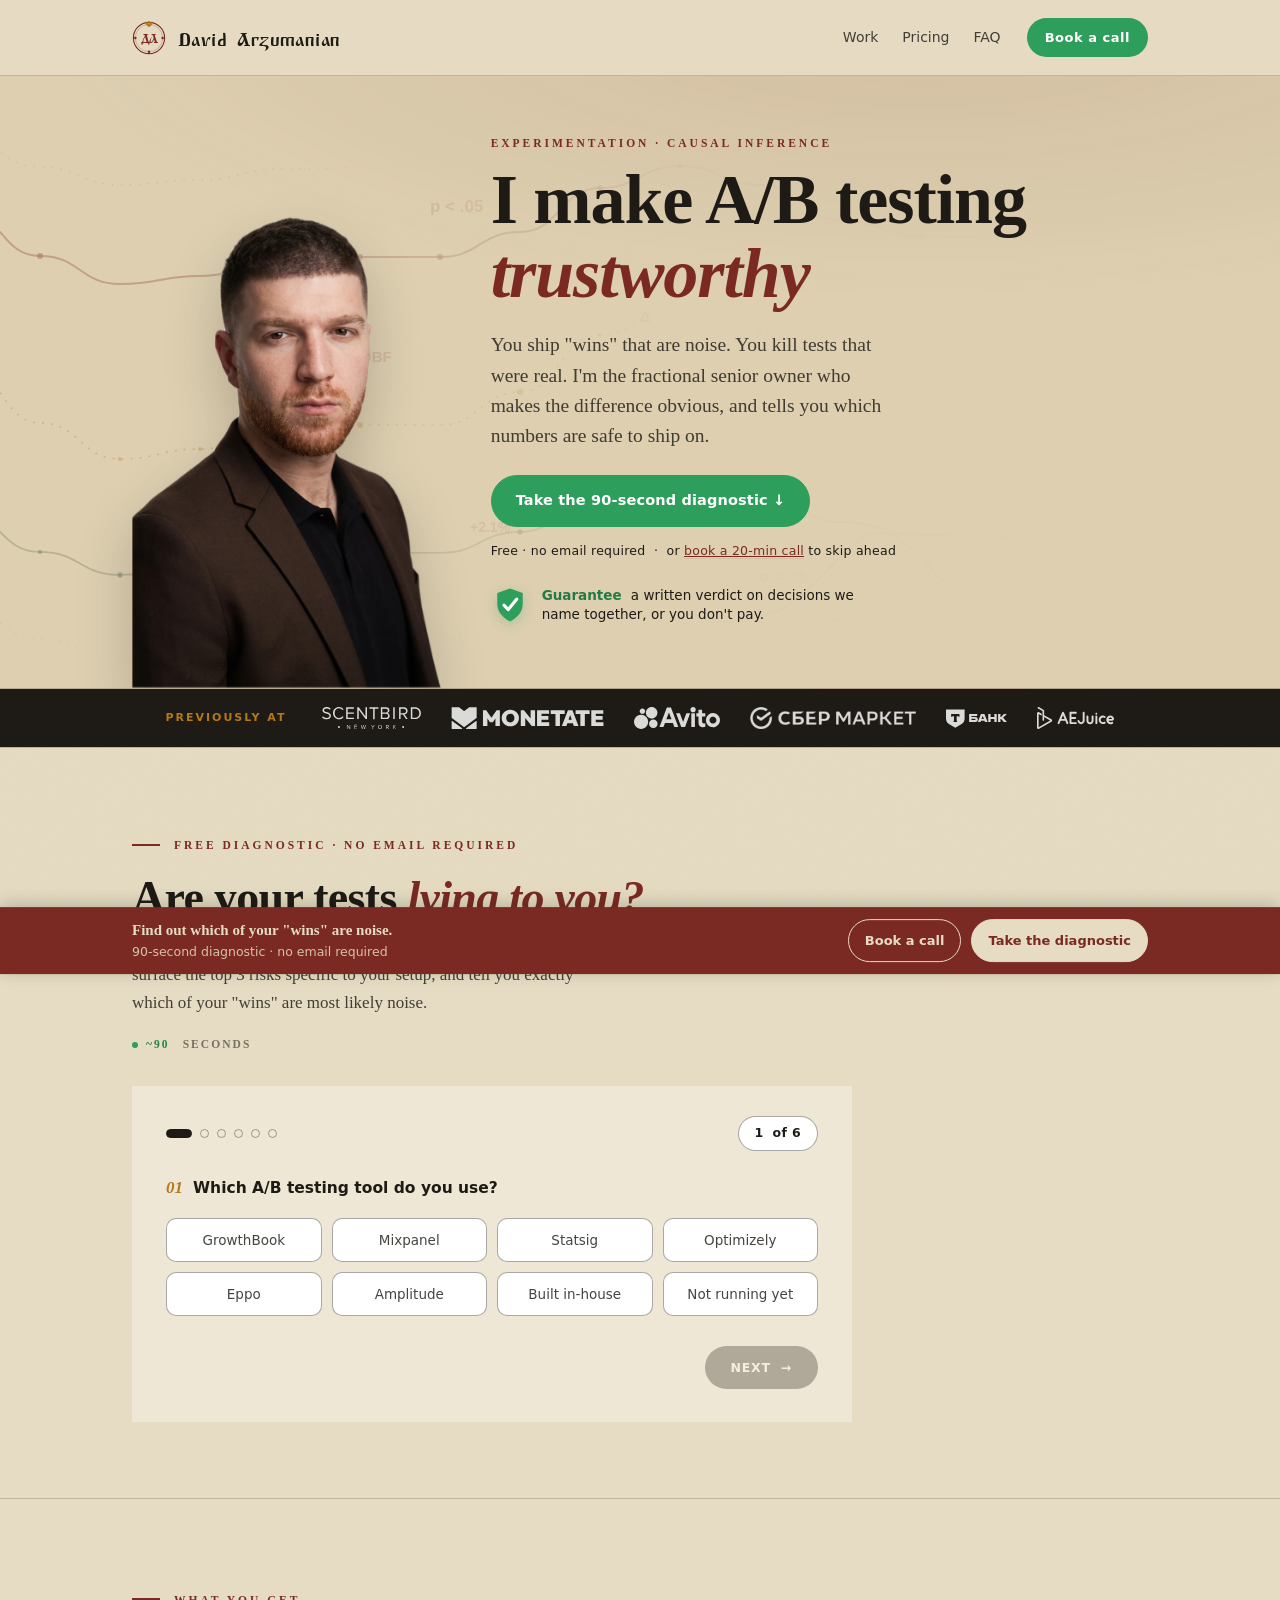
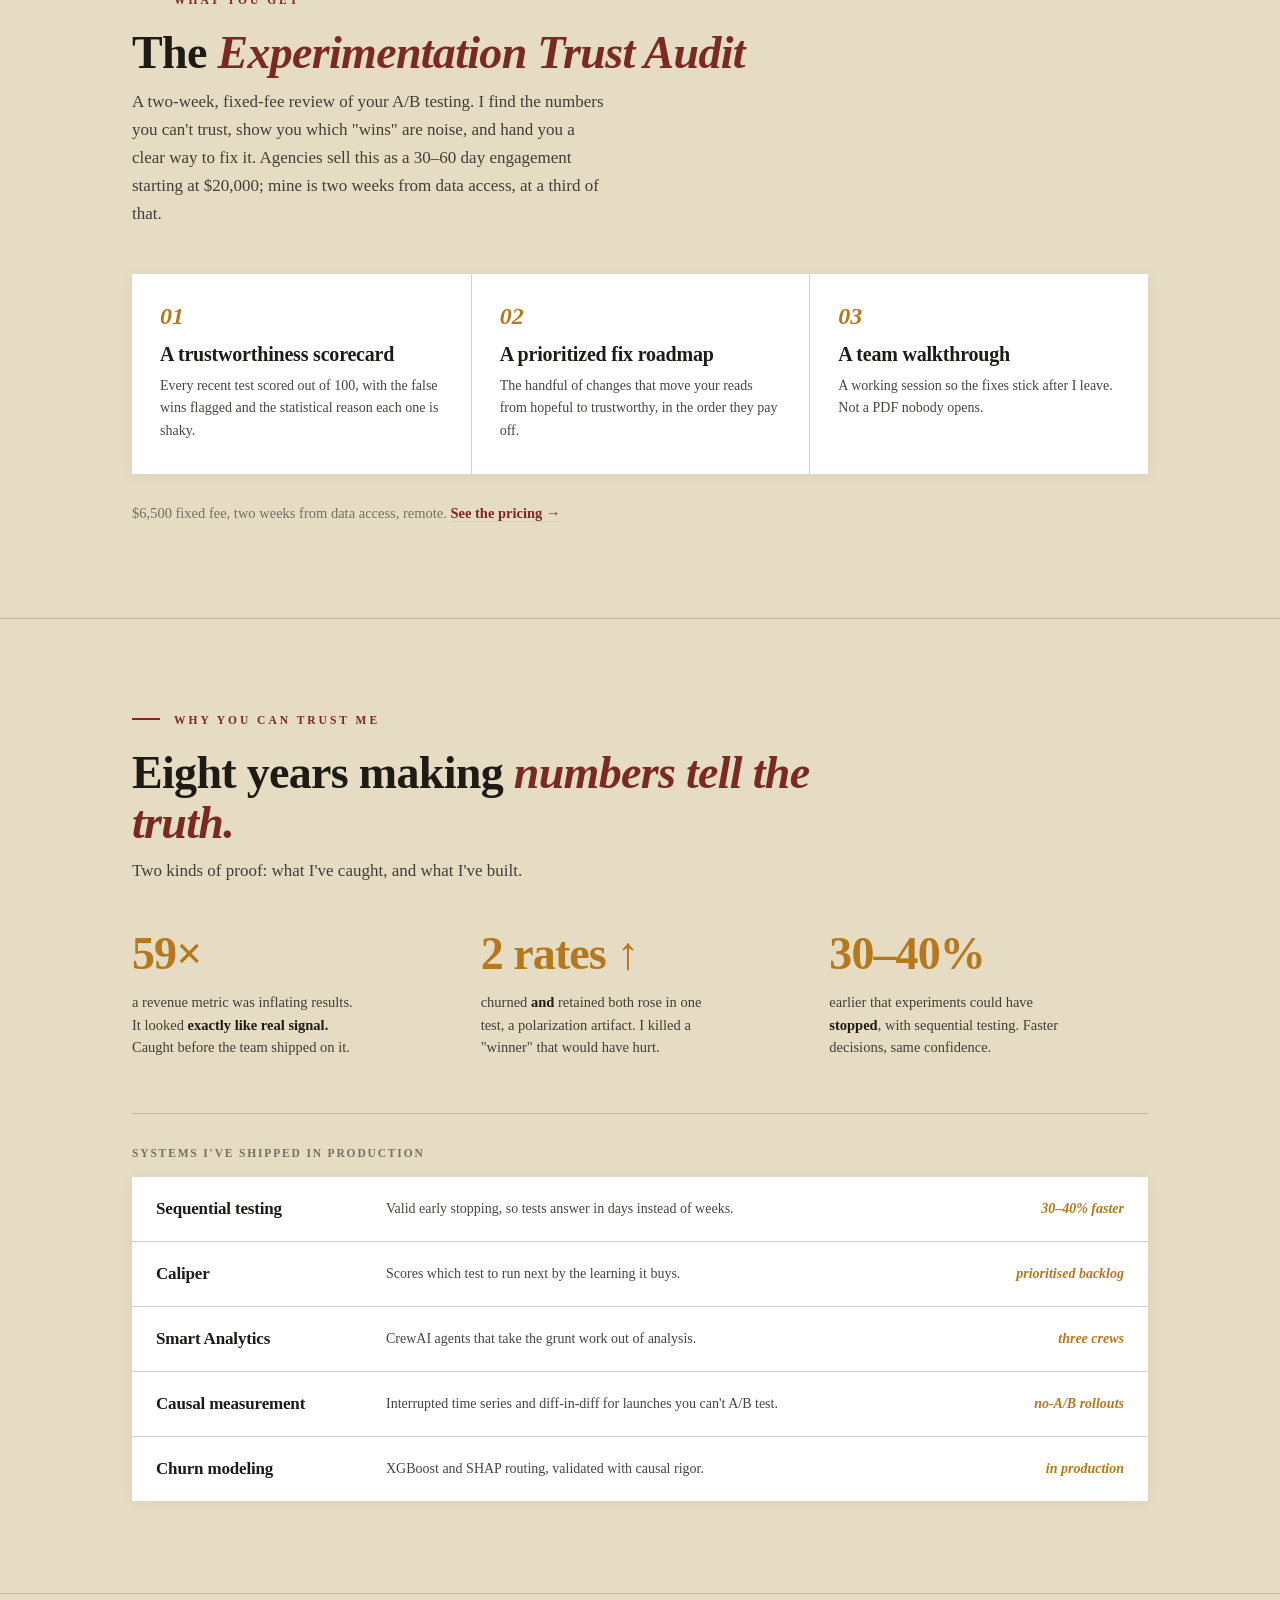
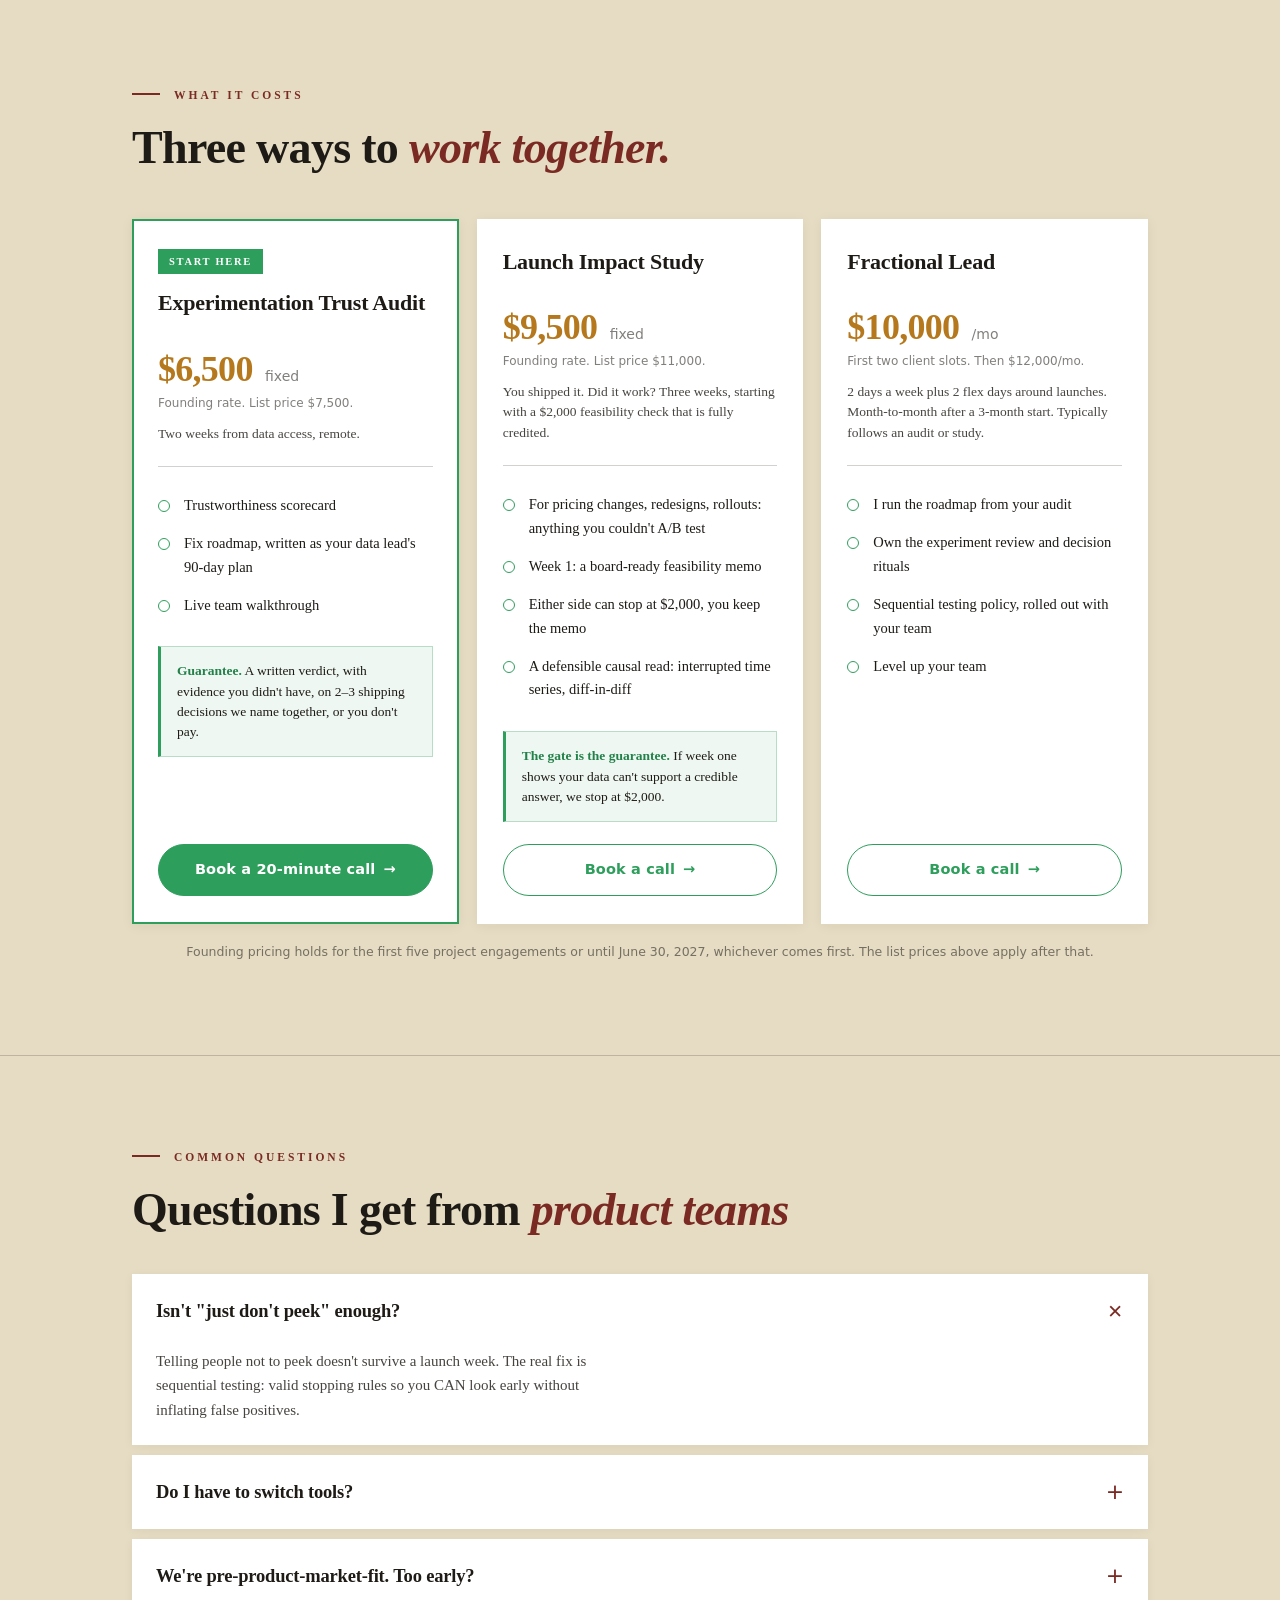
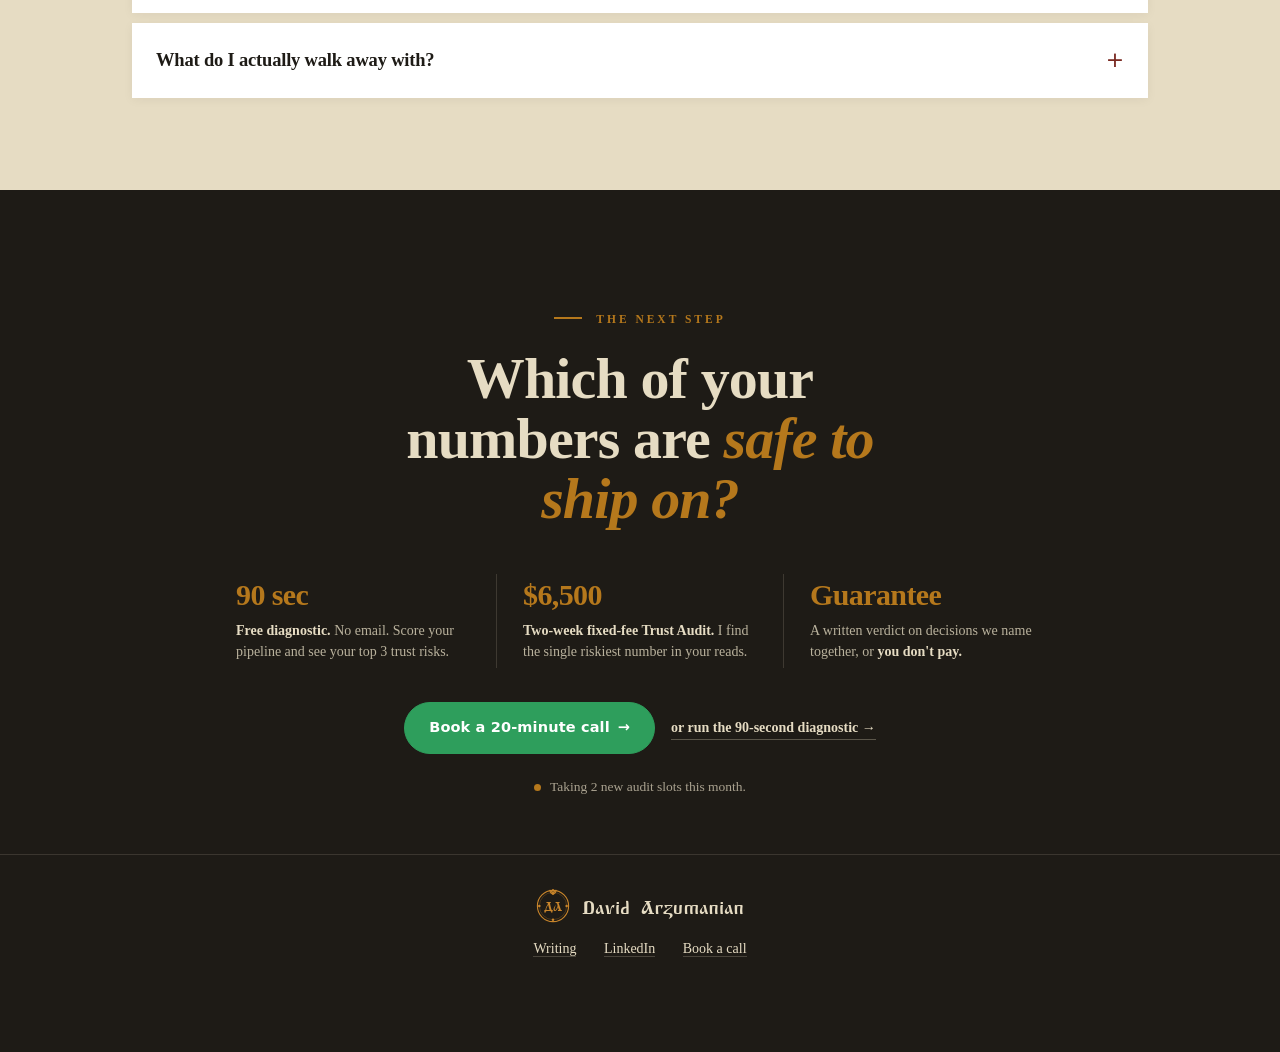
<file: index.html>
<!DOCTYPE html>
<html lang="en">
<head>
<meta charset="UTF-8">
<meta name="viewport" content="width=device-width, initial-scale=1.0">
<meta http-equiv="Content-Security-Policy" content="default-src 'self'; script-src 'self' 'unsafe-inline' https://assets.calendly.com; style-src 'self' 'unsafe-inline' https://fonts.googleapis.com https://assets.calendly.com; font-src 'self' https://fonts.gstatic.com; img-src 'self' data: https://assets.calendly.com; frame-src https://calendly.com https://assets.calendly.com; connect-src 'self' https://calendly.com https://*.calendly.com; base-uri 'self'; form-action 'self'">
<meta name="referrer" content="strict-origin-when-cross-origin">
<title>Experimentation & Causal Inference Lead — David Arzumanian</title>
<meta name="description" content="Fractional experimentation lead. I make A/B testing trustworthy for Seed–Series B product teams. Free 90-second pipeline diagnostic, fixed-fee trust audit, launch impact studies.">
<link rel="canonical" href="https://arzumaniandavid.com/">
<meta name="author" content="David Arzumanian">
<meta name="robots" content="index, follow, max-image-preview:large">
<meta name="keywords" content="fractional experimentation lead, A/B testing consultant, experimentation audit, causal inference, statistical rigor, peeking, sequential testing, Seed Series B">
<!-- Open Graph -->
<meta property="og:type" content="website">
<meta property="og:site_name" content="David Arzumanian">
<meta property="og:url" content="https://arzumaniandavid.com/">
<meta property="og:title" content="I make A/B testing trustworthy">
<meta property="og:description" content="Fractional experimentation and causal-inference lead for Seed–Series B teams. Free 90-second trustworthiness diagnostic, then a fixed-fee trust audit or launch impact study.">
<meta property="og:image" content="https://arzumaniandavid.com/og-image.png">
<meta property="og:image:width" content="1200">
<meta property="og:image:height" content="630">
<meta property="og:image:alt" content="I make A/B testing trustworthy — David Arzumanian, fractional experimentation lead">
<!-- Twitter / X -->
<meta name="twitter:card" content="summary_large_image">
<meta name="twitter:title" content="I make A/B testing trustworthy">
<meta name="twitter:description" content="Fractional experimentation lead for Seed–Series B teams. Free 90-second diagnostic, fixed-fee trust audit, launch impact studies.">
<meta name="twitter:image" content="https://arzumaniandavid.com/og-image.png">
<!-- Structured data -->
<script type="application/ld+json">
{"@context":"https://schema.org","@type":"ProfessionalService","name":"David Arzumanian — Fractional Experimentation Lead","image":"https://arzumaniandavid.com/og-image.png","url":"https://arzumaniandavid.com/","description":"Fractional experimentation and causal-inference lead for Seed–Series B product teams. Makes A/B testing trustworthy: catches false wins, installs statistical rigor, speeds up decisions.","areaServed":"Remote, US time zones","founder":{"@type":"Person","name":"David Arzumanian","jobTitle":"Fractional Experimentation & Causal Inference Lead","url":"https://arzumaniandavid.com/","sameAs":["https://www.linkedin.com/in/dkarzumanian"]},"makesOffer":[{"@type":"Offer","name":"Experimentation Trust Audit","priceCurrency":"USD","price":"6500"},{"@type":"Offer","name":"Launch Impact Study","priceCurrency":"USD","price":"9500"},{"@type":"Offer","name":"Fractional Experimentation Lead","priceCurrency":"USD","price":"10000"}]}
</script>
<link rel="icon" type="image/svg+xml" href="/favicon.svg">
<link rel="icon" type="image/png" sizes="32x32" href="/favicon-32.png">
<link rel="apple-touch-icon" sizes="180x180" href="/apple-touch-icon.png">
<link rel="stylesheet" href="https://assets.calendly.com/assets/external/widget.css">
<link rel="preconnect" href="https://fonts.googleapis.com">
<link rel="preconnect" href="https://fonts.gstatic.com" crossorigin>
<link href="https://fonts.googleapis.com/css2?family=Ruslan+Display&family=PT+Serif:ital,wght@0,400;0,700;1,400;1,700&family=Inter:wght@400;500;600;700;800&display=swap" rel="stylesheet">
<!-- Display face = Ruslan Display (hero H1 + ДА mark only). Swap to Kazimir here when the Adobe kit lands. -->
<!-- ADOBE-FONTS-KIT -->

<style>
  /* Slavic display face for hero H1 + ДА mark — self-hosted (place the file at /fonts/) */
  @font-face{
    font-family:'Cyrillic Old';
    src:url('/fonts/cyrillic-old.woff2') format('woff2'),
        url('/fonts/cyrillic-old.otf') format('opentype');
    font-weight:400;font-style:normal;font-display:swap;
  }
  :root{
    /* ── Natural-dye brand tokens (Phase 1) ───────────────────────── */
    --parchment:#E6DCC3;   /* page bg (flax/linen) */
    --parchment-deep:#DDCFB0;
    --panel:#EFE7D5;       /* card surface */
    --oxblood:#7A2A22;     /* primary accent: CTAs, mark, emphasis */
    --iron:#1E1B16;        /* body text, dark sections */
    --ochre:#B5781C;       /* secondary highlight, big numbers, krin */
    --pine:#36473A;        /* positives: guarantee, ✓ lists */
    --line:rgba(30,27,22,.2);
    --line-strong:rgba(30,27,22,.38);
    --oxblood-soft:rgba(122,42,34,.08);
    /* conversion-CTA green (bright, matches the guarantee shield) — booking/audit buttons only */
    --cta:#2E9E5C; --cta-deep:#23814A; --cta-ink:#FFFFFF; --cta-soft:rgba(46,158,92,.12);

    /* ── Legacy vars remapped onto natural-dye (Phase 4). Default context is LIGHT
         (parchment page, panel cards, oxblood accent); dark bands (.proof, footer)
         re-override these locally below. ── */
    --burgundy:var(--parchment); --burgundy-2:var(--panel); --burgundy-3:var(--parchment-deep);
    --cream:var(--iron); --gold:var(--oxblood);
    --cream-dim:rgba(30,27,22,.82); --cream-meta:rgba(30,27,22,.56); --cream-faint:var(--line); --cream-soft:var(--line-strong);
    --gold-dim:var(--oxblood-soft);
    /* Type system: --display = the distinctive Slavic display face for hero H1 + ДА mark ONLY */
    --display:'Cyrillic Old','Ruslan Display','PT Serif',Georgia,serif;
    --serif:'PT Serif',Georgia,serif; --sans:'Inter',system-ui,sans-serif;
    --ease:cubic-bezier(.22,1,.36,1);
  }
  *{margin:0;padding:0;box-sizing:border-box}
  html{scroll-behavior:smooth}
  body{background:var(--parchment); color:var(--iron); font-family:var(--serif); -webkit-font-smoothing:antialiased; line-height:1.65; overflow-x:hidden;}
  /* paper grain — single inline data-URI, ~5% multiply, fixed (Phase 4) */
  body::before{content:""; position:fixed; inset:0; pointer-events:none; z-index:0; opacity:.05; mix-blend-mode:multiply;
    background-image:url("data:image/svg+xml,%3Csvg xmlns='http://www.w3.org/2000/svg' width='160' height='160'%3E%3Cfilter id='n'%3E%3CfeTurbulence type='fractalNoise' baseFrequency='0.85' numOctaves='2' stitchTiles='stitch'/%3E%3C/filter%3E%3Crect width='100%25' height='100%25' filter='url(%23n)'/%3E%3C/svg%3E");}
  .wrap{max-width:1080px;margin:0 auto;padding:0 32px;position:relative;z-index:2}
  .eyebrow{font-size:11.5px;font-weight:600;letter-spacing:.26em;text-transform:uppercase;color:var(--oxblood)}
  .eyebrow .bar{display:inline-block;width:28px;height:2px;background:var(--oxblood);vertical-align:middle;margin-right:14px;transform:translateY(-2px)}
  .gold{color:var(--gold)}
  .serif{font-family:var(--serif)}
  .sr-only{position:absolute;width:1px;height:1px;padding:0;margin:-1px;overflow:hidden;clip:rect(0 0 0 0);white-space:nowrap;border:0}
  /* pletenka divider: centered ornament between two hairlines (accent only) */
  .ornline{display:flex;align-items:center;justify-content:center;gap:14px;margin:0 auto 30px;color:var(--oxblood)}
  .ornline .l{height:1px;width:56px;background:var(--line-strong)}

  /* ── ДА monogram (one mark: nav · hero · footer) ─────────────────
     ring + krin/pletenka are SVG; the ДА is webfont text layered on top.
     Per-instance ink via --logo-ink / --logo-krin (oxblood on light, ochre on dark). */
  .logo{position:relative;display:inline-block;width:var(--logo,34px);height:var(--logo,34px);flex:none}
  .logo svg{position:absolute;inset:0;width:100%;height:100%}
  .logo__glyph{position:absolute;inset:0;display:flex;align-items:center;justify-content:center;
    font-family:var(--display);font-weight:500;color:var(--logo-ink,#7A2A22);
    font-size:calc(var(--logo,34px) * .40);letter-spacing:-.04em;line-height:1;padding-top:.04em}

  header{position:sticky;top:0;z-index:30;backdrop-filter:blur(8px);background:linear-gradient(var(--burgundy),rgba(30,27,22,.78));border-bottom:1px solid var(--cream-faint)}
  .nav{max-width:1080px;margin:0 auto;padding:18px 32px;display:flex;align-items:center;justify-content:space-between}
  .mark{display:flex;align-items:center;gap:12px;font-family:var(--display);font-weight:400;font-size:20px;letter-spacing:.02em}
  .nav-right{display:flex;align-items:center;gap:26px}
  .nav-links{display:flex;align-items:center;gap:24px}
  .nav-links a{font-family:var(--sans);font-size:14px;font-weight:500;color:var(--iron);opacity:.82;text-decoration:none;transition:opacity .2s ease, color .2s ease}
  .nav-links a:hover{opacity:1;color:var(--oxblood)}
  .nav a.cta-mini{font-family:var(--sans);font-size:13px;font-weight:600;letter-spacing:.04em;color:var(--cta-ink);background:var(--cta);padding:9px 18px;border-radius:999px;text-decoration:none;transition:transform .2s ease, box-shadow .2s ease}
  .nav a.cta-mini:hover{transform:translateY(-1px);box-shadow:0 6px 22px rgba(46,158,92,.32)}

  /* hero — portrait + motif at LEFT, copy at right (mirrored revision).
     DOM keeps copy first so mobile stacks copy -> portrait; desktop flips via explicit grid placement. */
  .hero{padding:52px 0 0;position:relative;z-index:1}
  .hero-grid{display:grid;grid-template-columns:.8fr 1.62fr;gap:34px;align-items:stretch;min-height:540px}
  .hero-copy{text-align:left;align-self:center;padding:6px 0 56px;grid-column:2;grid-row:1}
  .hero h1{font-family:var(--serif);font-weight:700;font-size:clamp(40px,6.2vw,70px);line-height:1.05;letter-spacing:-.015em;margin:10px 0 4px}
  .hero h1 em{font-style:italic;color:var(--oxblood);display:block}
  .hero .lead{font-size:clamp(17px,1.6vw,19.5px);max-width:42ch;margin:20px 0 24px;color:var(--cream-dim);font-weight:400;line-height:1.55}
  .hero .lead b{color:var(--iron);font-weight:600}
  .hero .ornline{justify-content:flex-start;margin:0 0 24px}
  .cta-row{display:flex;flex-wrap:wrap;gap:14px;margin:0;justify-content:flex-start}
  /* portrait at left — cutout over an abstract data-flow backdrop, grounded by a base shadow (no frame) */
  .hero-portrait{position:relative;align-self:end;display:flex;justify-content:center;align-items:flex-end;grid-column:1;grid-row:1}
  /* analytical motif spanning the hero — faint behind the text (right), fading IN toward the portrait (left);
     soft top/bottom fade so it dissolves into the band (no hard edges) */
  .hero-art{position:absolute;inset:0;width:100%;height:100%;z-index:0;pointer-events:none;opacity:.5;
    -webkit-mask-image:linear-gradient(to left, transparent 16%, rgba(0,0,0,.10) 46%, #000 80%), linear-gradient(to bottom, transparent 0%, #000 18%, #000 82%, transparent 100%);
    -webkit-mask-composite:source-in;
    mask-image:linear-gradient(to left, transparent 16%, rgba(0,0,0,.10) 46%, #000 80%), linear-gradient(to bottom, transparent 0%, #000 18%, #000 82%, transparent 100%);
    mask-composite:intersect}
  .hero-portrait picture{position:relative;z-index:1;display:block}
  .hero-portrait img{display:block;width:100%;max-width:380px;height:auto;filter:drop-shadow(0 24px 26px rgba(30,27,22,.22))}
  /* rounded buttons (revision: rounded reads friendlier than square) */
  .btn{display:inline-flex;align-items:center;gap:8px;font-family:var(--sans);font-weight:600;font-size:14.5px;letter-spacing:.01em;text-decoration:none;padding:13px 24px;border:1.5px solid var(--cta);border-radius:999px;transition:transform .2s ease, box-shadow .2s ease, background .2s ease}
  .btn-primary{background:var(--cta);color:var(--cta-ink)}
  .btn-primary:hover{transform:translateY(-2px);background:var(--cta-deep);box-shadow:0 10px 28px rgba(46,158,92,.32)}
  .btn-ghost{background:transparent;color:var(--cta)}
  .btn-ghost:hover{background:var(--cta-soft)}
  /* hero microcopy + risk-reversal guarantee badge */
  .micro{font-family:var(--sans);font-size:12.5px;letter-spacing:.02em;color:var(--iron);opacity:.66;margin-top:14px}
  .micro a{color:var(--oxblood);border-bottom:1px solid var(--oxblood-soft)}
  .micro a:hover{border-color:var(--oxblood)}
  /* risk-reversal guarantee — a simple green shield "seal" beside the copy (positive vibe) */
  .guarantee{display:inline-flex;align-items:center;gap:13px;margin-top:24px;font-family:var(--sans);font-size:13.5px;line-height:1.42;color:var(--iron);max-width:46ch}
  .guarantee .shield{flex:none;width:38px;height:38px;display:grid;place-items:center;filter:drop-shadow(0 3px 6px rgba(46,158,92,.30))}
  .guarantee .shield svg{width:38px;height:38px;display:block}
  .guarantee .guarantee-txt b{color:#247A45;font-weight:700;margin-right:5px}
  /* "previously at" logo strip — companies David has worked for, one line on the dark band */
  .proofstrip{background:var(--iron);color:var(--parchment);padding:18px 0;position:relative;z-index:1}
  .proofstrip .wrap{max-width:1240px;display:flex;flex-wrap:nowrap;gap:0 30px;align-items:center;justify-content:center}
  .pl-label{font-family:var(--sans);font-size:11px;font-weight:600;letter-spacing:.18em;text-transform:uppercase;color:var(--ochre);white-space:nowrap;margin-right:6px}
  .pl-logo{height:22px;width:auto;flex:none;filter:brightness(0) invert(1);opacity:.84}
  .pl-wordmark{font-family:var(--serif);font-size:19px;font-weight:700;color:rgba(230,220,195,.86);letter-spacing:.005em;white-space:nowrap}
  /* sticky CTA bar — slides up after ~620px; ghost text MUST stay parchment */
  .stickybar{position:fixed;left:0;right:0;bottom:0;z-index:60;background:var(--oxblood);color:var(--parchment);box-shadow:0 -3px 16px rgba(30,27,22,.22);transform:translateY(110%);transition:transform .3s ease}
  .stickybar.show{transform:translateY(0)}
  .stickybar .wrap{display:flex;align-items:center;justify-content:space-between;gap:14px;padding-top:11px;padding-bottom:11px}
  .stickybar .msg{font-family:var(--serif);font-size:15px;font-weight:700;color:var(--parchment)}
  .stickybar .msg span{font-family:var(--sans);font-weight:400;font-size:12.5px;opacity:.85;display:block}
  .stickybar .acts{display:flex;gap:10px;flex:none}
  .stickybar .acts a{font-family:var(--sans);font-size:13px;font-weight:600;padding:10px 16px;border-radius:999px;border:1.5px solid var(--parchment);color:var(--parchment);white-space:nowrap;text-decoration:none}
  .stickybar .acts a.solid{background:var(--parchment);color:var(--oxblood)}
  .avail{font-size:13.5px;color:var(--cream-dim);letter-spacing:.02em}
  .avail .dot{display:inline-block;width:7px;height:7px;border-radius:50%;background:var(--oxblood);margin-right:9px;box-shadow:0 0 0 0 rgba(122,42,34,.6);animation:pulse 2.6s infinite}
  @keyframes pulse{0%{box-shadow:0 0 0 0 rgba(122,42,34,.5)}70%{box-shadow:0 0 0 8px rgba(122,42,34,0)}100%{box-shadow:0 0 0 0 rgba(122,42,34,0)}}

  /* DIAGNOSTIC */
  .diagnostic{padding:88px 0 76px;border-top:1px solid var(--cream-faint);position:relative}
  .diag-meta{margin-top:18px;display:inline-flex;align-items:center;gap:16px;font-size:11.5px;letter-spacing:.18em;text-transform:uppercase;color:var(--cream-meta);font-weight:600}
  .diag-meta span{display:inline-flex;align-items:center;gap:8px}
  .diag-meta span::before{content:"";display:inline-block;width:6px;height:6px;border-radius:50%;background:var(--cta)}
  .diag-meta strong{color:var(--cta-deep);font-weight:700}
  /* de-chromed: no border, no shadow — the panel bg vs page bg carries the edge. Focused width, left-aligned under the heading. */
  .diag-panel{margin-top:30px;max-width:720px;background:var(--burgundy-2);border:0;border-radius:0;padding:30px 34px 30px;box-shadow:none;scroll-margin-top:96px}

  /* ── Step wizard: one question at a time. Steps are grid-stacked so the card is always
       as tall as the tallest step (zero layout shift between steps). ── */
  .diag-wiz-top{display:flex;align-items:center;justify-content:space-between;gap:16px;margin-bottom:26px}
  .diag-dots{display:flex;align-items:center;gap:8px}
  .diag-dot{width:9px;height:9px;border-radius:999px;background:transparent;border:1.5px solid var(--line-strong);transition:width .25s var(--ease),background .25s ease,border-color .25s ease}
  .diag-dot.is-done{background:var(--iron);border-color:var(--iron)}
  .diag-dot.is-current{width:26px;background:var(--iron);border-color:var(--iron)}
  /* step badge: rounded capsule pill ("1 of 5") */
  .diag-shield{display:inline-flex;align-items:center;background:#fff;border:1px solid var(--line-strong);border-radius:999px;padding:6px 16px;font-family:var(--sans);font-size:12.5px;font-weight:600;letter-spacing:.03em;color:var(--iron)}
  .diag-shield b{color:var(--iron);font-weight:700;margin-right:4px}

  .diag-q-label{font-family:var(--sans);font-size:15.5px;font-weight:600;color:var(--cream);margin-bottom:18px;line-height:1.35}
  .diag-q-label .num{color:var(--ochre);font-family:var(--serif);font-style:italic;font-weight:700;margin-right:10px;font-size:17px}

  .diag-steps{display:grid}
  .diag-wstep{grid-area:1 / 1;align-self:start;opacity:0;visibility:hidden;pointer-events:none;transition:opacity .28s var(--ease)}
  .diag-wstep.is-active{opacity:1;visibility:visible;pointer-events:auto}

  /* one unified option family: rounded, white fill; selected = black */
  .diag-options{display:flex;flex-wrap:wrap;gap:10px}
  .diag-opt{background:#fff;border:1px solid var(--line-strong);color:var(--cream-dim);padding:13px 14px;border-radius:10px;font-family:var(--sans);font-size:13.5px;font-weight:500;cursor:pointer;text-align:center;transition:background .15s ease,color .15s ease,border-color .15s ease,box-shadow .15s ease}
  .diag-opt:hover{border-color:var(--iron);color:var(--cream);box-shadow:0 2px 10px rgba(30,27,22,.08)}
  .diag-opt.is-selected{background:var(--iron);color:#fff;border-color:var(--iron);font-weight:600}
  .diag-opt:focus-visible{outline:2px solid var(--iron);outline-offset:2px}
  /* Q1 tool: 4-col grid */
  .diag-grid{display:grid;grid-template-columns:repeat(4,1fr);gap:10px}
  /* Q3/Q4/Q5: equal-width row of rounded chips */
  .diag-seg{display:flex;flex-wrap:wrap;gap:10px}
  .diag-seg .diag-opt{flex:1;min-width:0;white-space:nowrap}
  .diag-help{font-family:var(--sans);font-size:12px;color:rgba(30,27,22,.66);line-height:1.45;margin-top:14px}
  /* Q2 volume: big ochre readout + slim slider + steppers */
  .diag-vol-val{font-family:var(--serif);font-style:italic;font-weight:700;color:var(--ochre);font-size:34px;letter-spacing:-.02em;line-height:1}
  .diag-vol-val small{font-family:var(--sans);font-style:normal;font-size:13px;font-weight:500;color:var(--cream-meta);margin-left:8px;letter-spacing:0}
  .diag-vol-row{display:flex;align-items:center;gap:14px;margin-top:18px}
  .diag-step{width:44px;height:44px;flex:none;border:1px solid var(--line-strong);background:#fff;color:var(--cream);font-size:19px;line-height:1;cursor:pointer;display:grid;place-items:center;font-family:var(--sans);border-radius:9px;transition:border-color .15s ease,color .15s ease}
  .diag-step:hover{border-color:var(--iron);color:var(--iron)}
  .diag-step:focus-visible{outline:2px solid var(--iron);outline-offset:2px}
  .diag-slider{flex:1;-webkit-appearance:none;appearance:none;height:4px;background:var(--cream-faint);outline:none;cursor:pointer;border-radius:999px}
  .diag-slider::-webkit-slider-thumb{-webkit-appearance:none;appearance:none;width:18px;height:18px;border-radius:50%;background:var(--iron);border:3px solid var(--panel);cursor:pointer}
  .diag-slider::-moz-range-thumb{width:18px;height:18px;border-radius:50%;background:var(--iron);border:3px solid var(--panel);cursor:pointer}
  .diag-slider:focus-visible{outline:2px solid var(--iron);outline-offset:4px}
  /* nav: back (left) + next/score (right). min-height keeps the row from jumping step to step. */
  .diag-wiz-nav{display:flex;align-items:center;gap:14px;margin-top:28px;min-height:48px}
  .diag-back{font-family:var(--sans);font-size:12.5px;font-weight:600;letter-spacing:.04em;color:var(--cream-meta);background:transparent;border:0;cursor:pointer;display:inline-flex;align-items:center;gap:8px;padding:8px 4px}
  .diag-back:hover{color:var(--iron)}
  .diag-back[hidden]{display:none}
  .diag-next,.diag-submit{margin-left:auto;background:var(--iron);color:#fff;font-family:var(--sans);font-size:12.5px;font-weight:700;letter-spacing:.06em;text-transform:uppercase;padding:14px 26px;border:0;border-radius:999px;cursor:pointer;display:inline-flex;align-items:center;justify-content:center;gap:10px;transition:background .2s ease,transform .2s ease,box-shadow .2s ease}
  .diag-next:hover:not(:disabled),.diag-submit:hover:not(:disabled){transform:translateY(-1px);background:#000;box-shadow:0 10px 26px rgba(30,27,22,.28)}
  .diag-next:disabled,.diag-submit:disabled{opacity:.3;cursor:not-allowed}
  .diag-next[hidden],.diag-submit[hidden]{display:none}
  /* answer recap shown after scoring */
  .diag-recap{display:flex;align-items:center;gap:12px;flex-wrap:wrap;font-family:var(--sans);font-size:12.5px;color:var(--cream-dim);padding-bottom:22px;margin-bottom:22px;border-bottom:1px solid var(--cream-faint)}
  .diag-recap[hidden]{display:none}
  .diag-recap-text b{color:var(--cream);font-weight:600}
  .diag-recap-edit{font-family:var(--sans);font-size:10.5px;font-weight:700;letter-spacing:.12em;text-transform:uppercase;background:transparent;border:0;border-bottom:1px solid var(--line-strong);color:var(--cream-meta);cursor:pointer;padding:2px 0;margin-left:auto}
  .diag-recap-edit:hover{color:var(--iron);border-color:var(--iron)}
  /* scored: collapse the wizard, reveal the result in the reserved space */
  .diag-panel.is-scored .diag-wiz-top,
  .diag-panel.is-scored .diag-steps,
  .diag-panel.is-scored .diag-wiz-nav{display:none}
  .diag-result{margin-top:0;background:none;border:0;border-radius:0;padding:0;box-shadow:none;display:none;animation:fadeUp .5s var(--ease) backwards}
  .diag-result.is-shown{display:block}
  @keyframes fadeUp{from{opacity:0;transform:translateY(14px)}to{opacity:1;transform:none}}
  .diag-result-head{text-align:center;padding-bottom:18px;margin-bottom:18px;border-bottom:1px solid var(--cream-faint)}
  .diag-result-head:focus{outline:none}
  .diag-result-eyebrow{font-size:11px;font-weight:700;letter-spacing:.26em;text-transform:uppercase;color:var(--gold);margin-bottom:12px}
  .diag-score-display{display:inline-flex;align-items:baseline;gap:8px;font-family:var(--serif);font-style:italic;font-weight:700}
  .diag-score-num{font-size:clamp(56px,8vw,80px);color:var(--gold);letter-spacing:-.04em;line-height:1}
  .diag-score-out{font-size:24px;color:var(--cream-meta);font-style:italic}
  .diag-verdict{margin-top:12px;font-family:var(--serif);font-size:16.5px;color:var(--cream);line-height:1.45;max-width:54ch;margin-left:auto;margin-right:auto}
  /* show-more toggle to unfold the detailed risks (keeps the default card compact) */
  .diag-more-wrap{text-align:center}
  .diag-more{display:inline-flex;align-items:center;gap:8px;font-family:var(--sans);font-size:11.5px;font-weight:700;letter-spacing:.1em;text-transform:uppercase;color:var(--cream-dim);background:transparent;border:0;cursor:pointer;padding:8px 10px}
  .diag-more:hover{color:var(--iron)}
  .diag-more .chev{display:inline-block;transition:transform .25s var(--ease);font-size:13px}
  .diag-more[aria-expanded="true"] .chev{transform:rotate(180deg)}
  .diag-risks{margin-top:14px}
  .diag-risks[hidden]{display:none}
  /* verdict tag: rounded pill (shape only); colour + tint set per score band by JS to match the score number */
  .diag-verdict-tag{display:inline-block;font-family:var(--sans);font-size:11px;font-weight:700;letter-spacing:.18em;text-transform:uppercase;padding:6px 16px;border-radius:999px;margin-bottom:8px}
  .diag-risks-label{font-size:11px;font-weight:700;letter-spacing:.26em;text-transform:uppercase;color:var(--gold);margin-bottom:18px}
  .diag-risk{padding:16px 0 18px 36px;position:relative;border-bottom:1px solid var(--cream-faint)}
  .diag-risk:last-child{border-bottom:0;padding-bottom:6px}
  .diag-risk-num{position:absolute;left:0;top:14px;font-family:var(--serif);font-style:italic;font-weight:700;font-size:24px;color:var(--gold);letter-spacing:-.02em;line-height:1}
  .diag-risk-title{font-family:var(--serif);font-size:17px;font-weight:700;color:var(--cream);margin-bottom:6px;line-height:1.3}
  .diag-risk-desc{font-size:14px;line-height:1.65;color:var(--cream-dim)}
  .diag-risk-desc em{color:var(--gold);font-style:italic}
  .diag-risk-desc strong{color:var(--cream);font-weight:600}
  .diag-cta{margin-top:28px;padding-top:24px;border-top:1px solid var(--cream-faint);text-align:center}
  .diag-cta-headline{font-family:var(--serif);font-size:20px;font-weight:700;color:var(--cream);margin-bottom:16px;letter-spacing:-.01em}
  .diag-cta-headline em{font-style:italic;color:var(--gold)}
  .diag-study-link{display:inline-block;margin-top:16px;font-family:var(--sans);font-size:13px;font-weight:600;color:var(--oxblood);text-decoration:none;border-bottom:1px solid var(--gold-dim)}
  .diag-study-link:hover{border-color:var(--oxblood)}
  .diag-study-link[hidden]{display:none}
  .diag-cta-row{display:inline-flex;gap:12px;flex-wrap:wrap;justify-content:center}
  .diag-cta-row .btn-primary,.diag-cta-row .btn-ghost{padding:13px 22px;font-size:13px}

  /* ════════════════ SHOWCASE — FLIP CARDS ════════════════ */
  .showcase{padding:88px 0 64px;position:relative;border-top:1px solid var(--cream-faint);overflow:hidden}
  .showcase-head{margin-bottom:8px}
  .showcase-sub{color:var(--cream-dim);max-width:62ch;font-size:16.5px;margin-top:8px}
  .showcase-sub b{color:var(--cream);font-weight:600}
  .showcase-hint{margin-top:18px;font-size:11.5px;letter-spacing:.14em;text-transform:uppercase;color:var(--cream-meta);display:inline-flex;align-items:center;gap:14px;font-weight:600}
  .showcase-hint::before{content:"";display:inline-block;width:22px;height:1px;background:var(--cream-meta)}
  .showcase-hint b{color:var(--gold);font-weight:700}

  .showcase-track-wrap{position:relative;margin-top:36px}
  .showcase-track{
    display:flex;gap:24px;
    padding:60px calc(50% - 360px) 80px;
    overflow-x:auto;overflow-y:hidden;
    scrollbar-width:none;-ms-overflow-style:none;
    cursor:grab;user-select:none;
    perspective:2000px;  /* 3D space for flips */
  }
  .showcase-track::-webkit-scrollbar{display:none}
  .showcase-track.is-dragging{cursor:grabbing}

  .showcase-arrow{position:absolute;top:50%;transform:translateY(-50%);z-index:6;width:48px;height:48px;border-radius:50%;background:var(--gold);border:0;color:var(--burgundy);font-family:var(--serif);font-size:20px;font-weight:700;display:grid;place-items:center;cursor:pointer;box-shadow:0 8px 24px rgba(0,0,0,.32);transition:transform .2s ease, opacity .25s ease, box-shadow .2s ease}
  .showcase-arrow:hover:not(:disabled){transform:translateY(-50%) scale(1.08);box-shadow:0 12px 32px rgba(122,42,34,.42)}
  .showcase-arrow:disabled{opacity:.18;cursor:not-allowed;pointer-events:none}
  .showcase-arrow-prev{left:18px}
  .showcase-arrow-next{right:18px}

  /* The card is just an outer frame for layout/magnification */
  .proj-card{
    flex:0 0 720px; width:720px;
    min-height:480px;
    background:transparent; border:0; padding:0;
    transform-origin:center;
    will-change:transform, opacity;
    position:relative;
    perspective:2000px;
  }

  /* The inner element is what flips */
  .proj-card-inner{
    position:relative;
    width:100%;
    height:100%;
    min-height:480px;
    display:grid;                 /* stack both faces in one cell → card grows to fit the taller face */
    transform-style:preserve-3d;
    transition:transform .85s cubic-bezier(.22,1,.36,1);
  }
  .proj-card.is-flipped .proj-card-inner{
    transform:rotateY(180deg);
  }

  /* Both faces share base styling — grid-stacked (not absolute) so content can never overflow the border */
  .proj-card-front, .proj-card-back{
    grid-area:1 / 1;
    position:relative;
    width:100%; min-height:480px;
    background:var(--burgundy-2);
    border:1.5px solid var(--cream-soft);
    border-radius:0;
    box-shadow:0 14px 36px rgba(0,0,0,.30);
    -webkit-backface-visibility:hidden;
    backface-visibility:hidden;
    transition:border-color .35s ease, box-shadow .35s ease;
  }
  .proj-card.is-active .proj-card-front,
  .proj-card.is-active .proj-card-back{
    border-color:rgba(122,42,34,.42);
    box-shadow:0 22px 56px rgba(0,0,0,.40), 0 0 0 1px rgba(122,42,34,.22);
  }
  .proj-card-back{transform:rotateY(180deg)}

  /* folio in corner — appears on both faces */
  .proj-card-front::after,
  .proj-card-back::after{
    content:attr(data-roman);
    position:absolute; top:18px; right:24px;
    font-family:var(--serif); font-style:italic; font-weight:700;
    font-size:26px; color:var(--gold); opacity:.32;
    letter-spacing:-.02em; transition:opacity .35s ease;
    pointer-events:none;
  }
  .proj-card.is-active .proj-card-front::after,
  .proj-card.is-active .proj-card-back::after{opacity:.6}

  /* ─── FRONT (simplified) ─── */
  .proj-card-front{
    padding:36px 36px 30px;
    display:flex; flex-direction:column; gap:18px;
    cursor:pointer;
  }
  .proj-front-tag{
    font-size:11.5px; font-weight:700; letter-spacing:.26em;
    text-transform:uppercase; color:var(--gold);
    display:inline-flex; align-items:center; gap:12px; line-height:1.4;
  }
  .proj-front-tag::before{content:"";display:inline-block;width:22px;height:2px;background:var(--gold);flex-shrink:0}
  .proj-front-title{
    font-family:var(--serif); font-weight:700;
    font-size:32px; line-height:1.1; letter-spacing:-.015em;
    color:var(--cream); margin-top:4px;
    max-width:18ch;
  }
  .proj-front-title em{font-style:italic; color:var(--oxblood); font-weight:700}

  .proj-front-bignum{
    margin:auto 0;
    padding:26px 24px;
    background:rgba(122,42,34,.08);
    border:1px solid rgba(122,42,34,.22);
    border-radius:0;
    text-align:center;
  }
  .proj-front-bignum-v{
    font-family:var(--serif); font-style:normal; font-weight:600;
    font-size:38px; color:var(--gold);
    line-height:1.1; letter-spacing:-.025em;
    max-width:18ch; margin:0 auto;
  }
  .proj-front-bignum-k{
    margin-top:8px;
    font-family:var(--sans); font-size:10.5px; font-weight:600;
    letter-spacing:.22em; text-transform:uppercase;
    color:var(--cream-meta);
  }
  .proj-front-bignum-sub{
    margin-top:16px; padding-top:14px;
    border-top:1px solid rgba(122,42,34,.22);
    font-family:var(--sans); font-size:12.5px; font-weight:500;
    color:var(--cream-dim); line-height:1.45;
    letter-spacing:.02em;
  }
  .proj-front-bignum-sub b{color:var(--gold); font-weight:700}

  .proj-front-oneliner{
    font-family:var(--serif); font-size:17px; line-height:1.45;
    color:var(--cream-dim); font-style:italic;
    max-width:46ch;
  }
  .proj-front-oneliner b{color:var(--cream); font-weight:500; font-style:normal}

  .proj-flip-hint{
    margin-top:auto;
    padding-top:14px;
    border-top:1px solid var(--cream-faint);
    display:flex; justify-content:space-between; align-items:center;
  }
  .proj-flip-hint-text{
    font-family:var(--sans); font-size:11px; font-weight:700;
    letter-spacing:.18em; text-transform:uppercase;
    color:var(--gold);
    display:inline-flex; align-items:center; gap:10px;
  }
  .proj-flip-hint-text .flip-icon{
    display:inline-grid; place-items:center;
    width:24px; height:24px; border-radius:50%;
    border:1.5px solid var(--gold);
    font-size:13px;
  }
  .proj-flip-hint-roman{
    font-family:var(--serif); font-style:italic;
    font-size:13px; color:var(--cream-meta);
    letter-spacing:-.01em;
  }

  /* ─── BACK (details + interactive) ─── */
  .proj-card-back{
    padding:28px;
    display:grid; grid-template-columns:320px 1fr; gap:24px;
  }
  .proj-card-back-arrow{
    position:absolute; top:18px; left:22px;
    background:transparent; border:0; padding:6px 10px 6px 6px;
    color:var(--gold); font-family:var(--sans);
    font-size:11px; font-weight:700;
    letter-spacing:.16em; text-transform:uppercase;
    cursor:pointer;
    display:inline-flex; align-items:center; gap:8px;
    border-radius:0;
    transition:color .2s, background .2s;
    z-index:3;
  }
  .proj-card-back-arrow:hover{color:var(--cream); background:rgba(30,27,22,.05)}
  .proj-card-back-arrow .arrow{font-size:14px}

  /* hint at bottom of back face — teaches "second click flips back" */
  .proj-card-back-hint{
    position:absolute; bottom:14px; right:28px;
    font-family:var(--sans); font-size:9.5px; font-weight:600;
    letter-spacing:.18em; text-transform:uppercase;
    color:var(--cream-meta);
    pointer-events:none;
    opacity:0;
    transition:opacity .4s ease;
    z-index:2;
  }
  .proj-card.is-flipped .proj-card-back-hint{
    opacity:.7;
    transition-delay:.5s;
  }

  /* teaching flip animation — slightly faster transition for the demo */
  .proj-card.is-teaching .proj-card-inner{
    transition:transform .65s cubic-bezier(.22,1,.36,1);
  }

  .proj-content{display:flex; flex-direction:column; gap:14px; padding:24px 0 0 6px}
  .proj-tag{font-size:11px; font-weight:700; letter-spacing:.26em; text-transform:uppercase; color:var(--gold); display:inline-flex; align-items:center; gap:12px; line-height:1.4}
  .proj-tag::before{content:""; display:inline-block; width:22px; height:2px; background:var(--gold); flex-shrink:0}
  .proj-title{font-family:var(--serif); font-weight:700; font-size:24px; line-height:1.12; letter-spacing:-.015em; color:var(--cream); margin-top:2px}
  .proj-title em{font-style:italic; color:var(--gold); font-weight:500}
  .proj-desc{font-size:13.5px; line-height:1.6; color:var(--cream-dim); margin-top:4px}
  .proj-desc em{color:var(--gold); font-style:italic; font-weight:500}
  .proj-metrics{display:grid; grid-template-columns:1fr 1fr; gap:8px; margin-top:auto; padding-top:14px; border-top:1px solid var(--cream-faint)}
  .proj-metric{background:rgba(30,27,22,.04); border-left:2px solid var(--gold); padding:8px 11px}
  .proj-metric .v{font-family:var(--serif); font-weight:700; font-size:18px; color:var(--gold); line-height:1; letter-spacing:-.02em}
  .proj-metric .k{font-size:9.5px; letter-spacing:.16em; text-transform:uppercase; color:var(--cream-meta); margin-top:4px; font-weight:600}
  .proj-foot{padding-top:14px}
  .proj-cta{display:inline-flex; align-items:center; gap:10px; font-family:var(--sans); font-size:11.5px; font-weight:700; letter-spacing:.06em; text-transform:uppercase; color:var(--burgundy); text-decoration:none; padding:10px 18px; background:var(--gold); border-radius:999px; transition:transform .2s ease, gap .2s ease, box-shadow .2s ease}
  .proj-cta:hover{transform:translateY(-1px); gap:14px; box-shadow:0 8px 22px rgba(122,42,34,.32)}
  .proj-cta.muted{background:transparent; color:var(--gold); border:1.5px solid var(--gold); padding:8.5px 16.5px}
  .proj-cta.muted:hover{background:var(--gold); color:var(--burgundy)}

  .proj-visual{background:var(--burgundy-3); border:1px solid var(--cream-faint); border-radius:0; padding:14px 14px 12px; display:flex; flex-direction:column; gap:10px; min-height:340px; margin-top:24px}
  .proj-visual-head{font-size:10px; font-weight:600; letter-spacing:.2em; text-transform:uppercase; color:var(--cream-meta); display:flex; justify-content:space-between; align-items:center; padding-bottom:8px; border-bottom:1px solid var(--cream-faint); gap:8px}
  .proj-visual-head .live{color:var(--gold); display:inline-flex; align-items:center; gap:6px}
  .proj-visual-head .live::before{content:""; width:6px; height:6px; border-radius:50%; background:var(--gold); animation:pulse 2.6s infinite}
  .proj-visual-head .badge-mini{background:rgba(122,42,34,.14); color:var(--gold); padding:3px 8px; border-radius:0; letter-spacing:.16em; font-size:9px}

  /* CALIPER */
  .hc-input-wrap{display:flex; flex-direction:column; gap:4px; margin-bottom:4px}
  .hc-input-label{font-size:9.5px; font-weight:600; letter-spacing:.16em; text-transform:uppercase; color:var(--cream-meta); display:flex; justify-content:space-between}
  .hc-input-label .try{color:var(--gold); animation:blink 2s ease-in-out infinite}
  @keyframes blink{0%,100%{opacity:1}50%{opacity:.4}}
  .hc-textarea{width:100%; background:rgba(30,27,22,.04); border:1px solid var(--cream-faint); border-radius:0; padding:8px 10px; font-family:var(--serif); font-style:italic; font-size:12.5px; color:var(--cream); line-height:1.4; resize:none; min-height:54px; transition:border-color .2s}
  .hc-textarea:focus{outline:none; border-color:var(--gold)}
  .hc-row{display:grid; grid-template-columns:60px 1fr; gap:10px; align-items:center}
  .hc-donut-wrap{position:relative; width:60px; height:60px; flex-shrink:0}
  .hc-donut-wrap svg{width:100%; height:100%}
  .hc-donut-center{position:absolute; inset:0; display:grid; place-items:center; font-family:var(--serif); font-weight:700; font-size:12px; color:var(--gold)}
  .hc-legend{display:flex; flex-direction:column; gap:3px; font-size:10.5px; color:var(--cream-dim)}
  .hc-legend-item{display:flex; justify-content:space-between; gap:6px}
  .hc-legend-item .left{display:flex; align-items:center; gap:5px}
  .hc-legend-item .dot{width:6px; height:6px; border-radius:50%; flex-shrink:0}
  .hc-legend-item .pct{font-family:var(--sans); font-size:9.5px; color:var(--cream-meta)}
  .hc-legend-item.is-dominant{color:var(--gold); font-weight:500}
  .hc-legend-item.is-dominant .pct{color:var(--gold)}
  .hc-index{margin-top:auto; padding:9px 11px; background:rgba(122,42,34,.08); border:1px solid rgba(122,42,34,.22); border-radius:0; display:flex; justify-content:space-between; align-items:center}
  .hc-index-label{font-size:9px; letter-spacing:.18em; text-transform:uppercase; color:var(--cream-meta); font-weight:600}
  .hc-index-formula{font-size:9px; color:var(--cream-meta); margin-top:2px}
  .hc-index-val{font-family:var(--serif); font-style:italic; font-weight:700; font-size:26px; color:var(--gold); letter-spacing:-.025em; line-height:1}
  .hc-index-val.is-zero{color:var(--cream-meta); font-size:18px}
  .hc-index-out{font-family:var(--sans); font-size:12px; font-style:normal; color:var(--cream-meta); margin-left:2px; letter-spacing:0}

  /* SEQUENTIAL */
  .seq-row{display:grid; grid-template-columns:74px 1fr 48px; gap:8px; align-items:center}
  .seq-label{font-size:9.5px; font-weight:600; letter-spacing:.16em; text-transform:uppercase; color:var(--cream-meta)}
  .seq-slider{-webkit-appearance:none; appearance:none; height:4px; background:var(--cream-faint); border-radius:0; outline:none; cursor:pointer}
  .seq-slider::-webkit-slider-thumb{-webkit-appearance:none; appearance:none; width:13px; height:13px; border-radius:50%; background:var(--gold); border:2px solid var(--burgundy-3); cursor:pointer}
  .seq-slider::-moz-range-thumb{width:13px; height:13px; border-radius:50%; background:var(--gold); border:2px solid var(--burgundy-3); cursor:pointer}
  .seq-val{font-family:var(--serif); font-style:italic; font-size:13px; color:var(--gold); text-align:right; letter-spacing:-.01em}
  .seq-results{display:grid; grid-template-columns:1fr 1fr 1fr; gap:6px; padding-top:8px; border-top:1px solid var(--cream-faint)}
  .seq-result-k{font-size:8.5px; font-weight:600; letter-spacing:.16em; text-transform:uppercase; color:var(--cream-meta)}
  .seq-result-v{font-family:var(--serif); font-weight:700; font-size:14px; color:var(--cream); margin-top:2px; letter-spacing:-.01em}
  .seq-result-v.accent{color:var(--gold); font-style:italic}
  .seq-chart{padding-top:8px; border-top:1px solid var(--cream-faint); margin-top:auto}
  .seq-chart-label{font-size:8.5px; font-weight:600; letter-spacing:.16em; text-transform:uppercase; color:var(--cream-meta); margin-bottom:6px; display:flex; justify-content:space-between}
  .seq-chart-label .accent{color:var(--gold); letter-spacing:.04em; font-family:var(--serif); font-style:italic; font-weight:700; font-size:11px; text-transform:none}
  .seq-chart svg{width:100%; height:48px; display:block}
  .seq-chart .boundary{fill:none; stroke:var(--cream-faint); stroke-width:1; stroke-dasharray:3 3; opacity:.7}
  .seq-chart .z-line{fill:none; stroke:var(--gold); stroke-width:1.6}
  .seq-chart .z-dot{fill:var(--gold)}
  .seq-chart .axis{stroke:var(--cream-faint); stroke-width:.5; opacity:.5}

  /* SLACK */
  .mock-slack{display:flex; flex-direction:column; gap:8px; font-size:11px; flex:1}
  .mock-slack-channel{font-family:var(--sans); font-size:9.5px; letter-spacing:.08em; color:var(--cream-meta)}
  .mock-slack-cmd{padding:6px 9px; background:rgba(30,27,22,.05); border:1px solid var(--cream-faint); border-radius:0; font-family:ui-monospace,SFMono-Regular,Menlo,monospace; font-size:10px; color:var(--cream-dim)}
  .mock-slack-cmd::before{content:"/"; color:var(--gold); font-weight:600}
  .mock-slack-bot{display:flex; gap:8px; margin-top:4px}
  .mock-slack-bot .avatar{width:22px; height:22px; border-radius:0; background:var(--gold); color:var(--burgundy); font-family:var(--serif); font-weight:600; font-size:11px; display:grid; place-items:center; flex-shrink:0}
  .mock-slack-bot .name{font-weight:600; color:var(--cream); font-size:11px}
  .mock-slack-bot .time{font-size:9px; color:var(--cream-meta); margin-left:5px; font-weight:400}
  .mock-slack-bot .body{font-size:10.5px; color:var(--cream-dim); line-height:1.5; margin-top:4px}
  .mock-slack-bot .body p{margin:0}
  .mock-slack-bot .body .check{color:var(--gold); font-weight:600}
  .mock-slack-bot .body .warn{color:#B5781C; font-weight:600}
  .mock-slack-bot .body strong{color:var(--cream); font-weight:600}

  /* ITS */
  .mock-its{flex:1; display:flex; flex-direction:column}
  .mock-its svg{width:100%; height:120px; display:block; margin-top:4px}
  .mock-its .actual{fill:none; stroke:var(--gold); stroke-width:1.7}
  .mock-its .counterfactual{fill:none; stroke:var(--cream-meta); stroke-width:1.3; stroke-dasharray:3 3}
  .mock-its .effect-zone{fill:var(--gold); opacity:.10}
  .mock-its .intervention{stroke:var(--gold); stroke-width:1; stroke-dasharray:2 2}
  .mock-its .axis{stroke:var(--cream-faint); stroke-width:.5; opacity:.5}
  .mock-its-legend{display:flex; gap:14px; margin-top:8px; font-size:9px; font-weight:600; letter-spacing:.12em; color:var(--cream-meta); text-transform:uppercase}
  .mock-its-legend .item{display:flex; align-items:center; gap:6px}
  .mock-its-legend .line{width:14px; height:2px; background:var(--gold)}
  .mock-its-legend .line.dashed{background:linear-gradient(to right,var(--cream-meta) 50%,transparent 50%); background-size:4px 2px}
  .mock-its-result{margin-top:auto; padding:8px 10px; background:rgba(122,42,34,.08); border-radius:0; font-size:9.5px; letter-spacing:.1em; color:var(--cream-dim); display:flex; justify-content:space-between; text-transform:uppercase}
  .mock-its-result strong{color:var(--gold); font-family:var(--serif); font-style:italic; font-weight:700; font-size:13px; text-transform:none; letter-spacing:-.01em}

  /* SHAP */
  .mock-shap{display:flex; flex-direction:column; gap:5px; margin-top:4px; flex:1}
  .mock-shap-row{display:grid; grid-template-columns:108px 1fr 32px; gap:6px; align-items:center}
  .mock-shap-name{font-family:ui-monospace,SFMono-Regular,Menlo,monospace; font-size:9.5px; color:var(--cream-dim)}
  .mock-shap-bar{height:6px; background:var(--cream-faint); border-radius:0; overflow:hidden}
  .mock-shap-bar-fill{height:100%; background:var(--gold); border-radius:0}
  .mock-shap-val{font-family:ui-monospace,SFMono-Regular,Menlo,monospace; font-size:9.5px; color:var(--gold); text-align:right; font-weight:500}
  .mock-shap-footer{margin-top:auto; padding-top:8px; border-top:1px solid var(--cream-faint); display:flex; justify-content:space-between; font-size:9px; font-weight:600; letter-spacing:.14em; color:var(--cream-meta); text-transform:uppercase}
  .mock-shap-footer strong{color:var(--gold); font-family:var(--serif); font-weight:700; font-size:12px; letter-spacing:-.01em; text-transform:none}

  .showcase-pagination{display:flex; justify-content:center; gap:10px; margin-top:8px}
  .showcase-dot{width:8px; height:8px; border-radius:50%; background:var(--cream-faint); border:0; padding:0; cursor:pointer; transition:all .25s}
  .showcase-dot:hover{background:var(--cream-dim)}
  .showcase-dot.is-active{width:28px; border-radius:0; background:var(--gold)}

  /* original sections */
  .proof{border-top:1px solid var(--cream-faint);border-bottom:1px solid var(--cream-faint);padding:64px 0}
  .proof .eyebrow{margin-bottom:38px}
  .stats{display:grid;grid-template-columns:repeat(3,1fr);gap:0}
  .stat{padding:8px 30px;border-left:1px solid var(--cream-faint)}
  .stat:first-child{border-left:none;padding-left:0}
  .stat .num{font-family:var(--serif);font-weight:700;font-size:clamp(40px,6vw,60px);line-height:1;color:var(--gold);letter-spacing:-.02em}
  .stat .cap{margin-top:14px;font-size:15px;color:var(--cream-dim);max-width:30ch}
  .stat .cap b{color:var(--cream);font-weight:600}
  section{padding:92px 0}
  .sec-head{font-family:var(--serif);font-weight:700;font-size:clamp(30px,4.4vw,46px);line-height:1.08;letter-spacing:-.015em;margin:18px 0 10px;max-width:32ch}
  .sec-head em{font-style:italic;color:var(--oxblood)}
  .sec-sub{color:var(--cream-dim);max-width:56ch;font-size:17px}
  .cards{display:grid;grid-template-columns:1fr 1fr;gap:24px;margin-top:48px}
  .card{background:var(--burgundy-2);border:1px solid var(--cream-faint);border-radius:0;padding:40px 36px;position:relative;overflow:hidden;transition:transform .25s ease, border-color .25s ease, box-shadow .25s ease}
  .card:hover{transform:translateY(-4px);border-color:rgba(122,42,34,.4);box-shadow:0 18px 50px rgba(0,0,0,.28)}
  .card .tag{font-size:11.5px;font-weight:700;letter-spacing:.26em;text-transform:uppercase;color:var(--gold)}
  .card h3{font-family:var(--serif);font-weight:700;font-size:30px;line-height:1.1;margin:16px 0 6px}
  .card .price{font-family:var(--serif);font-size:40px;font-weight:700;color:var(--gold);letter-spacing:-.02em}
  .card .price small{font-family:var(--sans);font-size:15px;font-weight:500;color:var(--cream-dim);letter-spacing:0}
  .card .terms{font-size:13.5px;color:var(--cream-dim);margin-top:6px;letter-spacing:.02em}
  .card ul{list-style:none;margin:26px 0 0;border-top:1px solid var(--cream-faint);padding-top:22px}
  .card li{font-size:14.5px;padding:8px 0 8px 26px;position:relative;color:var(--cream)}
  .card li::before{content:"";position:absolute;left:0;top:15px;width:11px;height:11px;border:1.5px solid var(--gold);border-radius:50%}
  .card li b{font-weight:600}
  .card .note{margin-top:24px;font-size:14px;color:var(--cream-dim);font-family:var(--serif)}
  .card .note .gold{font-style:normal;font-weight:600}
  .who-grid{display:grid;grid-template-columns:1.1fr .9fr;gap:54px;align-items:start;margin-top:40px}
  .fit{list-style:none}
  .fit li{font-size:16.5px;padding:14px 0 14px 34px;position:relative;border-bottom:1px solid var(--cream-faint)}
  .fit li::before{content:"→";position:absolute;left:0;color:var(--gold);font-weight:700}
  .notfit{background:rgba(30,27,22,.04);border:1px solid var(--cream-faint);border-radius:0;padding:28px 30px}
  .notfit .eyebrow{margin-bottom:16px}
  .notfit p{font-size:15px;color:var(--cream-dim);line-height:1.7}
  .about p{font-size:clamp(18px,2.3vw,24px);font-family:var(--serif);font-weight:400;line-height:1.5;max-width:30ch}
  .about .body{font-family:var(--sans);font-size:16.5px;color:var(--cream-dim);max-width:62ch;margin-top:26px;line-height:1.75}
  .about .body a{color:var(--gold);text-decoration:none;border-bottom:1px solid var(--gold-dim)}
  .about .body a:hover{border-color:var(--gold)}
  .final{text-align:center;padding:110px 0 90px}
  .final h2{font-family:var(--serif);font-weight:700;font-size:clamp(34px,5.5vw,60px);line-height:1.05;letter-spacing:-.015em;margin-bottom:30px;max-width:20ch;margin-left:auto;margin-right:auto}
  .final h2 em{font-style:italic;color:var(--oxblood)}
  footer{border-top:1px solid var(--cream-faint);padding:38px 0;text-align:center}
  footer .mark{justify-content:center;margin-bottom:14px}
  footer .links{font-size:14px;color:var(--cream-dim)}
  footer .links a{color:var(--cream);text-decoration:none;margin:0 12px;border-bottom:1px solid var(--cream-faint)}
  footer .links a:hover{color:var(--gold);border-color:var(--gold)}
  .rv{opacity:0;transform:translateY(22px);transition:opacity .7s ease, transform .7s ease}
  .rv.in{opacity:1;transform:none}
  .hero .rv{transition-delay:calc(var(--i,0)*.09s)}

  /* GUARANTEE + COMPARISON */
  /* guarantee = positive callout → pine left-accent (Phase 5) */
  .card-guarantee{margin-top:22px;padding:15px 17px;background:rgba(54,71,58,.07);border:1px solid rgba(54,71,58,.30);border-left:3px solid var(--pine);border-radius:0;display:flex;gap:13px;align-items:flex-start}
  .card-guarantee .ico{flex-shrink:0;width:26px;height:26px;border-radius:50%;border:1.5px solid var(--pine);color:var(--pine);display:grid;place-items:center;font-size:13px;font-weight:700;margin-top:1px;font-family:var(--sans)}
  .card-guarantee .txt{font-size:13.5px;color:var(--cream);line-height:1.5}
  .card-guarantee .lbl{display:block;font-family:var(--sans);font-size:10.5px;font-weight:700;letter-spacing:.2em;text-transform:uppercase;color:var(--pine);margin-bottom:3px}
  .card-guarantee .txt b{color:var(--pine);font-weight:700}

  .compare{margin-top:48px;border:1px solid var(--cream-faint);border-radius:0;overflow:hidden;background:var(--burgundy-2);box-shadow:0 14px 36px rgba(0,0,0,.22)}
  .compare-grid{display:grid;grid-template-columns:1.25fr 1fr 1fr 1fr}
  .compare-corner,.compare-col-head{border-top:2px solid transparent;border-bottom:1px solid var(--cream-faint)}
  .compare-corner{background:transparent}
  .compare-col-head{padding:22px 20px 20px;display:flex;flex-direction:column;gap:4px}
  .compare-col-head.is-featured{background:rgba(122,42,34,.07);border-top:2px solid var(--gold)}
  .compare-col-cap{font-size:9.5px;font-weight:700;letter-spacing:.2em;text-transform:uppercase;color:var(--burgundy);background:var(--gold);align-self:flex-start;padding:3px 10px;border-radius:0;margin-bottom:7px}
  .compare-col-title{font-family:var(--serif);font-weight:700;font-size:20px;letter-spacing:-.01em;color:var(--cream);line-height:1.1}
  .compare-col-head.is-featured .compare-col-title{color:var(--gold)}
  .compare-col-sub{font-size:12px;color:var(--cream-meta);line-height:1.45;margin-top:2px}
  .compare-cell{padding:15px 20px;border-bottom:1px solid var(--cream-faint);font-size:13.5px;line-height:1.45;color:var(--cream);display:flex;align-items:center}
  .compare-cell.is-featured{background:rgba(122,42,34,.07)}
  .compare-cell.bad{color:#9B3B30}
  .compare-cell .good{color:var(--gold);font-weight:600}
  .compare-cell b{color:var(--cream);font-weight:600}
  .compare-rowlabel{font-size:11px;font-weight:700;letter-spacing:.14em;text-transform:uppercase;color:var(--cream-meta)}
  .compare-grid > div:nth-last-child(-n+4){border-bottom:0}
  .compare-foot{margin-top:18px;font-size:13.5px;color:var(--cream-dim);font-family:var(--serif);font-style:italic}
  .compare-foot b{color:var(--gold);font-weight:600;font-style:normal}

  @media(max-width:760px){
    .wrap,.nav{padding-left:22px;padding-right:22px}
    /* tighter eyebrow tracking + smaller hero head on narrow screens */
    .eyebrow{letter-spacing:.16em;font-size:11px}
    .hero-grid{grid-template-columns:1fr;gap:26px}
    .hero-copy,.hero-portrait{grid-column:auto;grid-row:auto}   /* stack in DOM order: copy first, portrait below */
    .hero-portrait{max-width:260px;margin:0 auto}
    .hero-portrait img{max-width:240px}
    .hero h1{font-size:clamp(33px,9vw,50px)}
    .card{padding:30px 24px}
    .card h3{font-size:25px}
    .proofstrip .p{font-size:12.5px}
    .stats{grid-template-columns:1fr;gap:0}
    .stat{border-left:none;border-top:1px solid var(--cream-faint);padding:26px 0}
    .stat:first-child{border-top:none;padding-top:0}
    .cards{grid-template-columns:1fr}
    .who-grid{grid-template-columns:1fr;gap:30px}
    .hero{padding:80px 0 64px}
    section{padding:64px 0}
    .diagnostic{padding:56px 0 40px}
    .diag-panel{padding:24px 20px;max-width:none}
    .diag-q-label{font-size:14px}
    .diag-grid{grid-template-columns:repeat(2,1fr)}
    .diag-opt{font-size:13px}
    /* chips shrink/wrap rather than forcing horizontal overflow */
    .diag-seg .diag-opt{min-height:44px;min-width:0;white-space:normal;line-height:1.2}
    .diag-result{padding:0}
    .diag-cta-row{flex-direction:column}
    .diag-sub-rest{display:none}   /* "Score my pipeline" -> "Score" so Back + submit fit one row */
    .showcase{padding:56px 0 48px}
    .showcase-track{padding:24px 7vw 40px; gap:16px}
    .proj-card{flex-basis:84vw; width:84vw; min-height:auto}
    .proj-card-inner{min-height:auto}
    .proj-card-front,.proj-card-back{min-height:auto; position:relative}
    .proj-card-back{grid-template-columns:1fr; gap:18px; padding:22px 20px}
    .proj-card-front{padding:24px 22px}
    .proj-front-title{font-size:24px}
    .proj-front-bignum-v{font-size:48px}
    .proj-card-front::after,.proj-card-back::after{font-size:22px; top:14px; right:18px}
    .showcase-arrow{display:none}
    .proj-visual{min-height:auto}
    .compare{overflow-x:auto;-webkit-overflow-scrolling:touch}
    .compare-grid{min-width:660px}
    .compare-col-head{padding:18px 15px 16px}
    .compare-col-title{font-size:17px}
    .compare-cell{padding:13px 15px;font-size:12.5px}
  }

  /* sticky bar collapses gracefully on small screens (Phase 6) */
  @media(max-width:620px){
    .stickybar .msg span{display:none}
    .stickybar .acts a.ghost{display:none}
    /* phone nav: the DA monogram carries identity; the wordmark text won't fit beside 3 links + CTA */
    .nav{padding:14px 16px}
    .nav .mark > span:last-child{display:none}
    .nav-right{gap:14px}
    .nav-links{gap:14px}
    .nav-links a{font-size:13px}
    .nav a.cta-mini{padding:8px 13px;font-size:12.5px}
    /* portrait sits flush on the logo band, like desktop (no floating bottom cut) */
    .hero{padding-bottom:0}
    .proofstrip .wrap{flex-wrap:wrap;gap:10px 20px}
    .pl-logo{font-size:16px}
    .pl-label{width:100%;text-align:center;margin:0 0 2px}
  }

  @media(prefers-reduced-motion:reduce){.avail .dot, .proj-visual-head .live::before{animation:none}.proj-card-inner{transition:none}}

  /* ════════════════ NATURAL-DYE RECOLOR — dark bands & hero wash ════════════════
     Default context is light (parchment/panel/oxblood — see :root). These few
     selectors carve the dark iron bands and the hero's soft oxblood wash. */
  .proof, footer{
    background:var(--iron); color:var(--parchment);
    --burgundy:var(--iron); --burgundy-2:#26221A; --burgundy-3:#15120E;
    --cream:var(--parchment); --gold:var(--ochre);
    --cream-dim:rgba(230,220,195,.82); --cream-meta:rgba(230,220,195,.62);
    --cream-faint:rgba(230,220,195,.16); --cream-soft:rgba(230,220,195,.26);
    --gold-dim:rgba(181,120,28,.18);
  }
  /* hero band — a slightly deeper parchment so it reads as its own panel above the page,
     plus a soft oxblood wash from the top and a hairline to separate it (Phase rev) */
  .hero{position:relative; overflow:hidden; border-bottom:1px solid var(--line);
    background:radial-gradient(120% 80% at 72% -10%, rgba(122,42,34,.10), transparent 58%), var(--parchment-deep);}
  /* translucent parchment header (was a burgundy gradient) */
  header{background:rgba(230,220,195,.92); backdrop-filter:blur(8px);
    border-bottom:1px solid var(--line);}
  /* the big-number stat in the dark receipts band reads ochre (per reference) */
  .proof .stat .num{color:var(--ochre)}

  /* FAQ */
  .faq{margin-top:42px;border-top:1px solid var(--cream-faint)}
  .faq-item{border-bottom:1px solid var(--cream-faint)}
  .faq-item summary{list-style:none;cursor:pointer;padding:22px 46px 22px 0;position:relative;font-family:var(--serif);font-weight:700;font-size:clamp(18px,2.3vw,22px);line-height:1.32;color:var(--cream);transition:color .2s}
  .faq-item summary:hover{color:var(--gold)}
  .faq-item summary::-webkit-details-marker{display:none}
  .faq-item summary::after{content:"+";position:absolute;right:4px;top:18px;font-family:var(--serif);font-weight:700;font-size:30px;line-height:1;color:var(--gold)}
  .faq-item[open] summary::after{content:"\2013"}
  .faq-a{padding:0 46px 26px 0;font-size:16px;line-height:1.72;color:var(--cream-dim);max-width:72ch}
  .faq-a b{color:var(--cream);font-weight:600}
  .faq-a em{color:var(--gold);font-style:italic;font-weight:500}

  /* ============ REWORKED SECTIONS (Audit / Trust / Pricing / FAQ / Close) ============ */
  .sec-audit,.sec-trust,.sec-price,.sec-faq{border-top:1px solid var(--cream-faint)}
  /* The Audit: one white block, internally divided */
  .aud-deliver{display:grid;grid-template-columns:repeat(3,1fr);margin-top:46px;background:#fff;box-shadow:0 2px 12px rgba(30,27,22,.05)}
  .aud-item{padding:30px 28px 32px;border-left:1px solid var(--cream-faint)}
  .aud-item:first-child{border-left:0}
  .aud-n{font-family:var(--serif);font-style:italic;font-weight:700;font-size:24px;color:var(--ochre);line-height:1}
  .aud-t{font-family:var(--serif);font-weight:700;font-size:20px;letter-spacing:-.01em;margin:14px 0 9px;line-height:1.2}
  .aud-d{font-size:14px;line-height:1.6;color:var(--cream-dim)}
  .aud-foot{margin-top:28px;font-size:14.5px;color:var(--cream-meta)}
  .aud-foot a{color:var(--oxblood);font-weight:600;text-decoration:none;border-bottom:1px solid var(--gold-dim)}
  /* Why you can trust me */
  .tr-catches{display:grid;grid-template-columns:repeat(3,1fr);gap:30px;margin-top:46px}
  .tr-num{font-family:var(--serif);font-weight:700;font-size:clamp(34px,4vw,46px);color:var(--ochre);letter-spacing:-.02em;line-height:1}
  .tr-txt{font-size:14.5px;line-height:1.55;color:var(--cream-dim);margin-top:14px;max-width:32ch}
  .tr-txt b{color:var(--iron);font-weight:600}
  .tr-worklabel{font-size:11.5px;font-weight:700;letter-spacing:.16em;text-transform:uppercase;color:var(--cream-meta);margin:54px 0 14px;padding-top:30px;border-top:1px solid var(--cream-faint)}
  .tr-work{display:flex;flex-direction:column;background:#fff;box-shadow:0 2px 12px rgba(30,27,22,.05)}
  .tr-w{display:grid;grid-template-columns:210px 1fr auto;gap:20px;align-items:center;padding:18px 24px;border-bottom:1px solid var(--cream-faint)}
  .tr-w:last-child{border-bottom:0}
  .tr-wn{font-family:var(--serif);font-weight:700;font-size:17px;letter-spacing:-.01em}
  .tr-wo{font-size:14px;color:var(--cream-dim);line-height:1.5}
  .tr-wm{font-family:var(--serif);font-style:italic;font-weight:700;font-size:14px;color:var(--ochre);white-space:nowrap;text-align:right}
  /* Pricing */
  .pr-grid{display:grid;grid-template-columns:repeat(3,1fr);gap:18px;margin-top:46px}
  .pr-card{background:#fff;padding:30px 26px 28px;display:flex;flex-direction:column;box-shadow:0 2px 12px rgba(30,27,22,.06)}
  .pr-card.feat{box-shadow:0 0 0 2px var(--cta) inset,0 2px 12px rgba(30,27,22,.06)}
  .pr-tag{align-self:flex-start;font-size:10.5px;font-weight:700;letter-spacing:.16em;text-transform:uppercase;color:#fff;background:var(--cta);padding:4px 11px;margin-bottom:16px}
  .pr-name{font-family:var(--serif);font-weight:700;font-size:22px;letter-spacing:-.01em;line-height:1.2;min-height:2.4em}
  .pr-price{font-family:var(--serif);font-weight:700;font-size:36px;color:var(--ochre);letter-spacing:-.02em;margin-top:8px;line-height:1}
  .pr-price small{font-family:var(--sans);font-size:14px;font-weight:500;color:var(--cream-meta);letter-spacing:0;margin-left:4px}
  .pr-founding{font-family:var(--sans);font-size:12px;color:var(--cream-meta);margin-top:7px}
  .pr-terms{font-size:13.5px;color:var(--cream-dim);margin-top:10px;line-height:1.5}
  .pr-found-note{font-family:var(--sans);font-size:12.5px;color:var(--cream-meta);margin-top:18px;text-align:center}
  .pr-list{list-style:none;margin:22px 0 0;padding-top:20px;border-top:1px solid var(--cream-faint)}
  .pr-list li{position:relative;padding:7px 0 7px 26px;font-size:14.5px;color:var(--iron)}
  .pr-list li::before{content:"";position:absolute;left:0;top:13px;width:10px;height:10px;border:1.5px solid var(--cta);border-radius:50%}
  .pr-guar{margin:22px 0;padding:14px 16px;background:rgba(46,158,92,.08);border:1px solid rgba(46,158,92,.28);border-left:3px solid var(--cta);font-size:13.5px;line-height:1.5;color:var(--iron)}
  .pr-guar b{color:var(--cta-deep);font-weight:700}
  .pr-card .btn{margin-top:auto;justify-content:center;width:100%}
  /* FAQ (fq- prefix avoids the legacy .faq-* rules) */
  .fq-list{margin-top:40px;display:flex;flex-direction:column;gap:10px}
  .fq-list details{background:#fff;box-shadow:0 2px 10px rgba(30,27,22,.05)}
  .fq-list summary{list-style:none;cursor:pointer;display:flex;justify-content:space-between;align-items:center;gap:16px;padding:19px 24px;font-family:var(--serif);font-weight:700;font-size:18.5px;letter-spacing:-.01em}
  .fq-list summary::-webkit-details-marker{display:none}
  .fq-x{flex:none;font-family:var(--sans);font-weight:400;font-size:22px;color:var(--oxblood);transition:transform .2s}
  .fq-list details[open] .fq-x{transform:rotate(45deg)}
  .fq-a{padding:0 24px 22px;font-size:15px;line-height:1.65;color:var(--cream-dim);max-width:70ch}
  .fq-a a{color:var(--oxblood);font-weight:600;text-decoration:none;border-bottom:1px solid var(--gold-dim)}
  /* Closing (dark) + footer continuation */
  .closing{background:var(--iron);color:var(--parchment);text-align:center;padding:120px 0 56px;border-top:0;position:relative;z-index:1}
  .closing .eyebrow{color:var(--ochre);justify-content:center}
  .closing .eyebrow .bar{background:var(--ochre)}
  .closing h2{font-family:var(--serif);font-weight:700;font-size:clamp(34px,5vw,58px);line-height:1.04;letter-spacing:-.015em;margin:20px auto 0;max-width:18ch;color:var(--parchment)}
  .closing h2 em{font-style:italic;color:var(--ochre)}
  .fin-stair{display:flex;justify-content:center;flex-wrap:wrap;margin:44px auto 8px;max-width:860px}
  .fin-step{flex:1;min-width:210px;padding:6px 26px;text-align:left;border-left:1px solid rgba(230,220,195,.16)}
  .fin-step:first-child{border-left:0}
  .fin-v{font-family:var(--serif);font-weight:700;font-size:30px;color:var(--ochre);letter-spacing:-.02em;line-height:1}
  .fin-k{font-size:14px;color:rgba(230,220,195,.78);margin-top:10px;line-height:1.5}
  .fin-k b{color:var(--parchment);font-weight:600}
  .fin-cta{display:flex;gap:16px;justify-content:center;align-items:center;flex-wrap:wrap;margin-top:34px}
  .fin-sec{color:var(--parchment);font-weight:600;font-size:14px;text-decoration:none;border-bottom:1px solid rgba(230,220,195,.3)}
  .fin-avail{margin-top:22px;font-size:13.5px;color:rgba(230,220,195,.7)}
  .fin-avail::before{content:"";display:inline-block;width:7px;height:7px;border-radius:50%;background:var(--ochre);margin-right:9px;vertical-align:middle}
  footer{background:var(--iron);border-top:1px solid rgba(230,220,195,.14);padding:34px 0 92px}
  footer .mark{color:var(--parchment)}
  footer .links a{color:var(--parchment);border-bottom:1px solid rgba(230,220,195,.22)}
  footer .links a:hover{color:var(--ochre);border-color:var(--ochre)}
  @media(max-width:760px){
    .aud-deliver{grid-template-columns:1fr}
    .aud-item{border-left:0;border-top:1px solid var(--cream-faint)}
    .aud-item:first-child{border-top:0}
    .tr-catches{grid-template-columns:1fr;gap:24px}
    .tr-w{grid-template-columns:1fr;gap:4px}
    .tr-wm{text-align:left}
    .pr-grid{grid-template-columns:1fr}
    .fin-step{border-left:0;border-top:1px solid rgba(230,220,195,.16);padding:18px 0}
    .fin-step:first-child{border-top:0}
  }
</style>
</head>
<body>
<header>
  <nav class="nav">
    <div class="mark"><span class="logo" style="--logo:34px;--logo-ink:#7A2A22;--logo-krin:#B5781C"><svg viewBox="0 0 122 122" aria-hidden="true"><g fill="none" stroke="var(--logo-ink,#7A2A22)" stroke-width="4"><circle cx="61" cy="61" r="56"/><circle cx="61" cy="61" r="49" stroke-width="2" opacity=".45"/></g><g fill="none" stroke="var(--logo-krin,#B5781C)" stroke-width="4" stroke-linecap="round"><path d="M61 18 C56 13 56 6 61 2 C66 6 66 13 61 18Z"/><path d="M61 19 C54 17 49 11 51 5 C56 8 60 13 61 19"/><path d="M61 19 C68 17 73 11 71 5 C66 8 62 13 61 19"/></g><g fill="var(--logo-ink,#7A2A22)"><circle cx="12" cy="61" r="4.5"/><circle cx="110" cy="61" r="4.5"/><circle cx="61" cy="110" r="4.5"/></g></svg><span class="logo__glyph">ДА</span></span><span>David&nbsp;Arzumanian</span></div>
    <div class="nav-right">
      <nav class="nav-links" aria-label="Sections">
        <a href="#work">Work</a>
        <a href="#services">Pricing</a>
        <a href="#faq">FAQ</a>
      </nav>
      <a href="https://calendly.com/dkarzumanian/discovery-call?hide_gdpr_banner=1&amp;primary_color=f2c744" target="_blank" rel="noopener" class="cta-mini">Book a call</a>
    </div>
  </nav>
</header>

<main>
  <section class="hero">
    <svg class="hero-art" viewBox="0 0 1280 640" fill="none" preserveAspectRatio="xMidYMid slice" aria-hidden="true" xmlns="http://www.w3.org/2000/svg"><path d="M -40 146 C 0 146 0 194 40 194 C 80 194 80 222 120 222 C 160 222 160 214 200 214 C 240 214 240 197 280 197 C 320 197 320 195 360 195 C 400 195 400 195 440 195 C 480 195 480 170 520 170 C 560 170 560 126 600 126 C 640 126 640 104 680 104 C 720 104 720 123 760 123 C 800 123 800 158 840 158 C 880 158 880 174 920 174 C 960 174 960 176 1000 176 C 1040 176 1040 191 1080 191 C 1120 191 1120 221 1160 221 C 1200 221 1200 233 1240 233 C 1280 233 1280 205 1320 205" stroke="#7A2A22" stroke-width="2.0" opacity="0.55"/><path d="M -40 299 C 0 299 0 361 40 361 C 80 361 80 397 120 397 C 160 397 160 387 200 387 C 240 387 240 365 280 365 C 320 365 320 363 360 363 C 400 363 400 363 440 363 C 480 363 480 330 520 330 C 560 330 560 273 600 273 C 640 273 640 244 680 244 C 720 244 720 269 760 269 C 800 269 800 314 840 314 C 880 314 880 335 920 335 C 960 335 960 337 1000 337 C 1040 337 1040 357 1080 357 C 1120 357 1120 396 1160 396 C 1200 396 1200 411 1240 411 C 1280 411 1280 375 1320 375" stroke="#B5781C" stroke-width="1.6" opacity="0.6" stroke-dasharray="2 7"/><path d="M -40 450 C 0 450 0 490 40 490 C 80 490 80 513 120 513 C 160 513 160 507 200 507 C 240 507 240 492 280 492 C 320 492 320 491 360 491 C 400 491 400 491 440 491 C 480 491 480 470 520 470 C 560 470 560 433 600 433 C 640 433 640 415 680 415 C 720 415 720 431 760 431 C 800 431 800 460 840 460 C 880 460 880 473 920 473 C 960 473 960 475 1000 475 C 1040 475 1040 487 1080 487 C 1120 487 1120 512 1160 512 C 1200 512 1200 523 1240 523 C 1280 523 1280 499 1320 499" stroke="#36473A" stroke-width="1.8" opacity="0.42"/><path d="M -40 75 C 0 75 0 105 40 105 C 80 105 80 123 120 123 C 160 123 160 118 200 118 C 240 118 240 107 280 107 C 320 107 320 106 360 106 C 400 106 400 106 440 106 C 480 106 480 90 520 90 C 560 90 560 62 600 62 C 640 62 640 49 680 49 C 720 49 720 61 760 61 C 800 61 800 82 840 82 C 880 82 880 93 920 93 C 960 93 960 94 1000 94 C 1040 94 1040 103 1080 103 C 1120 103 1120 122 1160 122 C 1200 122 1200 129 1240 129 C 1280 129 1280 112 1320 112" stroke="#7A2A22" stroke-width="1.6" opacity="0.28" stroke-dasharray="1 8"/><path d="M -40 543 C 0 543 0 577 40 577 C 80 577 80 597 120 597 C 160 597 160 591 200 591 C 240 591 240 579 280 579 C 320 579 320 578 360 578 C 400 578 400 578 440 578 C 480 578 480 560 520 560 C 560 560 560 529 600 529 C 640 529 640 513 680 513 C 720 513 720 527 760 527 C 800 527 800 551 840 551 C 880 551 880 563 920 563 C 960 563 960 564 1000 564 C 1040 564 1040 575 1080 575 C 1120 575 1120 596 1160 596 C 1200 596 1200 605 1240 605 C 1280 605 1280 585 1320 585" stroke="#B5781C" stroke-width="1.6" opacity="0.3" stroke-dasharray="2 7"/><circle cx="40" cy="194" r="3.0" fill="#7A2A22" opacity="0.6"/><circle cx="280" cy="197" r="3.0" fill="#7A2A22" opacity="0.6"/><circle cx="360" cy="195" r="3.0" fill="#7A2A22" opacity="0.6"/><circle cx="440" cy="195" r="3.0" fill="#7A2A22" opacity="0.6"/><circle cx="600" cy="126" r="2.6" fill="#7A2A22" opacity="0.6"/><circle cx="680" cy="104" r="3.0" fill="#7A2A22" opacity="0.6"/><circle cx="920" cy="174" r="2.6" fill="#7A2A22" opacity="0.6"/><circle cx="1240" cy="233" r="2.0" fill="#7A2A22" opacity="0.6"/><circle cx="120" cy="397" r="2.0" fill="#B5781C" opacity="0.6"/><circle cx="200" cy="387" r="2.0" fill="#B5781C" opacity="0.6"/><circle cx="280" cy="365" r="2.6" fill="#B5781C" opacity="0.6"/><circle cx="360" cy="363" r="3.0" fill="#B5781C" opacity="0.6"/><circle cx="520" cy="330" r="3.0" fill="#B5781C" opacity="0.6"/><circle cx="600" cy="273" r="2.0" fill="#B5781C" opacity="0.6"/><circle cx="760" cy="269" r="2.6" fill="#B5781C" opacity="0.6"/><circle cx="840" cy="314" r="3.0" fill="#B5781C" opacity="0.6"/><circle cx="1160" cy="396" r="2.0" fill="#B5781C" opacity="0.6"/><circle cx="1240" cy="411" r="2.0" fill="#B5781C" opacity="0.6"/><circle cx="40" cy="490" r="2.0" fill="#36473A" opacity="0.6"/><circle cx="120" cy="513" r="2.6" fill="#36473A" opacity="0.6"/><circle cx="200" cy="507" r="2.0" fill="#36473A" opacity="0.6"/><circle cx="360" cy="491" r="2.0" fill="#36473A" opacity="0.6"/><circle cx="520" cy="470" r="2.6" fill="#36473A" opacity="0.6"/><circle cx="680" cy="415" r="2.0" fill="#36473A" opacity="0.6"/><circle cx="760" cy="431" r="2.0" fill="#36473A" opacity="0.6"/><circle cx="920" cy="473" r="2.0" fill="#36473A" opacity="0.6"/><circle cx="1000" cy="475" r="2.0" fill="#36473A" opacity="0.6"/><circle cx="1240" cy="523" r="2.0" fill="#36473A" opacity="0.6"/><path d="M 730 559 L 742 558 L 754 556 L 766 553 L 778 549 L 790 542 L 802 533 L 814 522 L 826 510 L 838 497 L 850 485 L 862 476 L 874 471 L 886 471 L 898 476 L 910 485 L 922 497 L 934 510 L 946 522 L 958 533 L 970 542 L 982 549 L 994 553 L 1006 556 L 1018 558 L 1030 559" stroke="#7A2A22" stroke-width="2.0" opacity="0.5"/><path d="M 830 559 L 842 558 L 854 556 L 866 552 L 878 547 L 890 539 L 902 529 L 914 516 L 926 502 L 938 487 L 950 473 L 962 463 L 974 457 L 986 457 L 998 463 L 1010 473 L 1022 487 L 1034 502 L 1046 516 L 1058 529 L 1070 539 L 1082 547 L 1094 552 L 1106 556 L 1118 558 L 1130 559" stroke="#B5781C" stroke-width="2.0" opacity="0.55"/><line x1="700" y1="560" x2="1180" y2="560" stroke="#1E1B16" stroke-width="1.2" opacity="0.22"/><text x="430" y="150" font-family="Inter,sans-serif" font-size="17" fill="#7A2A22" opacity="0.36" font-weight="600">p &lt; .05</text><text x="1010" y="330" font-family="Inter,sans-serif" font-size="14" fill="#7A2A22" opacity="0.36" font-weight="600">z = 1.96</text><text x="470" y="470" font-family="Inter,sans-serif" font-size="14" fill="#7A2A22" opacity="0.36" font-weight="600">+2.1%</text><text x="1060" y="500" font-family="Inter,sans-serif" font-size="14" fill="#7A2A22" opacity="0.36" font-weight="600">95% CI</text><text x="900" y="140" font-family="Inter,sans-serif" font-size="15" fill="#7A2A22" opacity="0.36" font-weight="600">&#963;</text><text x="360" y="300" font-family="Inter,sans-serif" font-size="15" fill="#7A2A22" opacity="0.36" font-weight="600">OBF</text><text x="1040" y="250" font-family="Inter,sans-serif" font-size="14" fill="#7A2A22" opacity="0.36" font-weight="600">n = 12k</text><text x="250" y="330" font-family="Inter,sans-serif" font-size="17" fill="#7A2A22" opacity="0.36" font-weight="600">0.42</text><text x="1110" y="420" font-family="Inter,sans-serif" font-size="17" fill="#7A2A22" opacity="0.36" font-weight="600">&#8722;0.18</text><text x="640" y="260" font-family="Inter,sans-serif" font-size="14" fill="#7A2A22" opacity="0.36" font-weight="600">&#916;</text><text x="760" y="520" font-family="Inter,sans-serif" font-size="15" fill="#7A2A22" opacity="0.36" font-weight="600">&#945; = .05</text></svg>
    <div class="wrap hero-grid">
      <div class="hero-copy">
        <div class="eyebrow rv" style="--i:0">Experimentation · Causal Inference</div>
        <h1 class="rv" style="--i:1">I make A/B testing <em>trustworthy</em></h1>
        <p class="lead rv" style="--i:2">You ship "wins" that are noise. You kill tests that were real. I'm the fractional senior owner who makes the difference obvious, and tells you which numbers are safe to ship on.</p>
        <div class="cta-row rv" style="--i:4">
          <a href="#diagnostic" class="btn btn-primary">Take the 90-second diagnostic ↓</a>
        </div>
        <p class="micro rv" style="--i:5">Free · no email required &nbsp;·&nbsp; or <a href="https://calendly.com/dkarzumanian/discovery-call?hide_gdpr_banner=1&amp;primary_color=f2c744" target="_blank" rel="noopener">book a 20-min call</a> to skip ahead</p>
        <div class="guarantee rv" style="--i:6"><span class="shield"><svg viewBox="0 0 40 40" aria-hidden="true"><path d="M20 2.6 L33.4 7.3 V18.8 C33.4 27.4 27.6 33.4 20 37.4 C12.4 33.4 6.6 27.4 6.6 18.8 V7.3 Z" fill="#2E9E5C"/><path d="M13.6 20.2 l4.6 4.6 L27.2 13.8" fill="none" stroke="#fff" stroke-width="3.3" stroke-linecap="round" stroke-linejoin="round"/></svg></span><span class="guarantee-txt"><b>Guarantee</b> a written verdict on decisions we name together, or you don't pay.</span></div>
      </div>
      <div class="hero-portrait rv" style="--i:2">
        <picture>
          <source srcset="david-portrait.webp?v=2" type="image/webp">
          <img src="david-portrait.png?v=2" alt="David Arzumanian, fractional experimentation lead" width="760" height="1119" loading="eager" decoding="async">
        </picture>
      </div>
    </div>
  </section>

  <!-- PROOF STRIP (CRO: trust surfaced high) -->
  <div class="proofstrip">
    <div class="wrap">
      <span class="pl-label">Previously at</span>
      <img class="pl-logo" src="logos/Scentbird_Logo.svg" alt="Scentbird" loading="lazy">
      <img class="pl-logo" src="logos/monetate.svg" alt="Monetate" loading="lazy">
      <img class="pl-logo" src="logos/avito.svg" alt="Avito" loading="lazy">
      <img class="pl-logo" src="logos/sbermarket.png" alt="Sbermarket" loading="lazy">
      <img class="pl-logo" src="logos/t-bank.svg" alt="T-Bank" loading="lazy">
      <img class="pl-logo" src="logos/aejuice.svg" alt="AEJuice" loading="lazy">
    </div>
  </div>

  <!-- DIAGNOSTIC -->
  <section class="diagnostic" id="diagnostic">
    <div class="wrap">
      <div class="eyebrow rv"><span class="bar"></span>Free diagnostic · no email required</div>
      <h2 class="sec-head rv">Are your tests <em>lying to you?</em></h2>
      <p class="sec-sub rv">Five questions. I'll score your pipeline's trustworthiness out of 100, surface the top 3 risks specific to your setup, and tell you exactly which of your "wins" are most likely noise.</p>
      <div class="diag-meta rv">
        <span><strong>~90</strong>&nbsp;seconds</span>
      </div>
      <div class="diag-panel rv">
        <div class="diag-wiz-top">
          <div class="diag-dots" aria-hidden="true">
            <span class="diag-dot"></span><span class="diag-dot"></span><span class="diag-dot"></span><span class="diag-dot"></span><span class="diag-dot"></span><span class="diag-dot"></span>
          </div>
          <div class="diag-shield" role="status" aria-live="polite" aria-atomic="true">
            <span class="diag-shield-txt"><span class="sr-only">Step </span><b id="diag-step-cur">1</b> of 6</span>
          </div>
        </div>
        <form id="diag-form" novalidate>
          <div class="diag-steps" id="diag-steps">
            <div class="diag-wstep is-active" data-step="1" data-q-id="tool">
              <div class="diag-q-label" id="diag-lbl-tool"><span class="num">01</span>Which A/B testing tool do you use?</div>
              <div class="diag-options diag-grid" role="radiogroup" aria-labelledby="diag-lbl-tool">
                <button type="button" class="diag-opt" role="radio" aria-checked="false" data-q="tool" data-v="growthbook">GrowthBook</button>
                <button type="button" class="diag-opt" role="radio" aria-checked="false" data-q="tool" data-v="mixpanel">Mixpanel</button>
                <button type="button" class="diag-opt" role="radio" aria-checked="false" data-q="tool" data-v="statsig">Statsig</button>
                <button type="button" class="diag-opt" role="radio" aria-checked="false" data-q="tool" data-v="optimizely">Optimizely</button>
                <button type="button" class="diag-opt" role="radio" aria-checked="false" data-q="tool" data-v="eppo">Eppo</button>
                <button type="button" class="diag-opt" role="radio" aria-checked="false" data-q="tool" data-v="amplitude">Amplitude</button>
                <button type="button" class="diag-opt" role="radio" aria-checked="false" data-q="tool" data-v="inhouse">Built in-house</button>
                <button type="button" class="diag-opt" role="radio" aria-checked="false" data-q="tool" data-v="none">Not running yet</button>
              </div>
            </div>
            <div class="diag-wstep" data-step="2" data-q-id="volume">
              <div class="diag-q-label" id="diag-lbl-volume"><span class="num">02</span>How many A/B tests do you ship per month?</div>
              <div class="diag-vol-val"><span id="diag-volume-val">5</span><small>per month</small></div>
              <div class="diag-vol-row">
                <button type="button" class="diag-step" id="diag-vol-minus" aria-label="One fewer test per month">−</button>
                <input type="range" id="diag-volume" min="0" max="30" value="5" step="1" class="diag-slider" aria-labelledby="diag-lbl-volume" aria-valuemin="0" aria-valuemax="30" aria-valuenow="5">
                <button type="button" class="diag-step" id="diag-vol-plus" aria-label="One more test per month">+</button>
              </div>
            </div>
            <div class="diag-wstep" data-step="3" data-q-id="peek">
              <div class="diag-q-label" id="diag-lbl-peek"><span class="num">03</span>Do you stop tests early when results look "significant"?</div>
              <div class="diag-options diag-seg" role="radiogroup" aria-labelledby="diag-lbl-peek">
                <button type="button" class="diag-opt" role="radio" aria-checked="false" data-q="peek" data-v="always" aria-describedby="diag-help-peek">Always</button>
                <button type="button" class="diag-opt" role="radio" aria-checked="false" data-q="peek" data-v="sometimes" aria-describedby="diag-help-peek">Sometimes</button>
                <button type="button" class="diag-opt" role="radio" aria-checked="false" data-q="peek" data-v="never" aria-describedby="diag-help-peek">Never</button>
              </div>
              <div class="diag-help" id="diag-help-peek">Stopping the instant a test crosses 0.05, without a valid sequential rule (always-valid p-values, group-sequential, Bayesian), inflates false positives. If you stop early but use one of those, answer "Never".</div>
            </div>
            <div class="diag-wstep" data-step="4" data-q-id="mcc">
              <div class="diag-q-label" id="diag-lbl-mcc"><span class="num">04</span>Do you correct for multiple comparisons?</div>
              <div class="diag-options diag-seg" role="radiogroup" aria-labelledby="diag-lbl-mcc">
                <button type="button" class="diag-opt" role="radio" aria-checked="false" data-q="mcc" data-v="yes" aria-describedby="diag-help-mcc">Yes</button>
                <button type="button" class="diag-opt" role="radio" aria-checked="false" data-q="mcc" data-v="no" aria-describedby="diag-help-mcc">No</button>
                <button type="button" class="diag-opt" role="radio" aria-checked="false" data-q="mcc" data-v="unknown" aria-describedby="diag-help-mcc">Not sure</button>
              </div>
              <div class="diag-help" id="diag-help-mcc">Correcting when you test many metrics, segments, or variants at once (FDR, Bonferroni). Pick "Not sure" if this is new.</div>
            </div>
            <div class="diag-wstep" data-step="5" data-q-id="review">
              <div class="diag-q-label" id="diag-lbl-review"><span class="num">05</span>Who reviews experiment results before they ship?</div>
              <div class="diag-options diag-seg" role="radiogroup" aria-labelledby="diag-lbl-review">
                <button type="button" class="diag-opt" role="radio" aria-checked="false" data-q="review" data-v="analyst">Analyst</button>
                <button type="button" class="diag-opt" role="radio" aria-checked="false" data-q="review" data-v="pm">PM ran it</button>
                <button type="button" class="diag-opt" role="radio" aria-checked="false" data-q="review" data-v="both">Both</button>
                <button type="button" class="diag-opt" role="radio" aria-checked="false" data-q="review" data-v="none">No review</button>
              </div>
            </div>
            <div class="diag-wstep" data-step="6" data-q-id="shipped">
              <div class="diag-q-label" id="diag-lbl-shipped"><span class="num">06</span>Did you recently ship something you couldn't A/B test?</div>
              <div class="diag-options diag-seg" role="radiogroup" aria-labelledby="diag-lbl-shipped">
                <button type="button" class="diag-opt" role="radio" aria-checked="false" data-q="shipped" data-v="yes" aria-describedby="diag-help-shipped">Yes</button>
                <button type="button" class="diag-opt" role="radio" aria-checked="false" data-q="shipped" data-v="no" aria-describedby="diag-help-shipped">No</button>
              </div>
              <div class="diag-help" id="diag-help-shipped">A pricing change, redesign, rebrand, or market rollout with no control group. This doesn't affect your score; it tells me which service fits you.</div>
            </div>
          </div>
          <div class="diag-wiz-nav">
            <button type="button" class="diag-back" id="diag-back" hidden>← Back</button>
            <button type="button" class="diag-next" id="diag-next" disabled>Next <span>→</span></button>
            <button type="submit" class="diag-submit" id="diag-submit" hidden disabled>Score<span class="diag-sub-rest"> my pipeline</span> <span>→</span></button>
          </div>
          <div class="diag-recap" id="diag-recap" hidden>
            <span class="diag-recap-text" id="diag-recap-text"></span>
            <button type="button" class="diag-recap-edit" id="diag-recap-edit">Edit answers</button>
          </div>
        </form>
        <div class="diag-result" id="diag-result">
          <div class="diag-result-head">
            <div class="diag-result-eyebrow">Your trustworthiness score</div>
            <div class="diag-score-display"><span class="diag-score-num" id="diag-score-num">0</span><span class="diag-score-out">/ 100</span></div>
            <div style="margin-top:14px"><span class="diag-verdict-tag" id="diag-verdict-tag"></span></div>
            <div class="diag-verdict" id="diag-verdict">—</div>
          </div>
          <div class="diag-more-wrap">
            <button type="button" class="diag-more" id="diag-more" aria-expanded="false" aria-controls="diag-risks"><span class="diag-more-txt">Show the 3 risks</span> <span class="chev" aria-hidden="true">▾</span></button>
          </div>
          <div class="diag-risks" id="diag-risks" hidden>
            <div class="diag-risks-label">Top 3 risks for your setup</div>
            <div id="diag-risks-list"></div>
          </div>
          <div class="diag-cta">
            <div class="diag-cta-headline" id="diag-cta-headline">Want me to find and fix these in your <em>actual data?</em></div>
            <div class="diag-cta-row">
              <a href="https://calendly.com/dkarzumanian/discovery-call?hide_gdpr_banner=1&amp;primary_color=2e9e5c" target="_blank" rel="noopener" class="btn btn-primary">Book a 20-min call <span>→</span></a>
              <a href="mailto:dkarzumanian@gmail.com?subject=My pipeline diagnostic results" class="btn btn-ghost" id="diag-email-link">Email me my scorecard</a>
            </div>
            <a class="diag-study-link" id="diag-study-link" href="#services" hidden>You said you shipped something you couldn't A/B test. See the Launch Impact Study &rarr;</a>
          </div>
        </div>
      </div>
    </div>
  </section>

  <!-- WHAT YOU PROVIDE -->
  <section class="sec-audit" id="audit">
    <div class="wrap">
      <div class="eyebrow rv"><span class="bar"></span>What you get</div>
      <h2 class="sec-head rv">The <em>Experimentation Trust Audit</em></h2>
      <p class="sec-sub rv">A two-week, fixed-fee review of your A/B testing. I find the numbers you can't trust, show you which "wins" are noise, and hand you a clear way to fix it. Agencies sell this as a 30&ndash;60 day engagement starting at $20,000; mine is two weeks from data access, at a third of that.</p>
      <div class="aud-deliver rv">
        <div class="aud-item"><div class="aud-n">01</div><div class="aud-t">A trustworthiness scorecard</div><div class="aud-d">Every recent test scored out of 100, with the false wins flagged and the statistical reason each one is shaky.</div></div>
        <div class="aud-item"><div class="aud-n">02</div><div class="aud-t">A prioritized fix roadmap</div><div class="aud-d">The handful of changes that move your reads from hopeful to trustworthy, in the order they pay off.</div></div>
        <div class="aud-item"><div class="aud-n">03</div><div class="aud-t">A team walkthrough</div><div class="aud-d">A working session so the fixes stick after I leave. Not a PDF nobody opens.</div></div>
      </div>
      <p class="aud-foot rv">$6,500 fixed fee, two weeks from data access, remote. <a href="#services">See the pricing &rarr;</a></p>
    </div>
  </section>

  <!-- WHY YOU CAN TRUST ME -->
  <section class="sec-trust" id="work">
    <div class="wrap">
      <div class="eyebrow rv"><span class="bar"></span>Why you can trust me</div>
      <h2 class="sec-head rv">Eight years making <em>numbers tell the truth.</em></h2>
      <p class="sec-sub rv">Two kinds of proof: what I've caught, and what I've built.</p>
      <div class="tr-catches rv">
        <div class="tr-catch"><div class="tr-num">59&times;</div><div class="tr-txt">a revenue metric was inflating results. It looked <b>exactly like real signal.</b> Caught before the team shipped on it.</div></div>
        <div class="tr-catch"><div class="tr-num">2 rates &uarr;</div><div class="tr-txt">churned <b>and</b> retained both rose in one test, a polarization artifact. I killed a "winner" that would have hurt.</div></div>
        <div class="tr-catch"><div class="tr-num">30&ndash;40%</div><div class="tr-txt">earlier that experiments could have <b>stopped</b>, with sequential testing. Faster decisions, same confidence.</div></div>
      </div>
      <div class="tr-worklabel rv">Systems I've shipped in production</div>
      <div class="tr-work rv">
        <div class="tr-w"><span class="tr-wn">Sequential testing</span><span class="tr-wo">Valid early stopping, so tests answer in days instead of weeks.</span><span class="tr-wm">30&ndash;40% faster</span></div>
        <div class="tr-w"><span class="tr-wn">Caliper</span><span class="tr-wo">Scores which test to run next by the learning it buys.</span><span class="tr-wm">prioritised backlog</span></div>
        <div class="tr-w"><span class="tr-wn">Smart Analytics</span><span class="tr-wo">CrewAI agents that take the grunt work out of analysis.</span><span class="tr-wm">three crews</span></div>
        <div class="tr-w"><span class="tr-wn">Causal measurement</span><span class="tr-wo">Interrupted time series and diff-in-diff for launches you can't A/B test.</span><span class="tr-wm">no-A/B rollouts</span></div>
        <div class="tr-w"><span class="tr-wn">Churn modeling</span><span class="tr-wo">XGBoost and SHAP routing, validated with causal rigor.</span><span class="tr-wm">in production</span></div>
      </div>
    </div>
  </section>

  <!-- PRICING -->
  <section class="sec-price" id="services">
    <div class="wrap">
      <div class="eyebrow rv"><span class="bar"></span>What it costs</div>
      <h2 class="sec-head rv">Three ways to <em>work together.</em></h2>
      <div class="pr-grid rv">
        <div class="pr-card feat">
          <div class="pr-tag">Start here</div>
          <div class="pr-name">Experimentation Trust Audit</div>
          <div class="pr-price">$6,500 <small>fixed</small></div>
          <div class="pr-founding">Founding rate. List price $7,500.</div>
          <div class="pr-terms">Two weeks from data access, remote.</div>
          <ul class="pr-list"><li>Trustworthiness scorecard</li><li>Fix roadmap, written as your data lead's 90-day plan</li><li>Live team walkthrough</li></ul>
          <div class="pr-guar"><b>Guarantee.</b> A written verdict, with evidence you didn't have, on 2&ndash;3 shipping decisions we name together, or you don't pay.</div>
          <a class="btn btn-primary" href="https://calendly.com/dkarzumanian/discovery-call?hide_gdpr_banner=1&amp;primary_color=2e9e5c" target="_blank" rel="noopener">Book a 20-minute call <span>&rarr;</span></a>
        </div>
        <div class="pr-card">
          <div class="pr-name">Launch Impact Study</div>
          <div class="pr-price">$9,500 <small>fixed</small></div>
          <div class="pr-founding">Founding rate. List price $11,000.</div>
          <div class="pr-terms">You shipped it. Did it work? Three weeks, starting with a $2,000 feasibility check that is fully credited.</div>
          <ul class="pr-list"><li>For pricing changes, redesigns, rollouts: anything you couldn't A/B test</li><li>Week 1: a board-ready feasibility memo</li><li>Either side can stop at $2,000, you keep the memo</li><li>A defensible causal read: interrupted time series, diff-in-diff</li></ul>
          <div class="pr-guar"><b>The gate is the guarantee.</b> If week one shows your data can't support a credible answer, we stop at $2,000.</div>
          <a class="btn btn-ghost" href="https://calendly.com/dkarzumanian/discovery-call?hide_gdpr_banner=1&amp;primary_color=2e9e5c" target="_blank" rel="noopener">Book a call <span>&rarr;</span></a>
        </div>
        <div class="pr-card">
          <div class="pr-name">Fractional Lead</div>
          <div class="pr-price">$10,000 <small>/mo</small></div>
          <div class="pr-founding">First two client slots. Then $12,000/mo.</div>
          <div class="pr-terms">2 days a week plus 2 flex days around launches. Month-to-month after a 3-month start. Typically follows an audit or study.</div>
          <ul class="pr-list"><li>I run the roadmap from your audit</li><li>Own the experiment review and decision rituals</li><li>Sequential testing policy, rolled out with your team</li><li>Level up your team</li></ul>
          <a class="btn btn-ghost" href="https://calendly.com/dkarzumanian/discovery-call?hide_gdpr_banner=1&amp;primary_color=2e9e5c" target="_blank" rel="noopener">Book a call <span>&rarr;</span></a>
        </div>
      </div>
      <p class="pr-found-note rv">Founding pricing holds for the first five project engagements or until June 30, 2027, whichever comes first. The list prices above apply after that.</p>
    </div>
  </section>

  <!-- FAQ -->
  <section class="sec-faq" id="faq">
    <div class="wrap">
      <div class="eyebrow rv"><span class="bar"></span>Common questions</div>
      <h2 class="sec-head rv">Questions I get from <em>product teams</em></h2>
      <div class="fq-list rv">
        <details open><summary>Isn't "just don't peek" enough?<span class="fq-x">+</span></summary><div class="fq-a">Telling people not to peek doesn't survive a launch week. The real fix is sequential testing: valid stopping rules so you CAN look early without inflating false positives.</div></details>
        <details><summary>Do I have to switch tools?<span class="fq-x">+</span></summary><div class="fq-a">No. The methodology is tool-agnostic. I audit whatever you run: Amplitude, Statsig, GrowthBook, Eppo, or something built in-house.</div></details>
        <details><summary>We're pre-product-market-fit. Too early?<span class="fq-x">+</span></summary><div class="fq-a">Probably, and I'll tell you that on the call rather than take the fee. This is for teams with real traffic and tests they can't fully trust yet.</div></details>
        <details><summary>What do I actually walk away with?<span class="fq-x">+</span></summary><div class="fq-a">A trustworthiness scorecard, a prioritized fix roadmap, and a team walkthrough. <a href="#audit">See the audit &rarr;</a></div></details>
      </div>
    </div>
  </section>
  <script type="application/ld+json">
  {"@context":"https://schema.org","@type":"FAQPage","mainEntity":[
    {"@type":"Question","name":"Is not peeking enough to keep A/B tests trustworthy?","acceptedAnswer":{"@type":"Answer","text":"Telling people not to peek does not survive a launch week. The real fix is sequential testing: valid stopping rules so you can look early without inflating false positives."}},
    {"@type":"Question","name":"Do I have to switch A/B testing tools?","acceptedAnswer":{"@type":"Answer","text":"No. The methodology is tool-agnostic. I audit whatever you run: Amplitude, Statsig, GrowthBook, Eppo, or something built in-house."}},
    {"@type":"Question","name":"We are pre-product-market-fit. Is it too early for an audit?","acceptedAnswer":{"@type":"Answer","text":"Probably, and I will tell you that on the call rather than take the fee. This is for teams with real traffic and tests they cannot fully trust yet."}},
    {"@type":"Question","name":"What do I walk away with from the audit?","acceptedAnswer":{"@type":"Answer","text":"A trustworthiness scorecard, a prioritized fix roadmap, and a team walkthrough."}}
  ]}
  </script>

  <!-- CLOSING -->
  <section class="closing" id="book">
    <div class="wrap">
      <div class="eyebrow rv"><span class="bar"></span>The next step</div>
      <h2 class="rv">Which of your numbers are <em>safe to ship on?</em></h2>
      <div class="fin-stair rv">
        <div class="fin-step"><div class="fin-v">90 sec</div><div class="fin-k"><b>Free diagnostic.</b> No email. Score your pipeline and see your top 3 trust risks.</div></div>
        <div class="fin-step"><div class="fin-v">$6,500</div><div class="fin-k"><b>Two-week fixed-fee Trust Audit.</b> I find the single riskiest number in your reads.</div></div>
        <div class="fin-step"><div class="fin-v">Guarantee</div><div class="fin-k">A written verdict on decisions we name together, or <b>you don't pay.</b></div></div>
      </div>
      <div class="fin-cta rv">
        <a class="btn btn-primary" href="https://calendly.com/dkarzumanian/discovery-call?hide_gdpr_banner=1&amp;primary_color=2e9e5c" target="_blank" rel="noopener">Book a 20-minute call <span>&rarr;</span></a>
        <a class="fin-sec" href="#diagnostic">or run the 90-second diagnostic &rarr;</a>
      </div>
      <div class="fin-avail rv">Taking 2 new audit slots this month.</div>
    </div>
  </section>
</main>

<footer>
  <div class="wrap">
    <div class="mark"><span class="logo" style="--logo:34px;--logo-ink:#C8852B;--logo-krin:#C8852B"><svg viewBox="0 0 122 122" aria-hidden="true"><g fill="none" stroke="var(--logo-ink,#7A2A22)" stroke-width="4"><circle cx="61" cy="61" r="56"/><circle cx="61" cy="61" r="49" stroke-width="2" opacity=".45"/></g><g fill="none" stroke="var(--logo-krin,#B5781C)" stroke-width="4" stroke-linecap="round"><path d="M61 18 C56 13 56 6 61 2 C66 6 66 13 61 18Z"/><path d="M61 19 C54 17 49 11 51 5 C56 8 60 13 61 19"/><path d="M61 19 C68 17 73 11 71 5 C66 8 62 13 61 19"/></g><g fill="var(--logo-ink,#7A2A22)"><circle cx="12" cy="61" r="4.5"/><circle cx="110" cy="61" r="4.5"/><circle cx="61" cy="110" r="4.5"/></g></svg><span class="logo__glyph">ДА</span></span><span>David&nbsp;Arzumanian</span></div>
    <div class="links">
      <a href="/writing/">Writing</a>
      <a href="https://www.linkedin.com/in/dkarzumanian">LinkedIn</a>
      <a href="https://calendly.com/dkarzumanian/discovery-call?hide_gdpr_banner=1&amp;primary_color=f2c744" target="_blank" rel="noopener">Book a call</a>
    </div>
  </div>
</footer>

<script>
  const io=new IntersectionObserver((es)=>{es.forEach(e=>{if(e.isIntersecting){e.target.classList.add('in');io.unobserve(e.target)}})},{threshold:.12});
  document.querySelectorAll('.rv').forEach(el=>io.observe(el));

  /* DIAGNOSTIC — step wizard (one question at a time) + scoring */
  (function(){
    const form = document.getElementById('diag-form');
    if (!form) return;
    const state = { tool: null, volume: 5, peek: null, mcc: null, review: null, shipped: null };
    const diagPanel = document.querySelector('.diag-panel');
    const stepsWrap = document.getElementById('diag-steps');
    const steps = Array.from(stepsWrap.querySelectorAll('.diag-wstep'));
    const TOTAL = steps.length;                       // 5
    const STEP_KEY = steps.map(s => s.dataset.qId);   // ['tool','volume','peek','mcc','review']
    const backBtn = document.getElementById('diag-back');
    const nextBtn = document.getElementById('diag-next');
    const submitBtn = document.getElementById('diag-submit');
    const dots = Array.from(document.querySelectorAll('.diag-dot'));
    const stepCurEl = document.getElementById('diag-step-cur');
    const REQUIRED = ['tool','peek','mcc','review','shipped'];   // shipped is routing-only, never scored
    const reduceMotion = window.matchMedia('(prefers-reduced-motion:reduce)').matches;
    let current = 1;
    let advanceTimer = null;     // pending auto-advance after a selection (cancelled on any navigation)
    const visited = new Set();   // dots fill once a step has been reached (volume defaults to 5 but isn't "done" unseen)

    // Reserve the panel height up front. Steps are grid-stacked so the card is already as tall
    // as the tallest step (no step-to-step shift); this also locks the form->result swap envelope.
    function lockHeight(){ const h = diagPanel.offsetHeight; if (h > 80) diagPanel.style.minHeight = h + 'px'; }
    if (document.readyState === 'complete') requestAnimationFrame(lockHeight);
    else window.addEventListener('load', () => requestAnimationFrame(lockHeight));

    function isAnswered(n){ const k = STEP_KEY[n - 1]; return k === 'volume' ? true : state[k] !== null; }
    function firstControl(n){ return steps[n - 1].querySelector('.diag-opt, .diag-slider'); }
    function updateNav(){
      backBtn.hidden = current === 1;
      const last = current === TOTAL;
      nextBtn.hidden = last;
      submitBtn.hidden = !last;
      nextBtn.disabled = !isAnswered(current);
      submitBtn.disabled = !REQUIRED.every(k => state[k] !== null);
    }
    function updateProgress(){
      stepCurEl.textContent = current;
      dots.forEach((d, i) => {
        const n = i + 1;
        d.classList.toggle('is-current', n === current);
        d.classList.toggle('is-done', n !== current && visited.has(n) && isAnswered(n));
      });
    }
    function goStep(n, focus){
      clearTimeout(advanceTimer);
      current = Math.max(1, Math.min(TOTAL, n));
      visited.add(current);
      steps.forEach((s, i) => s.classList.toggle('is-active', i === current - 1));
      updateNav(); updateProgress();
      if (focus !== false){ const c = firstControl(current); if (c) c.focus({ preventScroll: true }); }
    }

    // Categorical questions: roving-tabindex radiogroups. Click / Enter / Space = select (+ auto-advance);
    // arrow keys move the highlight only (never auto-advance).
    document.querySelectorAll('.diag-options[role="radiogroup"]').forEach(group => {
      const opts = Array.from(group.querySelectorAll('.diag-opt'));
      const stepNum = parseInt(group.closest('.diag-wstep').dataset.step, 10);
      opts.forEach((o, i) => o.tabIndex = i === 0 ? 0 : -1);
      function select(btn){
        opts.forEach(b => { b.classList.remove('is-selected'); b.setAttribute('aria-checked','false'); b.tabIndex = -1; });
        btn.classList.add('is-selected'); btn.setAttribute('aria-checked','true'); btn.tabIndex = 0;
        state[btn.dataset.q] = btn.dataset.v;
        updateNav(); updateProgress();
      }
      function commit(btn){
        select(btn);
        clearTimeout(advanceTimer);
        if (stepNum < TOTAL) advanceTimer = setTimeout(() => goStep(stepNum + 1), reduceMotion ? 0 : 220);
        else submitBtn.focus({ preventScroll: true });   // last step: enable + jump to Score
      }
      opts.forEach(btn => btn.addEventListener('click', () => commit(btn)));
      group.addEventListener('keydown', (e) => {
        const i = opts.indexOf(document.activeElement); let j = -1;
        if (e.key === 'ArrowRight' || e.key === 'ArrowDown') j = (i + 1) % opts.length;
        else if (e.key === 'ArrowLeft' || e.key === 'ArrowUp') j = (i - 1 + opts.length) % opts.length;
        else if (e.key === 'Home') j = 0;
        else if (e.key === 'End') j = opts.length - 1;
        else if ((e.key === ' ' || e.key === 'Enter') && i >= 0) { e.preventDefault(); commit(opts[i]); return; }
        if (j >= 0) { e.preventDefault(); select(opts[j]); opts[j].focus(); }
      });
    });

    // Q2 volume: slider + steppers + live readout
    const volumeSlider = document.getElementById('diag-volume');
    const volumeVal = document.getElementById('diag-volume-val');
    function setVolume(v){
      v = Math.max(0, Math.min(30, v));
      state.volume = v; volumeSlider.value = v;
      volumeSlider.setAttribute('aria-valuenow', v);
      volumeSlider.setAttribute('aria-valuetext', (v >= 30 ? '30 or more' : v) + ' per month');
      volumeVal.textContent = v >= 30 ? '30+' : v;
    }
    volumeSlider.addEventListener('input', () => setVolume(parseInt(volumeSlider.value, 10)));
    document.getElementById('diag-vol-minus').addEventListener('click', () => setVolume(state.volume - 1));
    document.getElementById('diag-vol-plus').addEventListener('click', () => setVolume(state.volume + 1));

    // wizard nav
    backBtn.addEventListener('click', () => goStep(current - 1));
    nextBtn.addEventListener('click', () => { if (isAnswered(current)) goStep(current + 1); });

    // Answer recap (shown after scoring)
    const RECAP = {
      tool:{growthbook:'GrowthBook',mixpanel:'Mixpanel',statsig:'Statsig',optimizely:'Optimizely',eppo:'Eppo',amplitude:'Amplitude',inhouse:'In-house',none:'Not testing'},
      peek:{always:'Always peek',sometimes:'Sometimes peek',never:'Never peek'},
      mcc:{yes:'Corrected',no:'No correction',unknown:'Not sure'},
      review:{analyst:'Analyst',pm:'PM only',both:'Analyst + PM',none:'No review'}
    };
    function buildRecap(){
      return [RECAP.tool[state.tool], (state.volume>=30?'30+':state.volume)+'/mo', RECAP.peek[state.peek], RECAP.mcc[state.mcc], RECAP.review[state.review]]
        .map(p => '<b>' + p + '</b>').join(' · ');
    }

    goStep(1, false);
    function computeScore(){
      // Not testing yet is a different situation: you can't trust wins you don't measure. Verdict is overridden on submit.
      if (state.tool === 'none') return 32;
      let score = 100;
      // Peeking without a valid sequential rule is the dominant source of false positives.
      if (state.peek === 'always') score -= 28; else if (state.peek === 'sometimes') score -= 15;
      // Multiple-comparisons discipline within a test. "Not sure" is a bigger tell than a deliberate no.
      if (state.mcc === 'unknown') score -= 12; else if (state.mcc === 'no') score -= 8;
      // Who owns methodology: cross-functional review (both) is the gold standard; no review is the real gap.
      if (state.review === 'none') score -= 22; else if (state.review === 'pm') score -= 10; else if (state.review === 'analyst') score -= 2; // both = 0
      // High volume WITHOUT correction is a genuine multiple-comparisons problem (volume itself is a maturity signal, not a risk).
      if (state.volume >= 8 && state.mcc !== 'yes') score -= 8;
      // Peeking with no methodology backstop compounds.
      if (state.peek === 'always' && state.review === 'none') score -= 5;
      // Tool is informational, not scored: method and process drive trust, not the vendor.
      return Math.max(5, Math.min(100, score));
    }
    function generateRisks(){
      if (state.tool === 'none') return [
        {t:'You\'re shipping on judgment, not measured results.',d:`Without experiments there's no way to separate "the feature worked" from "the market moved" or "we got lucky." That's fine early, and it gets expensive to guess once you have real traffic.`},
        {t:'The first wrong-direction ship is the costly one.',d:`A redesign or a pricing change can quietly move revenue the wrong way and go unnoticed for weeks. A basic test would have caught it.`},
        {t:'Starting well beats starting fast.',d:`The trap is standing up a tool and trusting whatever it prints. The setup, the metrics, the power, the stopping rules, is what makes the first results worth acting on.`}
      ];
      const r = [];
      if (state.peek === 'always') r.push({p:100,t:'Peeking is your single biggest source of false positives.',d:`Stopping the moment a test crosses significance, without a sequential or always-valid stopping rule, inflates your false-positive rate, often several times over. A share of your "wins" are likely noise that happened to cross 0.05 on the day you looked. How much depends on how often and how early you stop, which is exactly what an audit measures on your own data.`});
      else if (state.peek === 'sometimes') r.push({p:75,t:'Inconsistent stopping rules bias results unpredictably.',d:`Stopping "when it depends" means the bias varies test to test. Some wins are real, some are early-stop artifacts, and without a fixed rule there's no way to tell which from the dashboard alone.`});
      if (state.volume >= 8 && state.mcc !== 'yes') { const vol = state.volume >= 30 ? '30+' : state.volume; r.push({p:80,t:'High test volume without correction invites chance wins.',d:`At ${vol} tests a month across several metrics each, you're running dozens of significance checks. With no correction and no single pre-registered primary metric, some "wins" are luck: at the usual 0.05 threshold, about 1 in 20 truly-null checks crosses significance by chance alone.`}); }
      if (state.mcc === 'unknown') r.push({p:70,t:'Nobody is currently minding the methodology.',d:`"Not sure" on multiple comparisons is less about that one technique and more a signal that no one is actively auditing how reads are produced. That's the gap to close first.`});
      if (state.review === 'pm') r.push({p:60,t:'No specialist is checking how the result was produced.',d:`One owner shipping their own read works until the read is subtly wrong: an unbalanced split, a triggering bug, a metric that moved for an unrelated reason. A second set of eyes trained on methodology is what catches those.`});
      else if (state.review === 'none') r.push({p:90,t:'No review means no quality floor.',d:`If nothing is checked before a result ships, you have a metrics dashboard with significance tests attached rather than an experimentation pipeline. One process step, a quick methodology review, removes most of the worst failures.`});
      r.sort((a,b) => b.p - a.p);
      const top = r.slice(0, 3);
      while (top.length < 3) top.push({t:'Methodology drift is the quiet long-term risk.',d:`Even when individual tests are clean, definitions and habits drift over months. A recurring check catches that drift before a roadmap gets built on it.`});
      return top;
    }
    // verdict bands carry a colour (green -> red ramp) used for BOTH the score number and the tag pill
    // green (= CTA hue) -> lime -> amber -> orange -> red signal ramp. color = vivid (big score number); pill = readable (small tag text).
    function getVerdict(s){
      if (s >= 85) return { label:'Solid',                color:'#2E9E5C', pill:'#1F7A45', tint:'rgba(46,158,92,.16)',  text:'Your process covers the big failure modes. A tune-up, not a rescue.' };
      if (s >= 65) return { label:'Good with risks',      color:'#6FA82E', pill:'#54791A', tint:'rgba(111,168,46,.18)', text:'A decent foundation with a few specific gaps below worth closing before you scale spend on the results.' };
      if (s >= 45) return { label:'Concerning',           color:'#D29A1C', pill:'#8E6810', tint:'rgba(210,154,28,.18)', text:'A few gaps that can let false positives through. Worth fixing before you bet roadmap on these reads.' };
      if (s >= 25) return { label:'At significant risk',  color:'#D46B1C', pill:'#964912', tint:'rgba(212,107,28,.18)', text:'The combination here makes it genuinely hard to separate real wins from noise.' };
      return         { label:'Critical',           color:'#CD3A2E', pill:'#9C2820', tint:'rgba(205,58,46,.15)',  text:'The basics that keep experiment wins trustworthy are not in place yet.' };
    }
    form.addEventListener('submit', (e) => {
      e.preventDefault();
      if (!REQUIRED.every(k => state[k] !== null)) return;
      const score = computeScore(), risks = generateRisks(), verdict = getVerdict(score);
      if (state.tool === 'none') { verdict.label = 'Not testing yet'; verdict.color = '#D29A1C'; verdict.pill = '#8E6810'; verdict.tint = 'rgba(210,154,28,.18)'; verdict.text = "There's nothing to trust or distrust yet. The risk is shipping blind, and a rigorous setup is where to start."; }
      // Question 6 routes the result CTA: un-A/B-able launch -> Launch Impact Study; otherwise -> audit framing
      const ctaHead = document.getElementById('diag-cta-headline');
      const studyLink = document.getElementById('diag-study-link');
      if (ctaHead && studyLink) {
        if (state.shipped === 'yes') {
          ctaHead.innerHTML = 'You shipped something you couldn\'t A/B test. Want a <em>definitive read</em> on whether it worked?';
          studyLink.hidden = false;
        } else {
          ctaHead.innerHTML = 'Want me to find and fix these in your <em>actual data?</em>';
          studyLink.hidden = true;
        }
      }
      const resultEl = document.getElementById('diag-result');
      const tagEl = document.getElementById('diag-verdict-tag');
      tagEl.textContent = verdict.label;
      tagEl.className = 'diag-verdict-tag';
      tagEl.style.color = verdict.pill || verdict.color;
      tagEl.style.background = verdict.tint;
      document.getElementById('diag-verdict').textContent = verdict.text;
      document.getElementById('diag-risks-list').innerHTML = risks.map((r,i) => `<div class="diag-risk"><span class="diag-risk-num">${i+1}</span><div class="diag-risk-title">${r.t}</div><div class="diag-risk-desc">${r.d}</div></div>`).join('');
      // optional "email my scorecard" mailto handoff: prefill score + top risks (no gate, no backend)
      const emailLink = document.getElementById('diag-email-link');
      if (emailLink) {
        const plain = s => s.replace(/<[^>]+>/g, '');
        const body = `My pipeline trustworthiness score: ${score}/100 (${verdict.label}).\n\nTop risks for my setup:\n`
          + risks.map((r,i) => `${i+1}. ${plain(r.t)}`).join('\n')
          + `\n\nI'd like to talk about finding and fixing these in my actual data.`;
        emailLink.setAttribute('href',
          'mailto:dkarzumanian@gmail.com'
          + '?subject=' + encodeURIComponent(`My pipeline diagnostic results (${score}/100)`)
          + '&body=' + encodeURIComponent(body));
      }
      // swap the wizard for the result, in the same reserved card; risks start collapsed
      document.getElementById('diag-recap-text').innerHTML = buildRecap();
      document.getElementById('diag-recap').hidden = false;
      const risksEl = document.getElementById('diag-risks');
      const moreBtn = document.getElementById('diag-more');
      risksEl.hidden = true;
      moreBtn.setAttribute('aria-expanded', 'false');
      moreBtn.querySelector('.diag-more-txt').textContent = 'Show the 3 risks';
      diagPanel.classList.add('is-scored');
      resultEl.classList.add('is-shown');
      const scoreEl = document.getElementById('diag-score-num');
      scoreEl.style.color = verdict.color;
      if (reduceMotion) { scoreEl.textContent = score; }
      else {
        const startT = performance.now(), dur = 1200;
        (function tick(t){
          const p = Math.min(1, ((t || startT) - startT) / dur);
          scoreEl.textContent = Math.round(score * (1 - Math.pow(1 - p, 3)));
          if (p < 1) requestAnimationFrame(tick); else scoreEl.textContent = score;
        })();
      }
      // announce the result to screen readers: focus the head with a full spoken summary (set once, so the count-up doesn't flood)
      const head = document.querySelector('.diag-result-head');
      if (head) {
        head.setAttribute('tabindex', '-1');
        head.setAttribute('aria-label', `Your trustworthiness score: ${score} out of 100. ${verdict.label}. ${verdict.text} Three risks for your setup are available below.`);
        head.focus({ preventScroll: true });
      }
      setTimeout(() => { diagPanel.scrollIntoView({ behavior: reduceMotion ? 'auto' : 'smooth', block: 'start' }); }, 60);
    });
    // Show more / less — unfold the detailed risks
    (function(){
      const moreBtn = document.getElementById('diag-more');
      const risksEl = document.getElementById('diag-risks');
      if (!moreBtn || !risksEl) return;
      moreBtn.addEventListener('click', () => {
        const open = risksEl.hidden;
        risksEl.hidden = !open;
        moreBtn.setAttribute('aria-expanded', open ? 'true' : 'false');
        moreBtn.querySelector('.diag-more-txt').textContent = open ? 'Hide the 3 risks' : 'Show the 3 risks';
      });
    })();
    // Edit answers — restore the wizard at step 1 (all prior selections preserved)
    document.getElementById('diag-recap-edit').addEventListener('click', () => {
      diagPanel.classList.remove('is-scored');
      document.getElementById('diag-result').classList.remove('is-shown');
      document.getElementById('diag-recap').hidden = true;
      goStep(1);
    });
    // (email-capture removed — it was a non-functional mock; the secondary CTA is now a real mailto link)
  })();

  /* SHOWCASE — magnification + wheel-on-track-only + click-to-flip */
  (function(){
    const track = document.getElementById('showcase-track');
    if (!track) return;
    const cards = Array.from(track.querySelectorAll('.proj-card'));
    const dots = Array.from(document.querySelectorAll('.showcase-dot'));
    const prevBtn = document.getElementById('show-prev');
    const nextBtn = document.getElementById('show-next');
    const isMobile = () => window.matchMedia('(max-width:760px)').matches;

    function updateMagnification(){
      if (isMobile()) {
        cards.forEach(c => { c.style.transform = ''; c.style.opacity = ''; c.style.zIndex = ''; c.classList.remove('is-active'); });
        return 0;
      }
      const trackRect = track.getBoundingClientRect();
      const center = trackRect.left + trackRect.width/2;
      let nearestIdx = 0, nearestDist = Infinity;
      cards.forEach((c, i) => {
        const cr = c.getBoundingClientRect();
        const cc = cr.left + cr.width/2;
        const dist = Math.abs(cc - center);
        const cardW = c.offsetWidth;
        if (dist < nearestDist) { nearestDist = dist; nearestIdx = i; }
        const proximity = Math.max(0, 1 - dist / (cardW * 1.7));
        const eased = Math.pow(proximity, 1.35);
        const scale = 0.55 + eased * 0.51;
        const opacity = 0.28 + eased * 0.72;
        c.style.transform = `scale(${scale.toFixed(3)})`;
        c.style.opacity = opacity.toFixed(3);
        c.style.zIndex = String(Math.round(20 - dist / cardW * 4));
      });
      cards.forEach((c, i) => c.classList.toggle('is-active', i === nearestIdx));
      return nearestIdx;
    }
    function updateChrome(n){
      dots.forEach((d, i) => d.classList.toggle('is-active', i === n));
      if (prevBtn) prevBtn.disabled = n === 0;
      if (nextBtn) nextBtn.disabled = n === cards.length - 1;
    }
    function scrollToIndex(i, behavior = 'smooth'){
      i = Math.max(0, Math.min(cards.length - 1, i));
      const card = cards[i];
      const trackRect = track.getBoundingClientRect();
      const cardRect = card.getBoundingClientRect();
      const offset = (cardRect.left + cardRect.width/2) - (trackRect.left + trackRect.width/2);
      track.scrollBy({ left: offset, behavior });
    }
    let raf = null;
    track.addEventListener('scroll', () => {
      if (raf) return;
      raf = requestAnimationFrame(() => { const n = updateMagnification(); updateChrome(n); raf = null; });
    }, { passive: true });

    /* WHEEL listener attached to the TRACK only (not the whole section).
       So wheel events only get intercepted when the cursor is over the cards themselves;
       hovering over the headline / sub / hint above the track lets the page scroll normally. */
    track.addEventListener('wheel', (e) => {
      if (isMobile()) return;
      if (e.target.closest('input[type="range"], textarea, select')) return;
      if (Math.abs(e.deltaX) > Math.abs(e.deltaY)) return;
      const maxScroll = track.scrollWidth - track.clientWidth;
      const atStart = track.scrollLeft <= 1 && e.deltaY < 0;
      const atEnd   = track.scrollLeft >= maxScroll - 1 && e.deltaY > 0;
      if (atStart || atEnd) return;  /* edge release */
      e.preventDefault();
      track.scrollLeft += e.deltaY;
    }, { passive: false });

    prevBtn && prevBtn.addEventListener('click', () => scrollToIndex(updateMagnification() - 1));
    nextBtn && nextBtn.addEventListener('click', () => scrollToIndex(updateMagnification() + 1));
    dots.forEach(d => d.addEventListener('click', () => scrollToIndex(parseInt(d.dataset.i, 10))));

    /* CLICK-TO-FLIP — front flips to back; back face flips back from anywhere. */
    cards.forEach((card, idx) => {
      const front = card.querySelector('.proj-card-front');
      const back = card.querySelector('.proj-card-back');
      if (front) {
        front.addEventListener('click', (e) => {
          if (e.target.closest('a, button')) return;
          if (!card.classList.contains('is-active')) {
            scrollToIndex(idx);
            return;
          }
          card.classList.add('is-flipped');
        });
      }
      if (back) {
        back.addEventListener('click', (e) => {
          // Don't flip when clicking interactive controls (sliders, textarea, links)
          if (e.target.closest('input, textarea, select, a')) return;
          if (!card.classList.contains('is-flipped')) return;
          card.classList.remove('is-flipped');
        });
      }
    });

    /* TEACHING FLIP — first time the section enters the viewport, briefly
       flip the active card to teach the visitor that cards are interactive. */
    let teachDone = false;
    const teachObs = new IntersectionObserver((entries) => {
      entries.forEach(e => {
        if (!e.isIntersecting || teachDone) return;
        teachDone = true;
        teachObs.disconnect();
        if (isMobile()) return;
        setTimeout(() => {
          const active = cards.find(c => c.classList.contains('is-active'));
          if (!active) return;
          active.classList.add('is-teaching', 'is-flipped');
          setTimeout(() => {
            active.classList.remove('is-flipped');
            setTimeout(() => active.classList.remove('is-teaching'), 800);
          }, 1100);
        }, 650);
      });
    }, { threshold: 0.45 });
    const showcaseSection = document.getElementById('work');
    if (showcaseSection) teachObs.observe(showcaseSection);

    /* DRAG-to-scroll on mouse (only on the front, not the back's interactive bits) */
    let isDown = false, startX = 0, startScroll = 0;
    track.addEventListener('mousedown', (e) => {
      if (e.target.closest('input, textarea, button, a, .proj-card-back')) return;
      isDown = true; startX = e.pageX; startScroll = track.scrollLeft;
      track.classList.add('is-dragging');
    });
    window.addEventListener('mousemove', (e) => { if (!isDown) return; track.scrollLeft = startScroll - (e.pageX - startX); });
    window.addEventListener('mouseup', () => { if (!isDown) return; isDown = false; track.classList.remove('is-dragging'); });

    track.tabIndex = 0;
    track.addEventListener('keydown', (e) => {
      if (e.key === 'ArrowRight') { e.preventDefault(); scrollToIndex(updateMagnification() + 1); }
      if (e.key === 'ArrowLeft')  { e.preventDefault(); scrollToIndex(updateMagnification() - 1); }
      if (e.key === 'Escape') {
        const active = cards.find(c => c.classList.contains('is-flipped'));
        if (active) active.classList.remove('is-flipped');
      }
    });

    let snapTimer = null;
    track.addEventListener('scroll', () => {
      clearTimeout(snapTimer);
      snapTimer = setTimeout(() => { scrollToIndex(updateMagnification()); }, 200);
    }, { passive: true });

    window.addEventListener('resize', () => { requestAnimationFrame(() => { updateChrome(updateMagnification()); }); });

    requestAnimationFrame(() => {
      scrollToIndex(0, 'auto');
      setTimeout(() => { updateChrome(updateMagnification()); }, 80);
    });
  })();

  /* CALIPER */
  (function(){
    // Stems, not exact words: matched with a leading word-boundary and an OPEN end,
    // so "recommend" catches recommends/recommendation(s), "personal" catches
    // personalize/personalization/personalised, "badge" catches badges, etc.
    const K = {
      messaging:['badge','social proof','review','testimonial','copy','headline','message','value prop','persuasion','fomo','trust','guarantee','urgency','scarcity','subscrib','discount','free','limited','exclusive','risk'],
      visual:['button','color','colour','design','layout','contrast','hero','image','hierarchy','whitespace','font','ui','visual','icon','animation','size','bold','placement','shape','photo','illustration'],
      flow:['step','checkout','sign-up','signup','form','navigation','journey','flow','multi-step','one-page','one page','friction','simplif','reduce','remove','consolidat','merge','split','progress','wizard'],
      personalization:['segment','personal','recommend','dynamic','behavior','behaviour','history','prediction','intent','individual','targeted','cohort','lookalike','returning','first-time']
    };
    // Calibrated per-category priority weight (illustrative) — drives the 0–100 score.
    const PRIORITY = { messaging:94, visual:70, flow:58, personalization:46 };
    const ta = document.getElementById('hc-text');
    if (!ta) return;
    function classify(text){
      const lower = ' ' + text.toLowerCase() + ' ';
      const counts = { messaging:0, visual:0, flow:0, personalization:0 };
      for (const [cat, words] of Object.entries(K)) {
        words.forEach(w => {
          const stem = w.replace(/[-\/\\^$*+?.()|[\]{}]/g, '\\$&');
          const m = lower.match(new RegExp('\\b' + stem, 'g'));   // leading boundary, open end → matches inflections
          if (m) counts[cat] += m.length;
        });
      }
      const total = Object.values(counts).reduce((a,b)=>a+b, 0);
      return { counts, total };
    }
    function render(){
      const { counts, total } = classify(ta.value);
      const center = document.getElementById('hc-donut-pct');
      const indexVal = document.getElementById('hc-index-val');
      const items = document.querySelectorAll('.hc-legend-item');
      if (total === 0) {
        ['hc-seg-messaging','hc-seg-visual','hc-seg-flow','hc-seg-personalization'].forEach(id => document.getElementById(id).setAttribute('stroke-dasharray', '0 138'));
        center.textContent = '—'; indexVal.textContent = '—'; indexVal.classList.add('is-zero');
        items.forEach(li => { li.classList.remove('is-dominant'); li.querySelector('.pct').textContent = '—'; });
        return;
      }
      const pcts = {};
      let dom = null, max = 0;
      for (const cat of Object.keys(counts)) { pcts[cat] = (counts[cat] / total) * 100; if (counts[cat] > max) { max = counts[cat]; dom = cat; } }
      const c = 2 * Math.PI * 22;
      let offset = 0;
      ['messaging','visual','flow','personalization'].forEach(cat => {
        const len = (pcts[cat] / 100) * c;
        const seg = document.getElementById('hc-seg-' + cat);
        seg.setAttribute('stroke-dasharray', `${len.toFixed(2)} ${c}`);
        seg.setAttribute('stroke-dashoffset', `${-offset}`);
        offset += len;
      });
      center.textContent = Math.round(pcts[dom]) + '%';
      const conf = pcts[dom] / 100;   // how clearly one category dominates (0–1)
      const score = Math.max(1, Math.min(100, Math.round(PRIORITY[dom] * (0.7 + 0.3 * conf))));
      indexVal.innerHTML = score + '<span class="hc-index-out">/100</span>';
      indexVal.classList.remove('is-zero');
      items.forEach(li => { const cat = li.dataset.cat; li.classList.toggle('is-dominant', cat === dom); li.querySelector('.pct').textContent = Math.round(pcts[cat]) + '%'; });
    }
    ta.addEventListener('input', () => { render(); const hint = document.getElementById('hc-try-hint'); if (hint) hint.style.display = 'none'; });
    render();
  })();

  /* SEQUENTIAL */
  (function(){
    const traffic = document.getElementById('seq-traffic');
    const cr = document.getElementById('seq-cr');
    const mde = document.getElementById('seq-mde');
    if (!traffic) return;
    function render(){
      const t = parseInt(traffic.value, 10);
      const p = parseInt(cr.value, 10) / 1000;
      const m = parseInt(mde.value, 10) / 1000;
      document.getElementById('seq-traffic-val').textContent = t >= 1000 ? (t/1000).toFixed(1).replace(/\.0$/,'') + 'k' : t;
      document.getElementById('seq-cr-val').textContent = (p * 100).toFixed(1) + '%';
      document.getElementById('seq-mde-val').textContent = (m * 100).toFixed(1) + '%';
      const za = 1.96, zb = 0.84;
      const d = p * m;
      const N = Math.ceil(Math.pow(za + zb, 2) * 2 * p * (1 - p) / Math.pow(d, 2));
      const daysFixed = Math.ceil((N * 2) / t);
      const daysSeq = Math.max(2, Math.ceil(daysFixed * 0.55));
      const savings = Math.round((1 - daysSeq / daysFixed) * 100);
      document.getElementById('seq-N').textContent = N >= 1000 ? (N/1000).toFixed(1).replace(/\.0$/,'') + 'k' : N;
      document.getElementById('seq-days-fixed').textContent = daysFixed + 'd';
      document.getElementById('seq-days-seq').textContent = daysSeq + 'd';
      document.getElementById('seq-savings').textContent = '↓ ' + savings + '% faster';
      const w = 240, midY = 24;
      function obf(tFrac){ return 2.797 / Math.sqrt(Math.max(tFrac, 0.05)); }
      const top = [], bot = [];
      for (let i = 0; i <= 30; i++) {
        const tt = i / 30;
        const x = (tt * w).toFixed(1);
        const z = Math.min(obf(tt), 6);
        top.push(`${x},${(midY - z * 3.2).toFixed(1)}`);
        bot.push(`${x},${(midY + z * 3.2).toFixed(1)}`);
      }
      document.getElementById('seq-boundary-top').setAttribute('d', 'M ' + top.join(' L '));
      document.getElementById('seq-boundary-bot').setAttribute('d', 'M ' + bot.join(' L '));
      const stopT = daysSeq / daysFixed;
      const stopX = stopT * w;
      const zPts = [];
      const zScale = Math.min(8, 2.797 / Math.sqrt(stopT) + 0.3);
      for (let i = 0; i <= 30; i++) {
        const tt = i / 30;
        if (tt > stopT + 0.04) break;
        const x = (tt * w).toFixed(1);
        const z = zScale * Math.sqrt(tt);
        zPts.push(`${x},${(midY - z * 3.2).toFixed(1)}`);
      }
      document.getElementById('seq-zline').setAttribute('d', 'M ' + zPts.join(' L '));
      document.getElementById('seq-zdot').setAttribute('cx', stopX.toFixed(1));
      document.getElementById('seq-zdot').setAttribute('cy', (midY - zScale * Math.sqrt(stopT) * 3.2).toFixed(1));
    }
    [traffic, cr, mde].forEach(s => s.addEventListener('input', render));
    render();
  })();
</script>
<!-- Sticky CTA bar (CRO): slides up after ~620px; ghost text stays parchment -->
<div class="stickybar" id="stickybar">
  <div class="wrap">
    <div class="msg">Find out which of your "wins" are noise.<span>90-second diagnostic · no email required</span></div>
    <div class="acts">
      <a class="ghost" href="https://calendly.com/dkarzumanian/discovery-call?hide_gdpr_banner=1&amp;primary_color=f2c744" target="_blank" rel="noopener">Book a call</a>
      <a class="solid" href="#diagnostic">Take the diagnostic</a>
    </div>
  </div>
</div>
<script>
  (function(){
    var bar=document.getElementById('stickybar');
    if(!bar) return;
    function onScroll(){ bar.classList.toggle('show', window.scrollY>620); }
    window.addEventListener('scroll',onScroll,{passive:true}); onScroll();
  })();
</script>

<!-- Calendly popup: any link to the Calendly URL opens a modal; falls back to a normal new-tab link if the widget script hasn't loaded -->
<script src="https://assets.calendly.com/assets/external/widget.js" async></script>
<script>
  document.addEventListener('click', function(e){
    var a = e.target.closest('a[href*="calendly.com/dkarzumanian"]');
    if (!a || typeof Calendly === 'undefined') return;
    e.preventDefault();
    Calendly.initPopupWidget({ url: a.getAttribute('href') });
  });
</script>
</body>
</html>
</file>
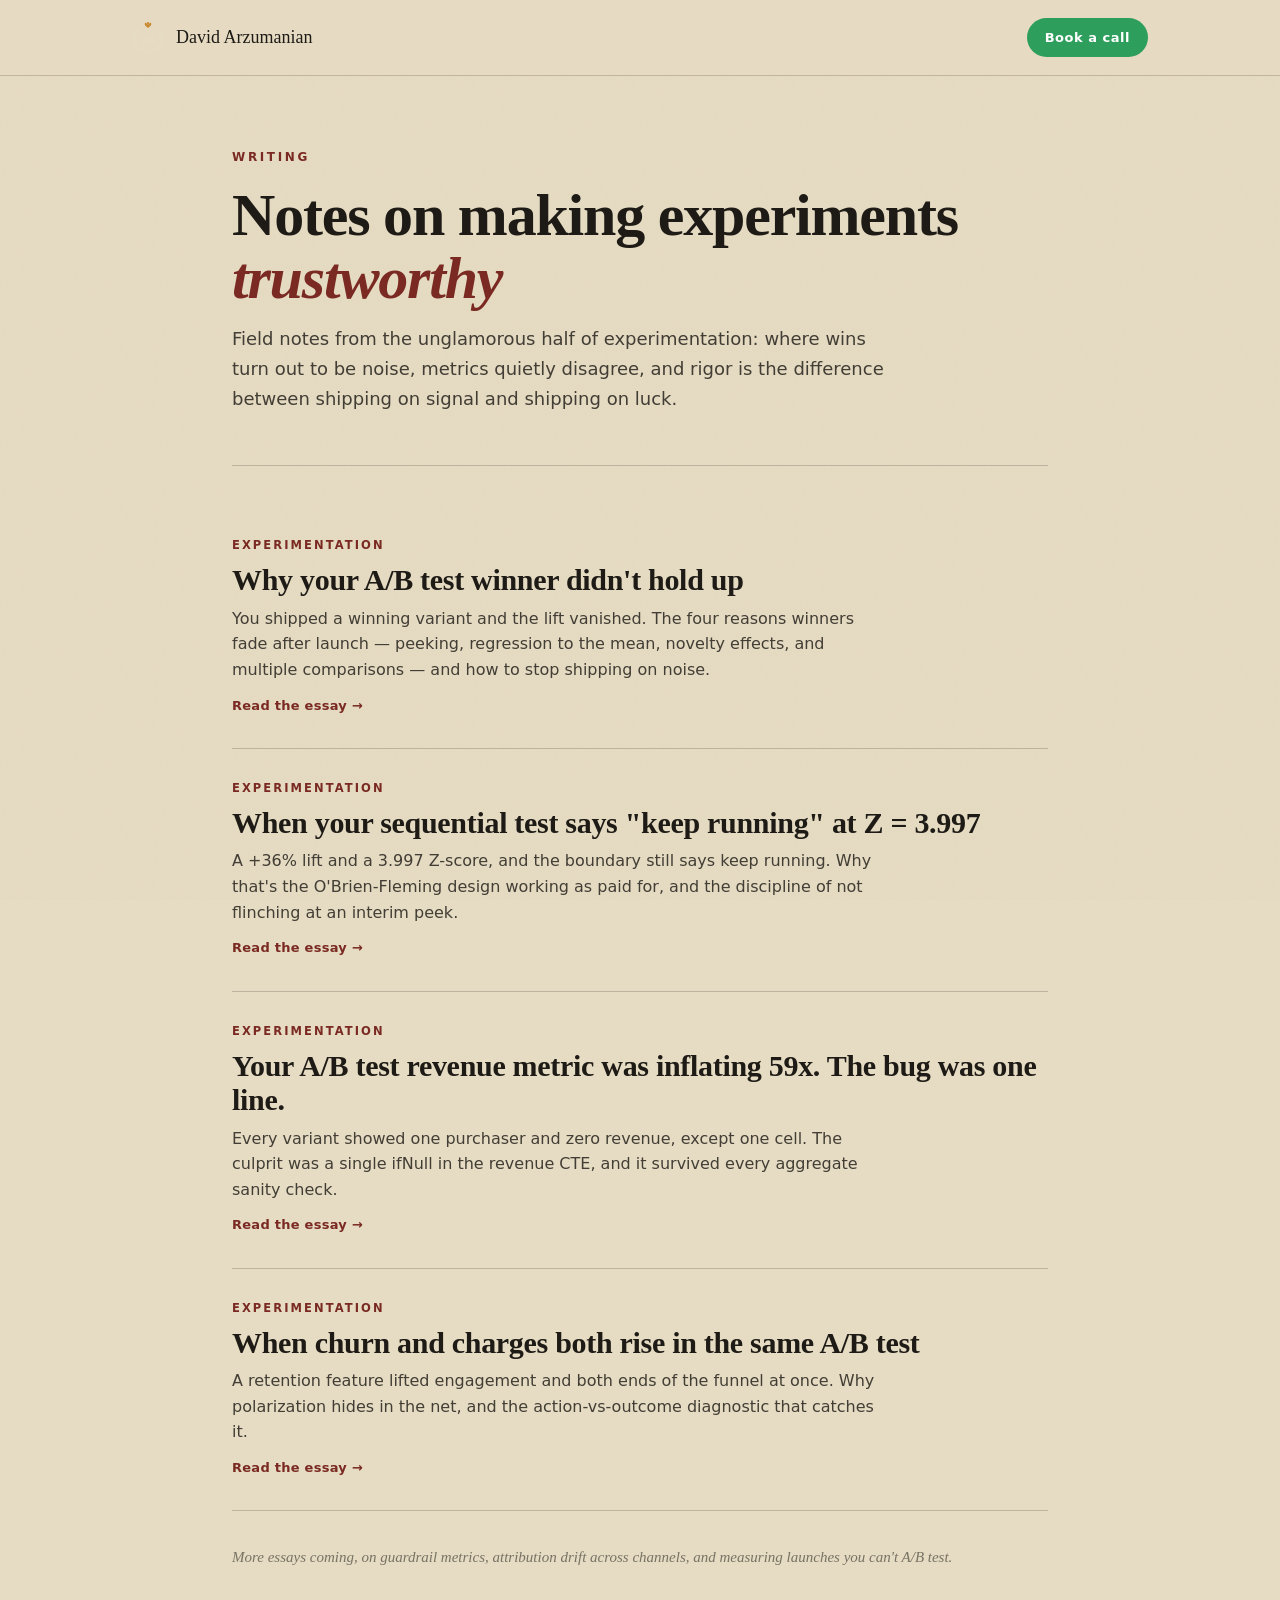
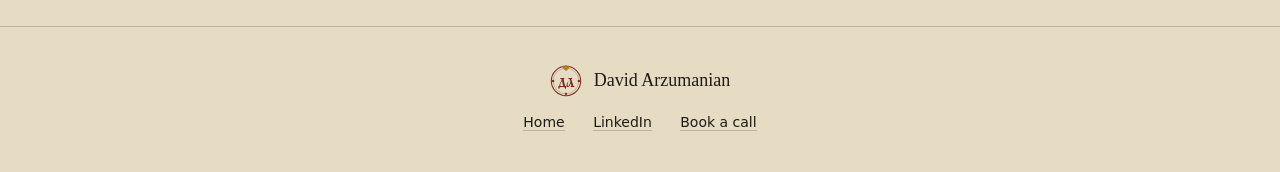
<file: writing/index.html>
<!DOCTYPE html>
<html lang="en">
<head>
<meta charset="UTF-8">
<meta name="viewport" content="width=device-width, initial-scale=1.0">
<meta http-equiv="Content-Security-Policy" content="default-src 'self'; script-src 'self' 'unsafe-inline' https://assets.calendly.com; style-src 'self' 'unsafe-inline' https://fonts.googleapis.com https://assets.calendly.com; font-src 'self' https://fonts.gstatic.com; img-src 'self' data: https://assets.calendly.com; frame-src https://calendly.com https://assets.calendly.com; connect-src 'self' https://calendly.com https://*.calendly.com; base-uri 'self'; form-action 'self'">
<meta name="referrer" content="strict-origin-when-cross-origin">
<title>Writing — notes on trustworthy experimentation | David Arzumanian</title>
<meta name="description" content="Essays on making A/B testing trustworthy: peeking, sequential testing, multiple comparisons, causal inference, and when to trust an experiment result.">
<link rel="canonical" href="https://arzumaniandavid.com/writing/">
<meta name="author" content="David Arzumanian">
<meta name="robots" content="index, follow, max-image-preview:large">
<meta property="og:type" content="website">
<meta property="og:site_name" content="David Arzumanian">
<meta property="og:url" content="https://arzumaniandavid.com/writing/">
<meta property="og:title" content="Writing — notes on trustworthy experimentation">
<meta property="og:description" content="Essays on making A/B testing trustworthy, from a fractional experimentation lead.">
<meta property="og:image" content="https://arzumaniandavid.com/og-image.png">
<meta name="twitter:card" content="summary_large_image">
<meta name="twitter:image" content="https://arzumaniandavid.com/og-image.png">
<link rel="icon" type="image/svg+xml" href="/favicon.svg">
<link rel="icon" type="image/png" sizes="32x32" href="/favicon-32.png">
<link rel="apple-touch-icon" sizes="180x180" href="/apple-touch-icon.png">
<link rel="preconnect" href="https://fonts.googleapis.com">
<link rel="preconnect" href="https://fonts.gstatic.com" crossorigin>
<link href="https://fonts.googleapis.com/css2?family=Ruslan+Display&family=PT+Serif:ital,wght@0,400;0,700;1,400;1,700&family=Inter:wght@400;500;600;700&display=swap" rel="stylesheet">
<style>
  @font-face{font-family:'Cyrillic Old';src:url('/fonts/cyrillic-old.woff2') format('woff2'),url('/fonts/cyrillic-old.otf') format('opentype');font-weight:400;font-style:normal;font-display:swap;}
  :root{
    /* ── Natural-dye brand tokens (Phase 1) ── */
    --parchment:#E6DCC3; --parchment-deep:#DDCFB0; --panel-warm:#EFE7D5;
    --oxblood:#7A2A22; --iron:#1E1B16; --ochre:#B5781C; --pine:#36473A;
    --oxblood-soft:rgba(122,42,34,.08); --line-strong:rgba(30,27,22,.38);
    /* ── Legacy palette (still referenced until Phase 4 recolor) ── */
    --burgundy:#1E1B16; --paper:#E6DCC3; --panel:#EFE7D5;
    --ink:#1E1B16; --ink-dim:rgba(30,27,22,.82); --ink-meta:rgba(30,27,22,.55);
    --line:rgba(30,27,22,.2); --accent:#7A2A22; --gold:#7A2A22;
    --cta:#2E9E5C; --cta-deep:#23814A; --cta-ink:#FFFFFF;
    --display:'Cyrillic Old','Ruslan Display','PT Serif',Georgia,serif;
    --serif:'PT Serif',Georgia,serif; --sans:'Inter',system-ui,sans-serif;
  }
  .logo{position:relative;display:inline-block;width:var(--logo,32px);height:var(--logo,32px);flex:none}
  .logo svg{position:absolute;inset:0;width:100%;height:100%}
  .logo__glyph{position:absolute;inset:0;display:flex;align-items:center;justify-content:center;font-family:var(--display);font-weight:400;color:var(--logo-ink,#7A2A22);font-size:calc(var(--logo,32px) * .40);letter-spacing:-.04em;line-height:1;padding-top:.04em}
  *{margin:0;padding:0;box-sizing:border-box}
  html{scroll-behavior:smooth}
  body{background:var(--parchment);color:var(--iron);font-family:var(--sans);-webkit-font-smoothing:antialiased;line-height:1.65}
  a{color:var(--accent);text-decoration:none}
  header{position:sticky;top:0;z-index:30;background:rgba(230,220,195,.92);backdrop-filter:blur(8px);border-bottom:1px solid var(--line)}
  .nav{max-width:1080px;margin:0 auto;padding:18px 32px;display:flex;align-items:center;justify-content:space-between}
  .mark{display:flex;align-items:center;gap:12px;font-family:var(--serif);font-size:18px;color:var(--ink)}
  .mark a{color:var(--ink)}
  .cta-mini{font-family:var(--sans);font-size:13px;font-weight:600;letter-spacing:.04em;color:var(--cta-ink);background:var(--cta);padding:9px 18px;border-radius:999px;transition:transform .2s ease, box-shadow .2s ease}
  .cta-mini:hover{transform:translateY(-1px);box-shadow:0 6px 22px rgba(46,158,92,.32)}
  .wrap{max-width:880px;margin:0 auto;padding:0 32px}
  .head{padding:72px 0 16px}
  .eyebrow{font-size:12px;font-weight:700;letter-spacing:.22em;text-transform:uppercase;color:var(--accent)}
  .head h1{font-family:var(--serif);font-weight:700;font-size:clamp(38px,6vw,60px);line-height:1.05;letter-spacing:-.02em;margin:16px 0 14px;color:var(--ink)}
  .head h1 em{font-style:italic;color:var(--accent)}
  .head p{font-size:18px;color:var(--ink-dim);max-width:58ch;line-height:1.65}
  .list{padding:40px 0 8px;border-top:1px solid var(--line);margin-top:36px}
  .post{display:block;padding:30px 0;border-bottom:1px solid var(--line);transition:padding-left .25s ease}
  .post:hover{padding-left:8px}
  .post .cat{font-size:11.5px;font-weight:700;letter-spacing:.18em;text-transform:uppercase;color:var(--accent)}
  .post h2{font-family:var(--serif);font-weight:700;font-size:clamp(23px,3.2vw,30px);line-height:1.15;letter-spacing:-.01em;color:var(--ink);margin:8px 0 8px}
  .post p{font-size:16px;color:var(--ink-dim);max-width:64ch;line-height:1.6}
  .post .more{display:inline-block;margin-top:12px;font-size:13px;font-weight:600;letter-spacing:.02em;color:var(--accent)}
  .soon{padding:34px 0 0;font-size:15px;color:var(--ink-meta);font-style:italic;font-family:var(--serif)}
  footer{border-top:1px solid var(--line);padding:38px 0;text-align:center;margin-top:48px}
  footer .mark{justify-content:center;color:var(--ink);margin-bottom:14px}
  footer .mark a{color:var(--ink)}
  footer .links{font-size:14px;color:var(--ink-meta)}
  footer .links a{color:var(--ink);margin:0 12px;border-bottom:1px solid var(--line)}
  footer .links a:hover{color:var(--accent);border-color:var(--accent)}
  @media(max-width:760px){.nav{padding:16px 22px}.head{padding:48px 0 8px}}

/* paper grain (Phase 4) */
body::before{content:"";position:fixed;inset:0;pointer-events:none;z-index:0;opacity:.05;mix-blend-mode:multiply;background-image:url("data:image/svg+xml,%3Csvg xmlns='http://www.w3.org/2000/svg' width='160' height='160'%3E%3Cfilter id='n'%3E%3CfeTurbulence type='fractalNoise' baseFrequency='0.85' numOctaves='2' stitchTiles='stitch'/%3E%3C/filter%3E%3Crect width='100%25' height='100%25' filter='url(%23n)'/%3E%3C/svg%3E")}
body>*{position:relative;z-index:1}
</style>
</head>
<body>
<header>
  <nav class="nav">
    <div class="mark"><a href="/" class="logo" style="--logo:32px;--logo-ink:#E6DCC3;--logo-krin:#C8852B" aria-label="David Arzumanian, home"><svg viewBox="0 0 122 122" aria-hidden="true"><g fill="none" stroke="var(--logo-ink,#7A2A22)" stroke-width="4"><circle cx="61" cy="61" r="56"/><circle cx="61" cy="61" r="49" stroke-width="2" opacity=".45"/></g><g fill="none" stroke="var(--logo-krin,#B5781C)" stroke-width="4" stroke-linecap="round"><path d="M61 18 C56 13 56 6 61 2 C66 6 66 13 61 18Z"/><path d="M61 19 C54 17 49 11 51 5 C56 8 60 13 61 19"/><path d="M61 19 C68 17 73 11 71 5 C66 8 62 13 61 19"/></g><g fill="var(--logo-ink,#7A2A22)"><circle cx="12" cy="61" r="4.5"/><circle cx="110" cy="61" r="4.5"/><circle cx="61" cy="110" r="4.5"/></g></svg><span class="logo__glyph">ДА</span></a><span><a href="/">David&nbsp;Arzumanian</a></span></div>
    <a href="https://calendly.com/dkarzumanian/discovery-call?hide_gdpr_banner=1&amp;primary_color=f2c744" target="_blank" rel="noopener" class="cta-mini">Book a call</a>
  </nav>
</header>

<main>
  <div class="wrap">
    <div class="head">
      <div class="eyebrow">Writing</div>
      <h1>Notes on making experiments <em>trustworthy</em></h1>
      <p>Field notes from the unglamorous half of experimentation: where wins turn out to be noise, metrics quietly disagree, and rigor is the difference between shipping on signal and shipping on luck.</p>
    </div>

    <div class="list">
      <a class="post" href="/writing/why-your-ab-test-winner-didnt-hold-up.html">
        <div class="cat">Experimentation</div>
        <h2>Why your A/B test winner didn't hold up</h2>
        <p>You shipped a winning variant and the lift vanished. The four reasons winners fade after launch — peeking, regression to the mean, novelty effects, and multiple comparisons — and how to stop shipping on noise.</p>
        <span class="more">Read the essay →</span>
      </a>

      <a class="post" href="/writing/when-sequential-testing-says-keep-running.html">
        <div class="cat">Experimentation</div>
        <h2>When your sequential test says "keep running" at Z = 3.997</h2>
        <p>A +36% lift and a 3.997 Z-score, and the boundary still says keep running. Why that's the O'Brien-Fleming design working as paid for, and the discipline of not flinching at an interim peek.</p>
        <span class="more">Read the essay →</span>
      </a>
      <a class="post" href="/writing/revenue-metric-inflating-59x.html">
        <div class="cat">Experimentation</div>
        <h2>Your A/B test revenue metric was inflating 59x. The bug was one line.</h2>
        <p>Every variant showed one purchaser and zero revenue, except one cell. The culprit was a single ifNull in the revenue CTE, and it survived every aggregate sanity check.</p>
        <span class="more">Read the essay →</span>
      </a>
      <a class="post" href="/writing/when-churn-and-charges-both-rise.html">
        <div class="cat">Experimentation</div>
        <h2>When churn and charges both rise in the same A/B test</h2>
        <p>A retention feature lifted engagement and both ends of the funnel at once. Why polarization hides in the net, and the action-vs-outcome diagnostic that catches it.</p>
        <span class="more">Read the essay →</span>
      </a>

      <p class="soon">More essays coming, on guardrail metrics, attribution drift across channels, and measuring launches you can't A/B test.</p>
    </div>
  </div>
</main>

<footer>
  <div class="wrap">
    <div class="mark"><a href="/" class="logo" style="--logo:32px;--logo-ink:#7A2A22;--logo-krin:#B5781C" aria-label="David Arzumanian, home"><svg viewBox="0 0 122 122" aria-hidden="true"><g fill="none" stroke="var(--logo-ink,#7A2A22)" stroke-width="4"><circle cx="61" cy="61" r="56"/><circle cx="61" cy="61" r="49" stroke-width="2" opacity=".45"/></g><g fill="none" stroke="var(--logo-krin,#B5781C)" stroke-width="4" stroke-linecap="round"><path d="M61 18 C56 13 56 6 61 2 C66 6 66 13 61 18Z"/><path d="M61 19 C54 17 49 11 51 5 C56 8 60 13 61 19"/><path d="M61 19 C68 17 73 11 71 5 C66 8 62 13 61 19"/></g><g fill="var(--logo-ink,#7A2A22)"><circle cx="12" cy="61" r="4.5"/><circle cx="110" cy="61" r="4.5"/><circle cx="61" cy="110" r="4.5"/></g></svg><span class="logo__glyph">ДА</span></a><span>David&nbsp;Arzumanian</span></div>
    <div class="links">
      <a href="/">Home</a>
      <a href="https://www.linkedin.com/in/dkarzumanian">LinkedIn</a>
      <a href="https://calendly.com/dkarzumanian/discovery-call?hide_gdpr_banner=1&amp;primary_color=f2c744" target="_blank" rel="noopener">Book a call</a>
    </div>
  </div>
</footer>
</body>
</html>
</file>
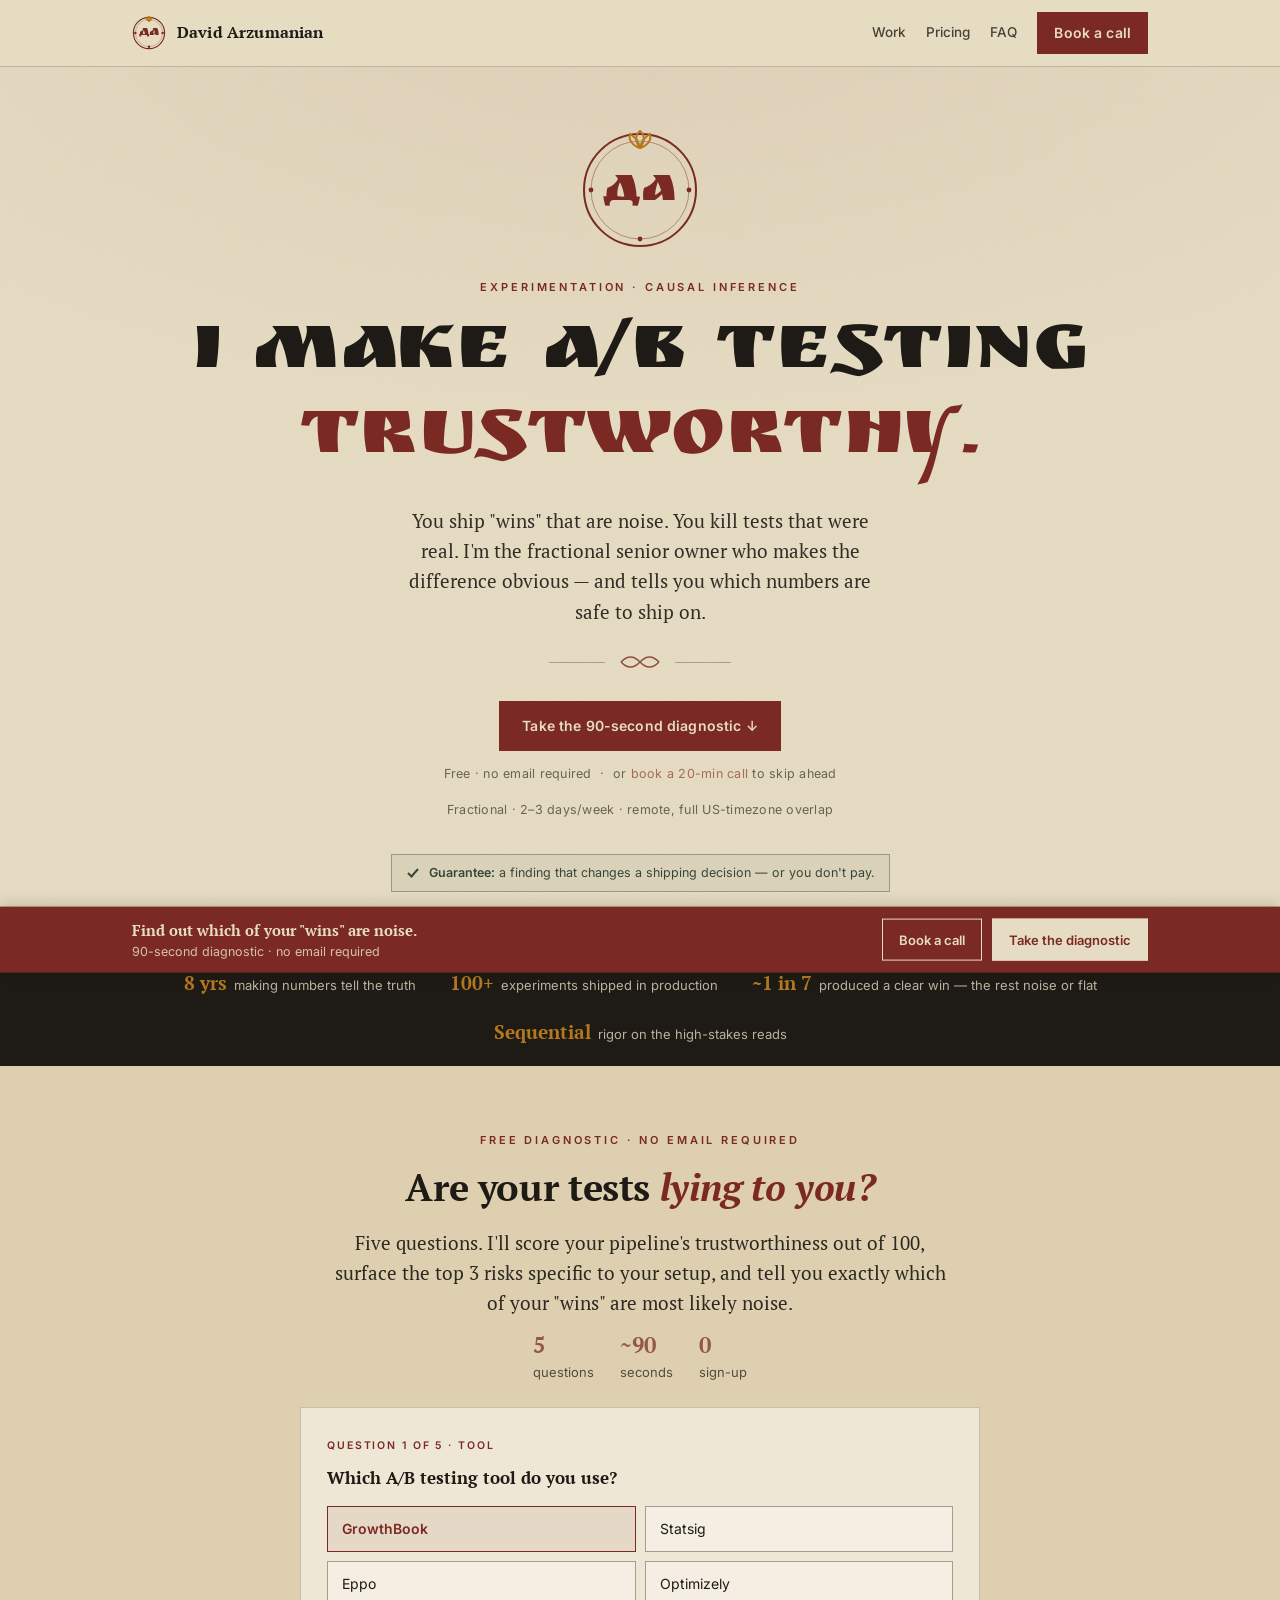
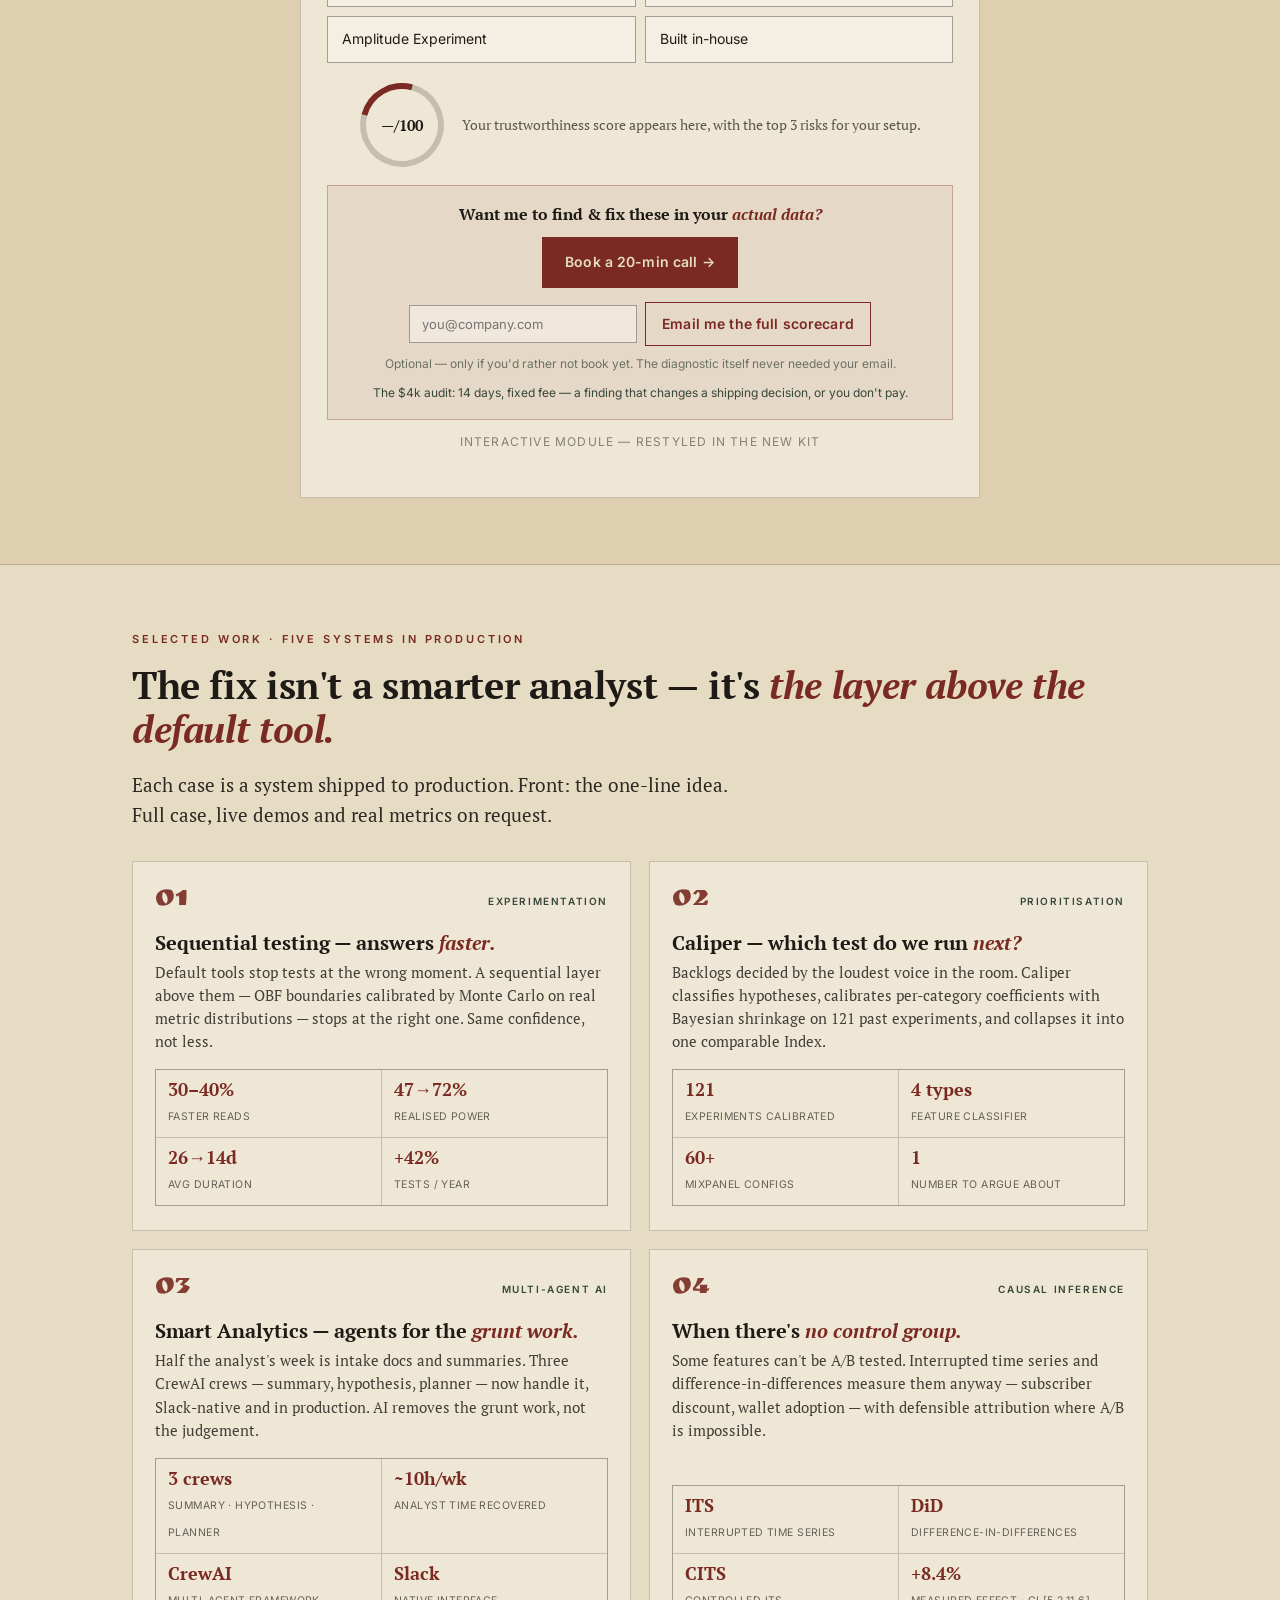
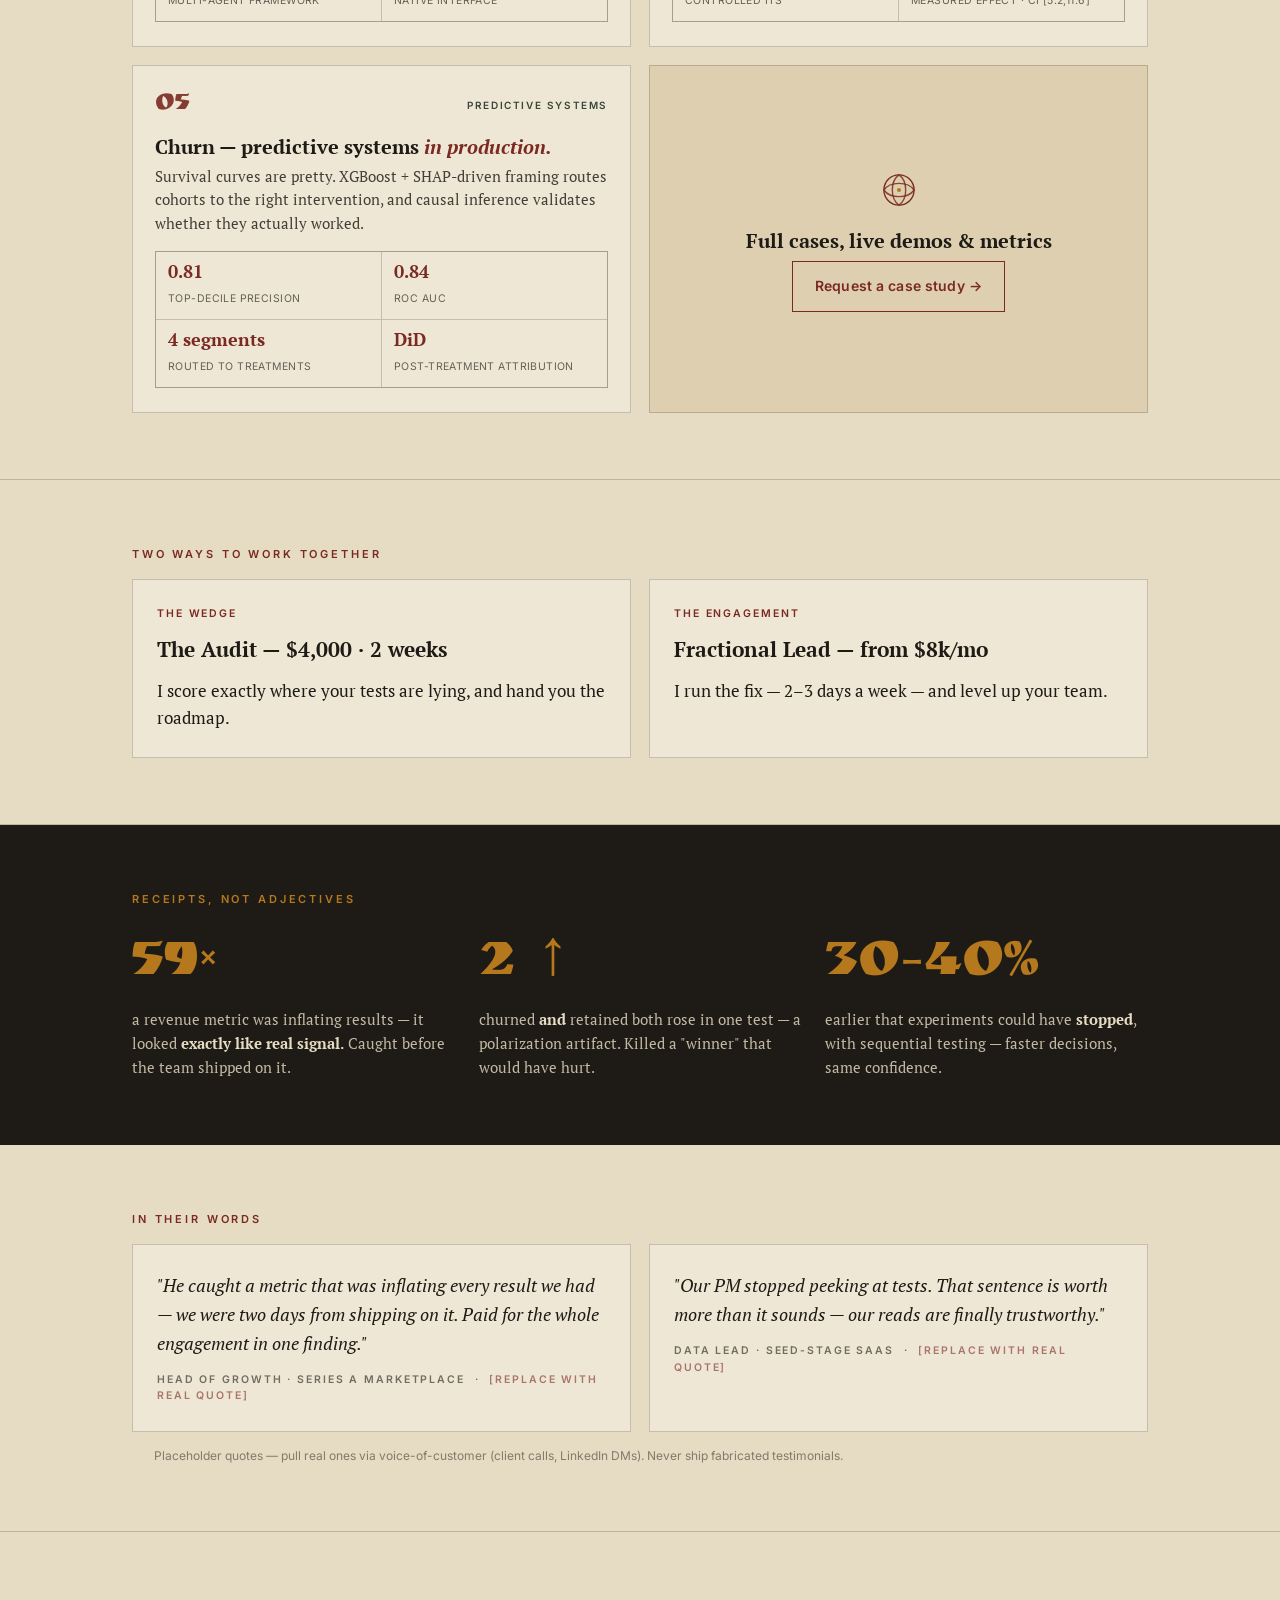
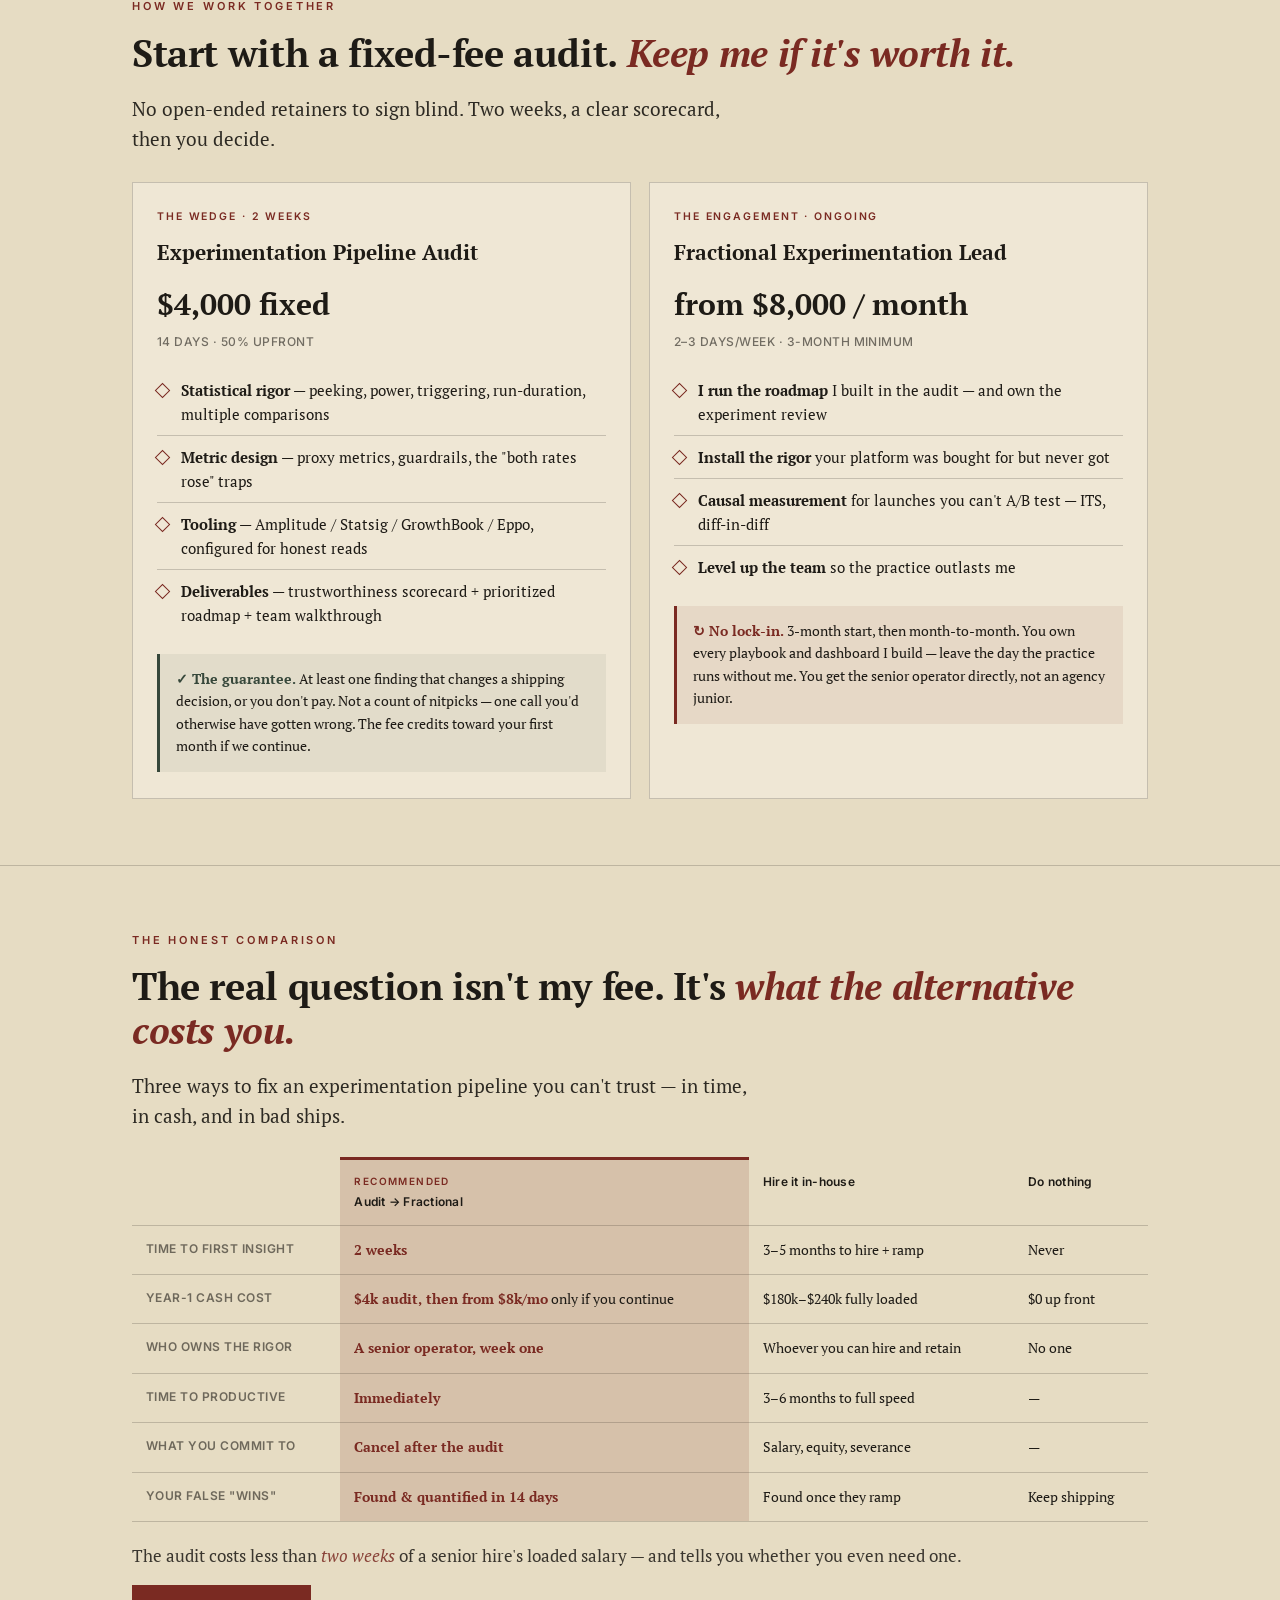
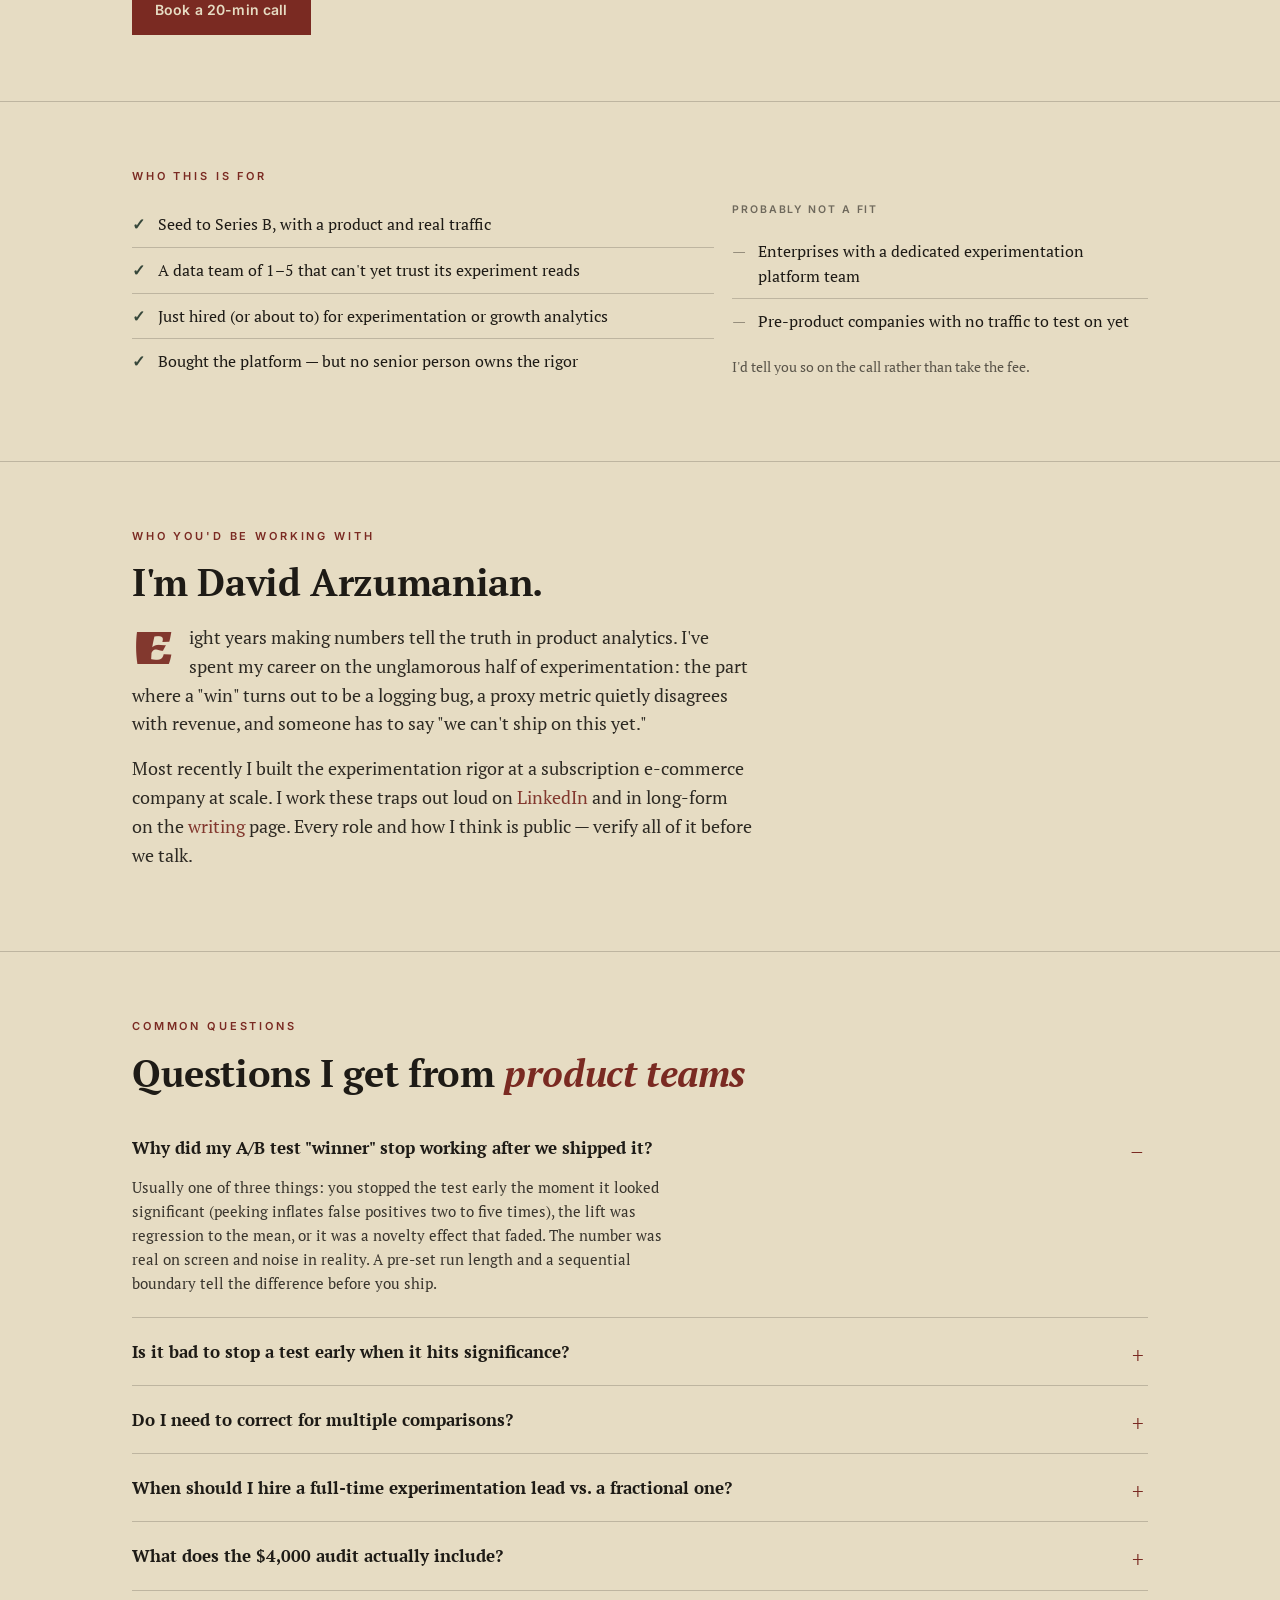
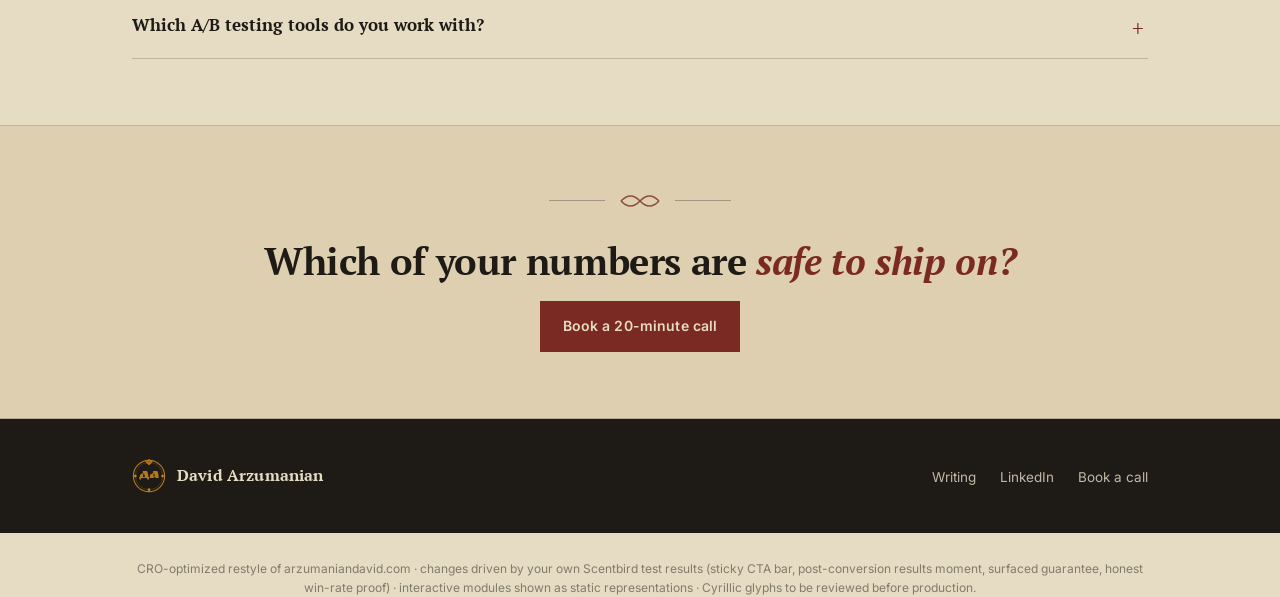
<file: design-reference.html>
<!DOCTYPE html>
<html lang="en">
<head>
<meta charset="UTF-8" />
<meta name="viewport" content="width=device-width, initial-scale=1.0" />
<title>David Arzumanian — Rebrand Prototype</title>
<link rel="preconnect" href="https://fonts.googleapis.com">
<link rel="preconnect" href="https://fonts.gstatic.com" crossorigin>
<link href="https://fonts.googleapis.com/css2?family=Ruslan+Display&family=PT+Serif:ital,wght@0,400;0,700;1,400;1,700&family=Inter:wght@400;500;600&display=swap" rel="stylesheet">
<style>
  :root{
    --parchment:#E6DCC3;
    --parchment-deep:#DDCFB0;
    --panel:#EFE7D5;
    --oxblood:#7A2A22;
    --oxblood-soft:rgba(122,42,34,.08);
    --iron:#1E1B16;
    --ochre:#B5781C;
    --pine:#36473A;
    --line:rgba(30,27,22,.2);
    --line-strong:rgba(30,27,22,.38);
    --maxw:1060px;
  }
  *{box-sizing:border-box;}
  html{scroll-behavior:smooth;}
  body{margin:0;background:var(--parchment);color:var(--iron);
    font-family:"PT Serif",Georgia,serif;line-height:1.6;font-size:17px;position:relative;}
  body::before{content:"";position:fixed;inset:0;pointer-events:none;z-index:0;opacity:.05;mix-blend-mode:multiply;
    background-image:url("data:image/svg+xml,%3Csvg xmlns='http://www.w3.org/2000/svg' width='160' height='160'%3E%3Cfilter id='n'%3E%3CfeTurbulence type='fractalNoise' baseFrequency='0.85' numOctaves='2' stitchTiles='stitch'/%3E%3C/filter%3E%3Crect width='100%25' height='100%25' filter='url(%23n)'/%3E%3C/svg%3E");}
  .container{max-width:var(--maxw);margin:0 auto;padding:0 22px;position:relative;z-index:1;}
  section{padding:66px 0;border-bottom:1px solid var(--line);position:relative;}
  em{font-style:italic;color:var(--oxblood);}
  a{color:var(--oxblood);text-decoration:none;}
  a:hover{text-decoration:underline;}

  .eyebrow{font-family:"Inter",sans-serif;font-size:11px;letter-spacing:.26em;text-transform:uppercase;
    color:var(--oxblood);font-weight:600;margin:0 0 16px;}
  h2{font-family:"PT Serif",serif;font-weight:700;font-size:clamp(26px,4.4vw,38px);line-height:1.15;margin:0 0 18px;letter-spacing:-.01em;}
  h3{font-family:"PT Serif",serif;font-weight:700;font-size:21px;margin:0 0 10px;}
  p{margin:0 0 16px;}
  .lead{font-size:19px;max-width:62ch;opacity:.92;}

  .btn{display:inline-flex;align-items:center;gap:8px;font-family:"Inter",sans-serif;font-size:14px;font-weight:600;
    letter-spacing:.01em;padding:13px 22px;border:1.5px solid var(--oxblood);cursor:pointer;transition:.15s;}
  .btn-primary{background:var(--oxblood);color:var(--parchment);}
  .btn-primary:hover{background:#681F18;text-decoration:none;}
  .btn-ghost{background:transparent;color:var(--oxblood);}
  .btn-ghost:hover{background:var(--oxblood-soft);text-decoration:none;}
  .btns{display:flex;flex-wrap:wrap;gap:12px;}
  .micro{font-family:"Inter",sans-serif;font-size:12.5px;letter-spacing:.02em;color:var(--iron);opacity:.62;margin-top:14px;}

  /* ===== NAV ===== */
  .nav{position:sticky;top:0;z-index:50;background:rgba(230,220,195,.9);backdrop-filter:blur(6px);
    border-bottom:1px solid var(--line);padding:12px 0;}
  .nav .container{display:flex;align-items:center;justify-content:space-between;gap:16px;}
  .brand{display:flex;align-items:center;gap:11px;}
  .brand .m{width:34px;height:34px;position:relative;flex:none;}
  .brand .m svg{position:absolute;inset:0;width:100%;height:100%;}
  .brand .m .g{position:absolute;inset:0;display:flex;align-items:center;justify-content:center;
    font-family:"Ruslan Display",serif;font-size:14px;color:var(--oxblood);padding-top:1px;}
  .brand .nm{font-family:"PT Serif",serif;font-weight:700;font-size:16px;letter-spacing:.01em;}
  .nav .links{display:flex;align-items:center;gap:20px;}
  .nav .links a.txt{font-family:"Inter",sans-serif;font-size:13.5px;font-weight:500;color:var(--iron);opacity:.8;}
  .nav .links a.txt:hover{opacity:1;text-decoration:none;}
  @media(max-width:620px){.nav .links a.txt{display:none;}}

  /* ===== HERO ===== */
  .hero{text-align:center;padding:62px 0 58px;
    background:radial-gradient(120% 80% at 50% -10%, rgba(122,42,34,.07), transparent 62%);}
  .mark{width:122px;height:122px;margin:0 auto 28px;position:relative;}
  .mark svg{position:absolute;inset:0;width:100%;height:100%;}
  .mark .g{position:absolute;inset:0;display:flex;align-items:center;justify-content:center;
    font-family:"Ruslan Display",serif;font-size:50px;color:var(--oxblood);padding-top:5px;}
  .hero h1{font-family:"Ruslan Display",serif;font-weight:400;font-size:clamp(40px,8.2vw,82px);
    line-height:1.04;letter-spacing:.005em;margin:0 0 8px;color:var(--iron);}
  .hero h1 .hl{color:var(--oxblood);}
  .hero .deck{font-size:19px;max-width:48ch;margin:22px auto 26px;opacity:.9;}
  .ornline{display:flex;align-items:center;justify-content:center;gap:14px;margin:0 auto 30px;color:var(--oxblood);opacity:.8;}
  .ornline .l{height:1px;width:56px;background:var(--line-strong);}
  .hero .btns{justify-content:center;}
  /* guarantee badge (risk reversal, surfaced near first CTA) */
  .guarantee{display:inline-flex;align-items:center;gap:9px;margin-top:18px;
    font-family:"Inter",sans-serif;font-size:12.5px;color:var(--pine);
    border:1px solid rgba(54,71,58,.4);background:rgba(54,71,58,.06);padding:8px 14px;}
  .guarantee b{font-weight:600;}
  /* proof strip under hero */
  .proof{background:var(--iron);color:var(--parchment);padding:18px 0;border-bottom:1px solid var(--line);}
  .proof .container{display:flex;flex-wrap:wrap;gap:18px 34px;align-items:baseline;justify-content:center;text-align:center;}
  .proof .p{font-family:"Inter",sans-serif;font-size:13px;color:rgba(230,220,195,.78);}
  .proof .p b{font-family:"PT Serif",serif;color:var(--ochre);font-weight:700;font-size:19px;margin-right:7px;}
  /* results CTA in diagnostic */
  .result-cta{margin-top:18px;padding:16px;background:var(--oxblood-soft);border:1px solid rgba(122,42,34,.3);text-align:center;}
  .result-cta .rl{font-family:"PT Serif",serif;font-weight:700;font-size:16px;margin-bottom:10px;}
  .result-cta .rl em{color:var(--oxblood);}
  .result-cta .rg{font-family:"Inter",sans-serif;font-size:12px;color:var(--pine);margin-top:10px;}
  /* sticky CTA bar (your own winning pattern) */
  .stickybar{position:fixed;left:0;right:0;bottom:0;z-index:60;background:var(--oxblood);color:var(--parchment);
    box-shadow:0 -2px 14px rgba(0,0,0,.18);transform:translateY(110%);transition:transform .3s ease;}
  .stickybar.show{transform:translateY(0);}
  .stickybar .container{display:flex;align-items:center;justify-content:space-between;gap:14px;padding-top:11px;padding-bottom:11px;}
  .stickybar .msg{font-family:"PT Serif",serif;font-size:15px;font-weight:700;}
  .stickybar .msg span{font-family:"Inter",sans-serif;font-weight:400;font-size:12.5px;opacity:.85;display:block;}
  .stickybar .acts{display:flex;gap:10px;flex:none;}
  .stickybar .acts a{font-family:"Inter",sans-serif;font-size:13px;font-weight:600;padding:10px 16px;border:1.5px solid var(--parchment);color:var(--parchment);white-space:nowrap;}
  .stickybar .acts a.solid{background:var(--parchment);color:var(--oxblood);}
  .stickybar .acts a:hover{text-decoration:none;}
  @media(max-width:620px){
    .stickybar .msg span{display:none;}
    .stickybar .acts a.ghost{display:none;}
    body{padding-bottom:64px;}
  }

  /* ===== generic two-col cards ===== */
  .grid2{display:grid;grid-template-columns:1fr;gap:18px;}
  @media(min-width:760px){.grid2{grid-template-columns:1fr 1fr;}}
  .card{background:var(--panel);border:1px solid var(--line);padding:26px 24px;}
  .tag{font-family:"Inter",sans-serif;font-size:10.5px;letter-spacing:.18em;text-transform:uppercase;
    font-weight:600;color:var(--oxblood);margin-bottom:10px;}

  /* ===== DIAGNOSTIC ===== */
  .diag{background:var(--parchment-deep);}
  .diag-card{background:var(--panel);border:1px solid var(--line);padding:30px 26px;max-width:680px;margin:0 auto;}
  .statline{display:flex;gap:26px;flex-wrap:wrap;justify-content:center;margin:8px 0 24px;}
  .statline .s{font-family:"Inter",sans-serif;font-size:13px;color:var(--iron);opacity:.72;}
  .statline .s b{font-family:"PT Serif",serif;font-size:22px;color:var(--oxblood);display:block;font-weight:700;}
  .q{font-weight:700;margin-bottom:14px;}
  .opts{display:grid;grid-template-columns:1fr;gap:9px;margin-bottom:20px;}
  @media(min-width:520px){.opts{grid-template-columns:1fr 1fr;}}
  .opt{border:1px solid var(--line-strong);padding:11px 14px;font-size:14px;font-family:"Inter",sans-serif;
    background:rgba(255,255,255,.3);}
  .opt.sel{border-color:var(--oxblood);background:var(--oxblood-soft);color:var(--oxblood);font-weight:600;}
  .progress{font-family:"Inter",sans-serif;font-size:12px;letter-spacing:.1em;text-transform:uppercase;color:var(--iron);opacity:.5;margin-top:12px;text-align:center;}
  .dial{display:flex;align-items:center;justify-content:center;gap:18px;margin-top:18px;}
  .dial .ring{width:84px;height:84px;border-radius:50%;border:6px solid var(--line);border-top-color:var(--oxblood);
    display:flex;align-items:center;justify-content:center;font-family:"PT Serif",serif;font-weight:700;font-size:15px;color:var(--iron);transform:rotate(-30deg);}
  .dial .ring span{transform:rotate(30deg);}

  /* ===== WORK CARDS ===== */
  .work-grid{display:grid;grid-template-columns:1fr;gap:18px;margin-top:30px;}
  @media(min-width:760px){.work-grid{grid-template-columns:1fr 1fr;}}
  .wcard{background:var(--panel);border:1px solid var(--line);padding:24px 22px;display:flex;flex-direction:column;}
  .wcard .top{display:flex;align-items:baseline;justify-content:space-between;gap:10px;margin-bottom:14px;}
  .wcard .cno{font-family:"Ruslan Display",serif;font-size:30px;color:var(--oxblood);line-height:1;opacity:.9;}
  .wcard .cat{font-family:"Inter",sans-serif;font-size:10px;letter-spacing:.16em;text-transform:uppercase;color:var(--pine);font-weight:600;}
  .wcard .line{font-family:"PT Serif",serif;font-weight:700;font-size:20px;line-height:1.25;margin-bottom:6px;}
  .wcard .line em{color:var(--oxblood);}
  .wcard .desc{font-size:14.5px;opacity:.82;margin-bottom:16px;flex:1;}
  .wcard .stats{display:grid;grid-template-columns:1fr 1fr;gap:1px;background:var(--line);border:1px solid var(--line);}
  .wcard .stats .st{background:var(--panel);padding:10px 12px;}
  .wcard .stats .st b{font-family:"PT Serif",serif;font-weight:700;font-size:18px;color:var(--oxblood);display:block;line-height:1.1;}
  .wcard .stats .st span{font-family:"Inter",sans-serif;font-size:10.5px;letter-spacing:.04em;text-transform:uppercase;opacity:.66;}

  /* ===== RECEIPTS ===== */
  .receipts{background:var(--iron);color:var(--parchment);border-bottom:none;}
  .receipts .eyebrow{color:var(--ochre);}
  .receipts h2{color:var(--parchment);}
  .rgrid{display:grid;grid-template-columns:1fr;gap:24px;margin-top:24px;}
  @media(min-width:680px){.rgrid{grid-template-columns:repeat(3,1fr);}}
  .rcard .big{font-family:"Ruslan Display",serif;font-size:clamp(46px,8vw,64px);color:var(--ochre);line-height:1;margin-bottom:10px;}
  .rcard p{color:rgba(230,220,195,.82);font-size:15px;margin:0;}
  .rcard p b{color:var(--parchment);}

  /* ===== PRICING DETAIL ===== */
  .pcard ul{list-style:none;padding:0;margin:0 0 18px;}
  .pcard li{padding:9px 0 9px 24px;position:relative;font-size:15px;border-bottom:1px solid var(--line);}
  .pcard li:last-child{border-bottom:0;}
  .pcard li::before{content:"";position:absolute;left:0;top:16px;width:9px;height:9px;border:1.5px solid var(--oxblood);transform:rotate(45deg);}
  .pcard .price{font-family:"PT Serif",serif;font-weight:700;font-size:30px;color:var(--iron);}
  .pcard .price small{font-family:"Inter",sans-serif;font-size:12px;font-weight:500;letter-spacing:.04em;opacity:.6;text-transform:uppercase;display:block;margin-top:4px;}
  .callout{border-left:3px solid var(--pine);background:rgba(54,71,58,.07);padding:14px 16px;font-size:14px;}
  .callout b{color:var(--pine);}
  .callout.ox{border-left-color:var(--oxblood);background:var(--oxblood-soft);}
  .callout.ox b{color:var(--oxblood);}

  /* ===== COMPARE TABLE ===== */
  .cmp-wrap{overflow-x:auto;margin-top:26px;}
  table.cmp{width:100%;border-collapse:collapse;min-width:640px;font-size:14px;}
  table.cmp th,table.cmp td{text-align:left;padding:13px 14px;border-bottom:1px solid var(--line);vertical-align:top;}
  table.cmp thead th{font-family:"Inter",sans-serif;font-size:12px;font-weight:600;letter-spacing:.02em;}
  table.cmp .rowh{font-family:"Inter",sans-serif;font-size:12px;letter-spacing:.04em;text-transform:uppercase;opacity:.6;font-weight:600;}
  table.cmp col.rec, table.cmp .rec{background:var(--oxblood-soft);}
  table.cmp thead .rec{border-top:3px solid var(--oxblood);}
  table.cmp .rec b{color:var(--oxblood);}
  .rec-flag{font-family:"Inter",sans-serif;font-size:10px;letter-spacing:.14em;text-transform:uppercase;color:var(--oxblood);font-weight:600;display:block;margin-bottom:3px;}

  /* ===== LISTS for fit ===== */
  .fitcols{display:grid;grid-template-columns:1fr;gap:18px;}
  @media(min-width:760px){.fitcols{grid-template-columns:1.4fr 1fr;}}
  .fitlist{list-style:none;padding:0;margin:0;}
  .fitlist li{padding:10px 0 10px 26px;position:relative;border-bottom:1px solid var(--line);font-size:15.5px;}
  .fitlist li:last-child{border-bottom:0;}
  .fitlist li::before{content:"✓";position:absolute;left:0;color:var(--pine);font-weight:700;}
  .fitlist.no li::before{content:"—";color:var(--iron);opacity:.4;}

  /* ===== ABOUT ===== */
  .about .lead{font-size:18px;}
  .bukvitsa{float:left;font-family:"Ruslan Display",serif;font-size:64px;line-height:.8;color:var(--oxblood);
    margin:6px 14px 0 0;}

  /* ===== FAQ ===== */
  details{border-bottom:1px solid var(--line);padding:6px 0;}
  summary{cursor:pointer;list-style:none;font-family:"PT Serif",serif;font-weight:700;font-size:17px;padding:14px 30px 14px 0;position:relative;}
  summary::-webkit-details-marker{display:none;}
  summary::after{content:"+";position:absolute;right:4px;top:13px;font-size:22px;color:var(--oxblood);font-weight:400;}
  details[open] summary::after{content:"–";}
  details p{font-size:15px;opacity:.86;padding:0 0 16px;margin:0;max-width:70ch;}

  /* ===== FINAL + FOOTER ===== */
  .final{text-align:center;background:var(--parchment-deep);}
  .footer{background:var(--iron);color:var(--parchment);padding:40px 0;border-bottom:none;}
  .footer .container{display:flex;flex-wrap:wrap;align-items:center;justify-content:space-between;gap:18px;}
  .footer .brand .nm{color:var(--parchment);}
  .footer .brand .m .g{color:var(--ochre);}
  .footer .brand .m svg g{stroke:var(--ochre);}
  .footer a{color:var(--parchment);font-family:"Inter",sans-serif;font-size:13.5px;opacity:.82;margin-left:20px;}
  .footer a:hover{opacity:1;}

  .note{max-width:var(--maxw);margin:26px auto 0;padding:0 22px;font-family:"Inter",sans-serif;font-size:12px;color:var(--iron);opacity:.5;text-align:center;}
</style>
</head>
<body>

<!-- ===== NAV ===== -->
<nav class="nav">
  <div class="container">
    <div class="brand">
      <div class="m">
        <svg viewBox="0 0 122 122" aria-hidden="true"><g fill="none" stroke="#7A2A22" stroke-width="4"><circle cx="61" cy="61" r="56"/><circle cx="61" cy="61" r="49" stroke-width="2" opacity=".45"/></g><g fill="none" stroke="#B5781C" stroke-width="4" stroke-linecap="round"><path d="M61 18 C56 13 56 6 61 2 C66 6 66 13 61 18Z"/><path d="M61 19 C54 17 49 11 51 5 C56 8 60 13 61 19"/><path d="M61 19 C68 17 73 11 71 5 C66 8 62 13 61 19"/></g><g fill="#7A2A22"><circle cx="12" cy="61" r="4.5"/><circle cx="110" cy="61" r="4.5"/><circle cx="61" cy="110" r="4.5"/></g></svg>
        <span class="g">ДА</span>
      </div>
      <span class="nm">David Arzumanian</span>
    </div>
    <div class="links">
      <a class="txt" href="#work">Work</a>
      <a class="txt" href="#pricing">Pricing</a>
      <a class="txt" href="#faq">FAQ</a>
      <a class="btn btn-primary" style="padding:9px 16px;" href="https://calendly.com/dkarzumanian/discovery-call">Book a call</a>
    </div>
  </div>
</nav>

<!-- ===== HERO ===== -->
<header class="hero">
  <div class="container">
    <div class="mark">
      <svg viewBox="0 0 122 122" aria-hidden="true">
        <g fill="none" stroke="#7A2A22" stroke-width="2"><circle cx="61" cy="61" r="56"/><circle cx="61" cy="61" r="49" stroke-width="1" opacity=".45"/></g>
        <g fill="none" stroke="#B5781C" stroke-width="2" stroke-linecap="round">
          <path d="M61 18 C56 13 56 6 61 2 C66 6 66 13 61 18Z"/>
          <path d="M61 19 C54 17 49 11 51 5 C56 8 60 13 61 19"/>
          <path d="M61 19 C68 17 73 11 71 5 C66 8 62 13 61 19"/>
        </g>
        <g fill="#7A2A22"><circle cx="12" cy="61" r="2.4"/><circle cx="110" cy="61" r="2.4"/><circle cx="61" cy="110" r="2.4"/></g>
      </svg>
      <span class="g">ДА</span>
    </div>
    <p class="eyebrow">Experimentation · Causal Inference</p>
    <h1>I make A/B testing <span class="hl">trustworthy.</span></h1>
    <p class="deck">You ship "wins" that are noise. You kill tests that were real. I'm the fractional senior owner who makes the difference obvious — and tells you which numbers are safe to ship on.</p>
    <div class="ornline">
      <span class="l"></span>
      <svg width="42" height="18" viewBox="0 0 42 18" fill="none" stroke="#7A2A22" stroke-width="1.5" aria-hidden="true"><path d="M2 9 q9.5 -10 19 0 q9.5 10 19 0"/><path d="M2 9 q9.5 10 19 0 q9.5 -10 19 0"/></svg>
      <span class="l"></span>
    </div>
    <div class="btns">
      <a class="btn btn-primary" href="#diagnostic">Take the 90-second diagnostic ↓</a>
    </div>
    <p class="micro" style="margin-top:13px;">Free · no email required &nbsp;·&nbsp; or <a href="https://calendly.com/dkarzumanian/discovery-call">book a 20-min call</a> to skip ahead</p>
    <p class="micro" style="margin-top:2px;">Fractional · 2–3 days/week · remote, full US-timezone overlap</p>
    <div class="guarantee">
      <svg width="14" height="14" viewBox="0 0 14 14" fill="none" stroke="#36473A" stroke-width="2" aria-hidden="true"><path d="M2 7l3.5 3.5L12 3"/></svg>
      <span><b>Guarantee:</b> a finding that changes a shipping decision — or you don't pay.</span>
    </div>
  </div>
</header>

<!-- ===== PROOF STRIP (CRO: trust, surfaced high) ===== -->
<div class="proof">
  <div class="container">
    <div class="p"><b>8 yrs</b>making numbers tell the truth</div>
    <div class="p"><b>100+</b>experiments shipped in production</div>
    <div class="p"><b>~1 in 7</b>produced a clear win — the rest noise or flat</div>
    <div class="p"><b>Sequential</b>rigor on the high-stakes reads</div>
  </div>
</div>

<!-- ===== DIAGNOSTIC ===== -->
<section class="diag" id="diagnostic">
  <div class="container">
    <p class="eyebrow" style="text-align:center;">Free diagnostic · no email required</p>
    <h2 style="text-align:center;">Are your tests <em>lying to you?</em></h2>
    <p class="lead" style="text-align:center;margin:0 auto 8px;">Five questions. I'll score your pipeline's trustworthiness out of 100, surface the top 3 risks specific to your setup, and tell you exactly which of your "wins" are most likely noise.</p>
    <div class="statline">
      <div class="s"><b>5</b>questions</div>
      <div class="s"><b>~90</b>seconds</div>
      <div class="s"><b>0</b>sign-up</div>
    </div>
    <div class="diag-card">
      <p class="tag">Question 1 of 5 · Tool</p>
      <p class="q">Which A/B testing tool do you use?</p>
      <div class="opts">
        <div class="opt sel">GrowthBook</div>
        <div class="opt">Statsig</div>
        <div class="opt">Eppo</div>
        <div class="opt">Optimizely</div>
        <div class="opt">Amplitude Experiment</div>
        <div class="opt">Built in-house</div>
      </div>
      <div class="dial">
        <div class="ring"><span>—/100</span></div>
        <div style="font-size:14px;opacity:.7;">Your trustworthiness score appears here, with the top 3 risks for your setup.</div>
      </div>
      <div class="result-cta">
        <div class="rl">Want me to find &amp; fix these in your <em>actual data?</em></div>
        <a class="btn btn-primary" href="https://calendly.com/dkarzumanian/discovery-call">Book a 20-min call →</a>
        <div style="margin-top:14px;display:flex;gap:8px;justify-content:center;flex-wrap:wrap;align-items:center;">
          <input type="email" placeholder="you@company.com" style="font-family:Inter,sans-serif;font-size:13px;padding:10px 12px;border:1px solid var(--line-strong);background:rgba(255,255,255,.4);min-width:200px;">
          <a class="btn btn-ghost" href="#" style="padding:10px 16px;">Email me the full scorecard</a>
        </div>
        <div class="rg" style="margin-top:8px;opacity:.7;">Optional — only if you'd rather not book yet. The diagnostic itself never needed your email.</div>
        <div class="rg">The $4k audit: 14 days, fixed fee — a finding that changes a shipping decision, or you don't pay.</div>
      </div>
      <p class="progress">Interactive module — restyled in the new kit</p>
    </div>
  </div>
</section>

<!-- ===== SELECTED WORK ===== -->
<section id="work">
  <div class="container">
    <p class="eyebrow">Selected work · five systems in production</p>
    <h2>The fix isn't a smarter analyst — it's <em>the layer above the default tool.</em></h2>
    <p class="lead">Each case is a system shipped to production. Front: the one-line idea. Full case, live demos and real metrics on request.</p>
    <div class="work-grid">

      <div class="wcard">
        <div class="top"><span class="cno">01</span><span class="cat">Experimentation</span></div>
        <div class="line">Sequential testing — answers <em>faster.</em></div>
        <div class="desc">Default tools stop tests at the wrong moment. A sequential layer above them — OBF boundaries calibrated by Monte Carlo on real metric distributions — stops at the right one. Same confidence, not less.</div>
        <div class="stats">
          <div class="st"><b>30–40%</b><span>Faster reads</span></div>
          <div class="st"><b>47→72%</b><span>Realised power</span></div>
          <div class="st"><b>26→14d</b><span>Avg duration</span></div>
          <div class="st"><b>+42%</b><span>Tests / year</span></div>
        </div>
      </div>

      <div class="wcard">
        <div class="top"><span class="cno">02</span><span class="cat">Prioritisation</span></div>
        <div class="line">Caliper — which test do we run <em>next?</em></div>
        <div class="desc">Backlogs decided by the loudest voice in the room. Caliper classifies hypotheses, calibrates per-category coefficients with Bayesian shrinkage on 121 past experiments, and collapses it into one comparable Index.</div>
        <div class="stats">
          <div class="st"><b>121</b><span>Experiments calibrated</span></div>
          <div class="st"><b>4 types</b><span>Feature classifier</span></div>
          <div class="st"><b>60+</b><span>Mixpanel configs</span></div>
          <div class="st"><b>1</b><span>Number to argue about</span></div>
        </div>
      </div>

      <div class="wcard">
        <div class="top"><span class="cno">03</span><span class="cat">Multi-agent AI</span></div>
        <div class="line">Smart Analytics — agents for the <em>grunt work.</em></div>
        <div class="desc">Half the analyst's week is intake docs and summaries. Three CrewAI crews — summary, hypothesis, planner — now handle it, Slack-native and in production. AI removes the grunt work, not the judgement.</div>
        <div class="stats">
          <div class="st"><b>3 crews</b><span>Summary · hypothesis · planner</span></div>
          <div class="st"><b>~10h/wk</b><span>Analyst time recovered</span></div>
          <div class="st"><b>CrewAI</b><span>Multi-agent framework</span></div>
          <div class="st"><b>Slack</b><span>Native interface</span></div>
        </div>
      </div>

      <div class="wcard">
        <div class="top"><span class="cno">04</span><span class="cat">Causal inference</span></div>
        <div class="line">When there's <em>no control group.</em></div>
        <div class="desc">Some features can't be A/B tested. Interrupted time series and difference-in-differences measure them anyway — subscriber discount, wallet adoption — with defensible attribution where A/B is impossible.</div>
        <div class="stats">
          <div class="st"><b>ITS</b><span>Interrupted time series</span></div>
          <div class="st"><b>DiD</b><span>Difference-in-differences</span></div>
          <div class="st"><b>CITS</b><span>Controlled ITS</span></div>
          <div class="st"><b>+8.4%</b><span>Measured effect · CI [5.2,11.6]</span></div>
        </div>
      </div>

      <div class="wcard">
        <div class="top"><span class="cno">05</span><span class="cat">Predictive systems</span></div>
        <div class="line">Churn — predictive systems <em>in production.</em></div>
        <div class="desc">Survival curves are pretty. XGBoost + SHAP-driven framing routes cohorts to the right intervention, and causal inference validates whether they actually worked.</div>
        <div class="stats">
          <div class="st"><b>0.81</b><span>Top-decile precision</span></div>
          <div class="st"><b>0.84</b><span>ROC AUC</span></div>
          <div class="st"><b>4 segments</b><span>Routed to treatments</span></div>
          <div class="st"><b>DiD</b><span>Post-treatment attribution</span></div>
        </div>
      </div>

      <div class="wcard" style="justify-content:center;align-items:center;text-align:center;background:var(--parchment-deep);">
        <svg width="48" height="48" viewBox="0 0 70 70" fill="none" stroke="#7A2A22" stroke-width="2" aria-hidden="true" style="margin-bottom:14px;"><circle cx="35" cy="35" r="22"/><path d="M35 13 C22 22 22 48 35 57 C48 48 48 22 35 13Z" opacity=".85"/><path d="M13 35 C22 22 48 22 57 35 C48 48 22 48 13 35Z" opacity=".85"/><circle cx="35" cy="35" r="3" fill="#B5781C" stroke="none"/></svg>
        <div class="line" style="margin-bottom:8px;">Full cases, live demos & metrics</div>
        <a class="btn btn-ghost" href="mailto:dkarzumanian@gmail.com">Request a case study →</a>
      </div>

    </div>
  </div>
</section>

<!-- ===== TWO WAYS (short) ===== -->
<section>
  <div class="container">
    <p class="eyebrow">Two ways to work together</p>
    <div class="grid2">
      <div class="card">
        <p class="tag">The wedge</p>
        <h3>The Audit — $4,000 · 2 weeks</h3>
        <p style="margin:0;">I score exactly where your tests are lying, and hand you the roadmap.</p>
      </div>
      <div class="card">
        <p class="tag">The engagement</p>
        <h3>Fractional Lead — from $8k/mo</h3>
        <p style="margin:0;">I run the fix — 2–3 days a week — and level up your team.</p>
      </div>
    </div>
  </div>
</section>

<!-- ===== RECEIPTS ===== -->
<section class="receipts">
  <div class="container">
    <p class="eyebrow">Receipts, not adjectives</p>
    <div class="rgrid">
      <div class="rcard">
        <div class="big">59×</div>
        <p>a revenue metric was inflating results — it looked <b>exactly like real signal.</b> Caught before the team shipped on it.</p>
      </div>
      <div class="rcard">
        <div class="big">2 ↑</div>
        <p>churned <b>and</b> retained both rose in one test — a polarization artifact. Killed a "winner" that would have hurt.</p>
      </div>
      <div class="rcard">
        <div class="big">30–40%</div>
        <p>earlier that experiments could have <b>stopped</b>, with sequential testing — faster decisions, same confidence.</p>
      </div>
    </div>
  </div>
</section>

<!-- ===== TESTIMONIAL SLOT (CRO: human social proof — fill with real VoC quotes) ===== -->
<section>
  <div class="container">
    <p class="eyebrow">In their words</p>
    <div class="grid2">
      <div class="card">
        <p style="font-family:'PT Serif',serif;font-size:18px;font-style:italic;margin-bottom:14px;">"He caught a metric that was inflating every result we had — we were two days from shipping on it. Paid for the whole engagement in one finding."</p>
        <p class="tag" style="margin:0;color:var(--iron);opacity:.6;">Head of Growth · Series A marketplace &nbsp;·&nbsp; <span style="color:var(--oxblood);">[replace with real quote]</span></p>
      </div>
      <div class="card">
        <p style="font-family:'PT Serif',serif;font-size:18px;font-style:italic;margin-bottom:14px;">"Our PM stopped peeking at tests. That sentence is worth more than it sounds — our reads are finally trustworthy."</p>
        <p class="tag" style="margin:0;color:var(--iron);opacity:.6;">Data Lead · Seed-stage SaaS &nbsp;·&nbsp; <span style="color:var(--oxblood);">[replace with real quote]</span></p>
      </div>
    </div>
    <p class="note" style="text-align:left;margin:14px 0 0;">Placeholder quotes — pull real ones via voice-of-customer (client calls, LinkedIn DMs). Never ship fabricated testimonials.</p>
  </div>
</section>

<!-- ===== PRICING DETAIL ===== -->
<section id="pricing">
  <div class="container">
    <p class="eyebrow">How we work together</p>
    <h2>Start with a fixed-fee audit. <em>Keep me if it's worth it.</em></h2>
    <p class="lead">No open-ended retainers to sign blind. Two weeks, a clear scorecard, then you decide.</p>
    <div class="grid2" style="margin-top:28px;">

      <div class="card pcard">
        <p class="tag">The wedge · 2 weeks</p>
        <h3>Experimentation Pipeline Audit</h3>
        <p class="price">$4,000 fixed<small>14 days · 50% upfront</small></p>
        <ul style="margin-top:18px;">
          <li><b>Statistical rigor</b> — peeking, power, triggering, run-duration, multiple comparisons</li>
          <li><b>Metric design</b> — proxy metrics, guardrails, the "both rates rose" traps</li>
          <li><b>Tooling</b> — Amplitude / Statsig / GrowthBook / Eppo, configured for honest reads</li>
          <li><b>Deliverables</b> — trustworthiness scorecard + prioritized roadmap + team walkthrough</li>
        </ul>
        <div class="callout"><b>✓ The guarantee.</b> At least one finding that changes a shipping decision, or you don't pay. Not a count of nitpicks — one call you'd otherwise have gotten wrong. The fee credits toward your first month if we continue.</div>
      </div>

      <div class="card pcard">
        <p class="tag">The engagement · ongoing</p>
        <h3>Fractional Experimentation Lead</h3>
        <p class="price">from $8,000 / month<small>2–3 days/week · 3-month minimum</small></p>
        <ul style="margin-top:18px;">
          <li><b>I run the roadmap</b> I built in the audit — and own the experiment review</li>
          <li><b>Install the rigor</b> your platform was bought for but never got</li>
          <li><b>Causal measurement</b> for launches you can't A/B test — ITS, diff-in-diff</li>
          <li><b>Level up the team</b> so the practice outlasts me</li>
        </ul>
        <div class="callout ox"><b>↻ No lock-in.</b> 3-month start, then month-to-month. You own every playbook and dashboard I build — leave the day the practice runs without me. You get the senior operator directly, not an agency junior.</div>
      </div>

    </div>
  </div>
</section>

<!-- ===== COMPARISON ===== -->
<section>
  <div class="container">
    <p class="eyebrow">The honest comparison</p>
    <h2>The real question isn't my fee. It's <em>what the alternative costs you.</em></h2>
    <p class="lead">Three ways to fix an experimentation pipeline you can't trust — in time, in cash, and in bad ships.</p>
    <div class="cmp-wrap">
      <table class="cmp">
        <colgroup><col><col class="rec"><col><col></colgroup>
        <thead>
          <tr>
            <th></th>
            <th class="rec"><span class="rec-flag">Recommended</span>Audit → Fractional</th>
            <th>Hire it in-house</th>
            <th>Do nothing</th>
          </tr>
        </thead>
        <tbody>
          <tr><td class="rowh">Time to first insight</td><td class="rec"><b>2 weeks</b></td><td>3–5 months to hire + ramp</td><td>Never</td></tr>
          <tr><td class="rowh">Year-1 cash cost</td><td class="rec"><b>$4k audit, then from $8k/mo</b> only if you continue</td><td>$180k–$240k fully loaded</td><td>$0 up front</td></tr>
          <tr><td class="rowh">Who owns the rigor</td><td class="rec"><b>A senior operator, week one</b></td><td>Whoever you can hire and retain</td><td>No one</td></tr>
          <tr><td class="rowh">Time to productive</td><td class="rec"><b>Immediately</b></td><td>3–6 months to full speed</td><td>—</td></tr>
          <tr><td class="rowh">What you commit to</td><td class="rec"><b>Cancel after the audit</b></td><td>Salary, equity, severance</td><td>—</td></tr>
          <tr><td class="rowh">Your false "wins"</td><td class="rec"><b>Found & quantified in 14 days</b></td><td>Found once they ramp</td><td>Keep shipping</td></tr>
        </tbody>
      </table>
    </div>
    <p style="margin-top:20px;opacity:.86;">The audit costs less than <em>two weeks</em> of a senior hire's loaded salary — and tells you whether you even need one.</p>
    <div class="btns"><a class="btn btn-primary" href="https://calendly.com/dkarzumanian/discovery-call">Book a 20-min call</a></div>
  </div>
</section>

<!-- ===== WHO FOR ===== -->
<section>
  <div class="container">
    <p class="eyebrow">Who this is for</p>
    <div class="fitcols">
      <ul class="fitlist">
        <li>Seed to Series B, with a product and real traffic</li>
        <li>A data team of 1–5 that can't yet trust its experiment reads</li>
        <li>Just hired (or about to) for experimentation or growth analytics</li>
        <li>Bought the platform — but no senior person owns the rigor</li>
      </ul>
      <div>
        <p class="tag" style="color:var(--iron);opacity:.6;">Probably not a fit</p>
        <ul class="fitlist no">
          <li>Enterprises with a dedicated experimentation platform team</li>
          <li>Pre-product companies with no traffic to test on yet</li>
        </ul>
        <p style="font-size:14px;opacity:.7;margin-top:12px;">I'd tell you so on the call rather than take the fee.</p>
      </div>
    </div>
  </div>
</section>

<!-- ===== ABOUT ===== -->
<section class="about">
  <div class="container">
    <p class="eyebrow">Who you'd be working with</p>
    <h2>I'm David Arzumanian.</h2>
    <p class="lead"><span class="bukvitsa">E</span>ight years making numbers tell the truth in product analytics. I've spent my career on the unglamorous half of experimentation: the part where a "win" turns out to be a logging bug, a proxy metric quietly disagrees with revenue, and someone has to say "we can't ship on this yet."</p>
    <p class="lead">Most recently I built the experimentation rigor at a subscription e-commerce company at scale. I work these traps out loud on <a href="https://www.linkedin.com/in/dkarzumanian">LinkedIn</a> and in long-form on the <a href="https://arzumaniandavid.com/writing/">writing</a> page. Every role and how I think is public — verify all of it before we talk.</p>
  </div>
</section>

<!-- ===== FAQ ===== -->
<section id="faq">
  <div class="container">
    <p class="eyebrow">Common questions</p>
    <h2>Questions I get from <em>product teams</em></h2>
    <div style="margin-top:18px;">
      <details open><summary>Why did my A/B test "winner" stop working after we shipped it?</summary>
        <p>Usually one of three things: you stopped the test early the moment it looked significant (peeking inflates false positives two to five times), the lift was regression to the mean, or it was a novelty effect that faded. The number was real on screen and noise in reality. A pre-set run length and a sequential boundary tell the difference before you ship.</p></details>
      <details><summary>Is it bad to stop a test early when it hits significance?</summary>
        <p>Yes, if you stop the instant a fixed-horizon p-value crosses 0.05. Checking repeatedly and stopping on the first "win" is peeking, and it can turn a 5% false-positive rate into 20–30%. The fix is not "never look" — it's sequential testing, which lets you stop early safely with boundaries calibrated for continuous monitoring.</p></details>
      <details><summary>Do I need to correct for multiple comparisons?</summary>
        <p>If you read several metrics, segments, or variants off one test and celebrate whichever crosses the line, then yes. Every extra comparison is another lottery ticket for a false positive. Without correction a meaningful share of your "wins" are noise; with it, you ship on signal.</p></details>
      <details><summary>When should I hire a full-time experimentation lead vs. a fractional one?</summary>
        <p>Below roughly 8–10 tests a month, a full-time hire is hard to justify and the real problem is usually underpowered tests, not headcount. A fractional lead installs the rigor, owns the review, and levels up your team two to three days a week. When test volume and stakes outgrow that, you hire in-house and I hand it off.</p></details>
      <details><summary>What does the $4,000 audit actually include?</summary>
        <p>Two weeks, fixed fee. I review your statistical rigor, metric design, and tooling, then hand you a trustworthiness scorecard, a prioritized roadmap, and a team walkthrough. The guarantee: at least one finding that changes a shipping decision, or you don't pay. The fee credits toward your first month if we continue.</p></details>
      <details><summary>Which A/B testing tools do you work with?</summary>
        <p>The methodology is tool-agnostic — I audit whatever you run. In practice I'm deepest in Statsig, Eppo, GrowthBook, and Amplitude. The point is not the tool; it's whether you're using its stats engine in a way you can actually trust.</p></details>
    </div>
  </div>
</section>

<!-- ===== FINAL ===== -->
<section class="final">
  <div class="container">
    <div class="ornline"><span class="l"></span>
      <svg width="42" height="18" viewBox="0 0 42 18" fill="none" stroke="#7A2A22" stroke-width="1.5" aria-hidden="true"><path d="M2 9 q9.5 -10 19 0 q9.5 10 19 0"/><path d="M2 9 q9.5 10 19 0 q9.5 -10 19 0"/></svg>
      <span class="l"></span></div>
    <h2>Which of your numbers are <em>safe to ship on?</em></h2>
    <div class="btns" style="justify-content:center;"><a class="btn btn-primary" href="https://calendly.com/dkarzumanian/discovery-call">Book a 20-minute call</a></div>
  </div>
</section>

<!-- ===== FOOTER ===== -->
<footer class="footer">
  <div class="container">
    <div class="brand">
      <div class="m">
        <svg viewBox="0 0 122 122" aria-hidden="true"><g fill="none" stroke="#B5781C" stroke-width="4"><circle cx="61" cy="61" r="56"/><circle cx="61" cy="61" r="49" stroke-width="2" opacity=".45"/></g><g fill="none" stroke="#C8852B" stroke-width="4" stroke-linecap="round"><path d="M61 18 C56 13 56 6 61 2 C66 6 66 13 61 18Z"/><path d="M61 19 C54 17 49 11 51 5 C56 8 60 13 61 19"/><path d="M61 19 C68 17 73 11 71 5 C66 8 62 13 61 19"/></g><g fill="#C8852B"><circle cx="12" cy="61" r="4.5"/><circle cx="110" cy="61" r="4.5"/><circle cx="61" cy="110" r="4.5"/></g></svg>
        <span class="g">ДА</span>
      </div>
      <span class="nm">David Arzumanian</span>
    </div>
    <div>
      <a href="https://arzumaniandavid.com/writing/">Writing</a>
      <a href="https://www.linkedin.com/in/dkarzumanian">LinkedIn</a>
      <a href="https://calendly.com/dkarzumanian/discovery-call">Book a call</a>
    </div>
  </div>
</footer>

<p class="note">CRO-optimized restyle of arzumaniandavid.com · changes driven by your own Scentbird test results (sticky CTA bar, post-conversion results moment, surfaced guarantee, honest win-rate proof) · interactive modules shown as static representations · Cyrillic glyphs to be reviewed before production.</p>

<!-- ===== STICKY CTA BAR (CRO: your PDP/PLP sticky-bar tests won 3×) ===== -->
<div class="stickybar" id="stickybar">
  <div class="container">
    <div class="msg">Find out which of your "wins" are noise.<span>90-second diagnostic · no email required</span></div>
    <div class="acts">
      <a class="ghost" href="https://calendly.com/dkarzumanian/discovery-call">Book a call</a>
      <a class="solid" href="#diagnostic">Take the diagnostic</a>
    </div>
  </div>
</div>
<script>
  (function(){
    var bar=document.getElementById('stickybar');
    function onScroll(){
      if(window.scrollY>620){bar.classList.add('show');}else{bar.classList.remove('show');}
    }
    window.addEventListener('scroll',onScroll,{passive:true});onScroll();
  })();
</script>

</body>
</html>
</file>
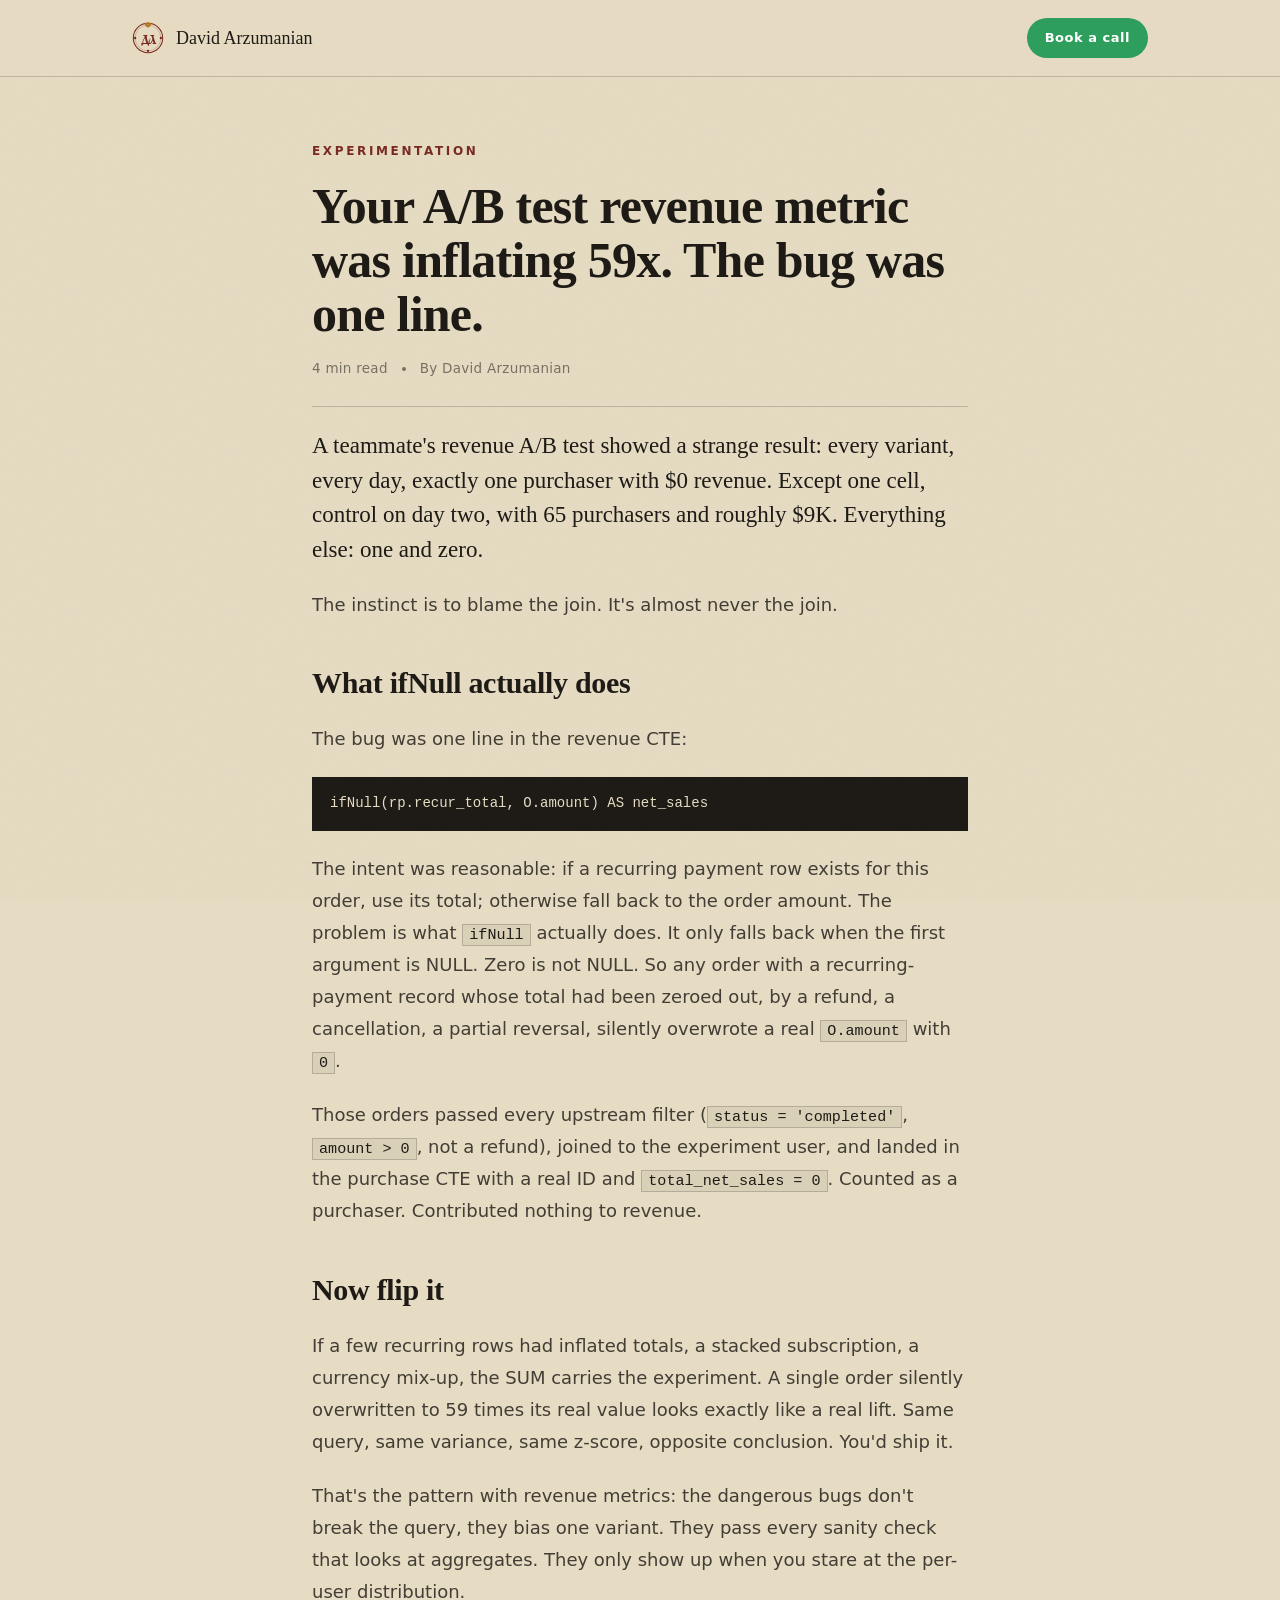
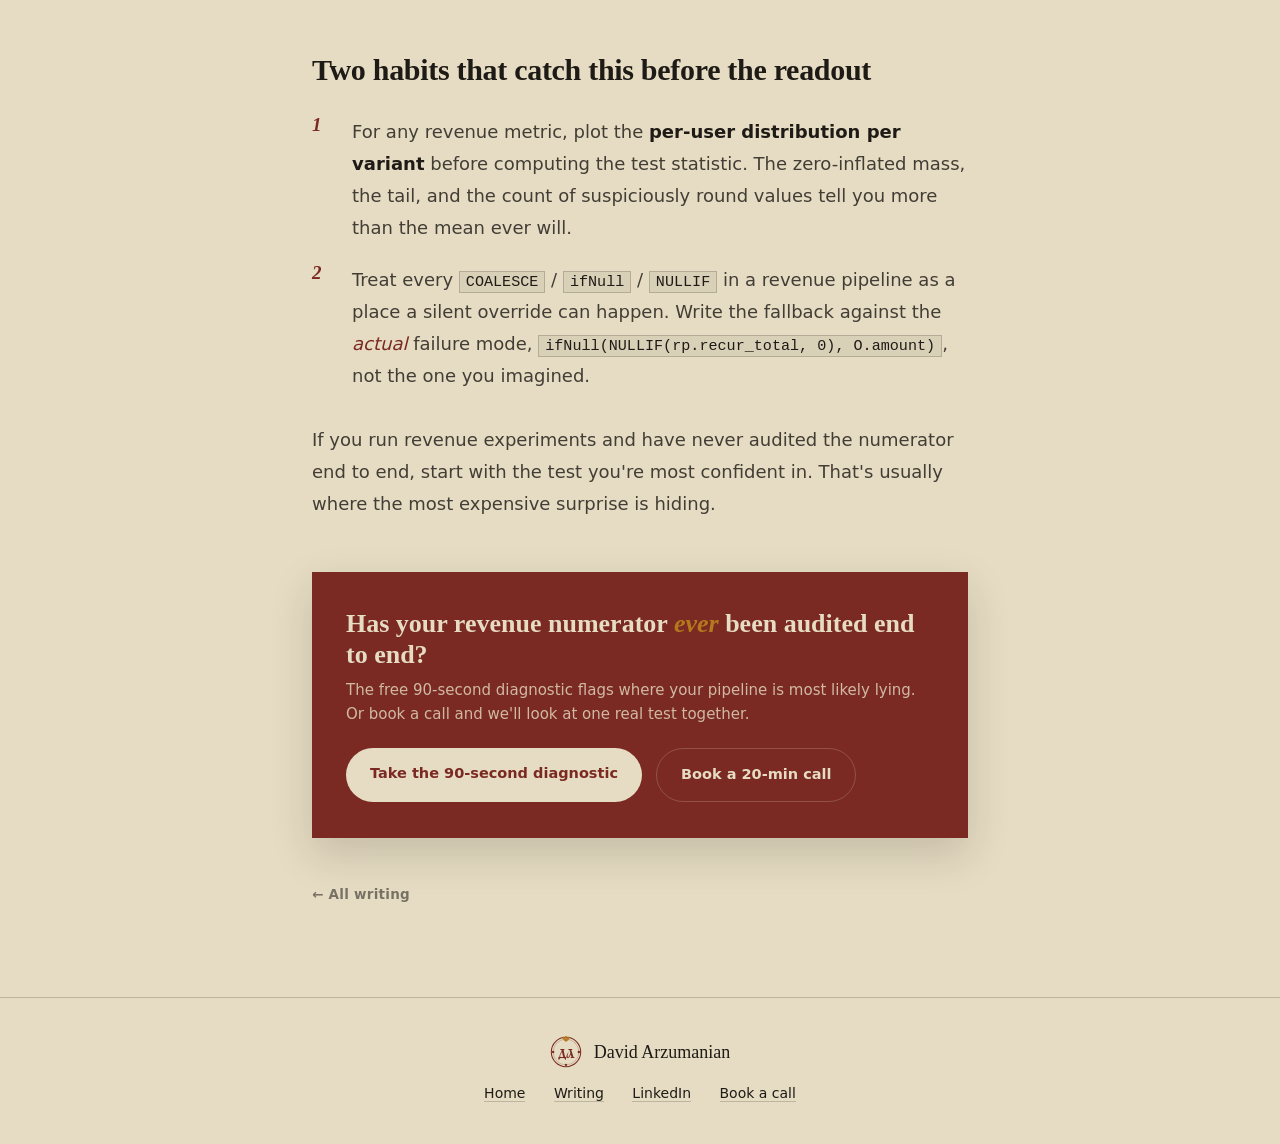
<file: writing/revenue-metric-inflating-59x.html>
<!DOCTYPE html>
<html lang="en">
<head>
<meta charset="UTF-8">
<meta name="viewport" content="width=device-width, initial-scale=1.0">
<meta http-equiv="Content-Security-Policy" content="default-src 'self'; script-src 'self' 'unsafe-inline' https://assets.calendly.com; style-src 'self' 'unsafe-inline' https://fonts.googleapis.com https://assets.calendly.com; font-src 'self' https://fonts.gstatic.com; img-src 'self' data: https://assets.calendly.com; frame-src https://calendly.com https://assets.calendly.com; connect-src 'self' https://calendly.com https://*.calendly.com; base-uri 'self'; form-action 'self'">
<meta name="referrer" content="strict-origin-when-cross-origin">
<title>Your A/B test revenue metric was inflating 59x. The bug was one line. | David Arzumanian</title>
<meta name="description" content="Every variant showed one purchaser and zero revenue, except one cell. The culprit was a single ifNull in the revenue CTE. How a silent zero-override biases one variant and survives every aggregate sanity check.">
<link rel="canonical" href="https://arzumaniandavid.com/writing/revenue-metric-inflating-59x.html">
<meta name="author" content="David Arzumanian">
<meta name="robots" content="index, follow, max-image-preview:large">
<meta property="og:type" content="article">
<meta property="og:site_name" content="David Arzumanian">
<meta property="og:url" content="https://arzumaniandavid.com/writing/revenue-metric-inflating-59x.html">
<meta property="og:title" content="Your A/B test revenue metric was inflating 59x. The bug was one line.">
<meta property="og:description" content="How a single ifNull silently biased one variant of a revenue experiment, and the two habits that catch it before the readout.">
<meta property="og:image" content="https://arzumaniandavid.com/og-image.png">
<meta name="twitter:card" content="summary_large_image">
<meta name="twitter:image" content="https://arzumaniandavid.com/og-image.png">
<link rel="icon" type="image/svg+xml" href="/favicon.svg">
<link rel="icon" type="image/png" sizes="32x32" href="/favicon-32.png">
<link rel="apple-touch-icon" sizes="180x180" href="/apple-touch-icon.png">
<link rel="preconnect" href="https://fonts.googleapis.com">
<link rel="preconnect" href="https://fonts.gstatic.com" crossorigin>
<link href="https://fonts.googleapis.com/css2?family=Ruslan+Display&family=PT+Serif:ital,wght@0,400;0,700;1,400;1,700&family=Inter:wght@400;500;600;700&display=swap" rel="stylesheet">
<link rel="stylesheet" href="/writing/article.css">
<script type="application/ld+json">
{"@context":"https://schema.org","@type":"BlogPosting","headline":"Your A/B test revenue metric was inflating 59x. The bug was one line.","description":"How a single ifNull in a revenue CTE silently biased one variant of an A/B test, survived every aggregate sanity check, and the two habits that catch this class of bug before the readout.","author":{"@type":"Person","name":"David Arzumanian","url":"https://arzumaniandavid.com/"},"publisher":{"@type":"Person","name":"David Arzumanian"},"datePublished":"2026-06-26","mainEntityOfPage":"https://arzumaniandavid.com/writing/revenue-metric-inflating-59x.html","url":"https://arzumaniandavid.com/writing/revenue-metric-inflating-59x.html","image":"https://arzumaniandavid.com/og-image.png"}
</script>
</head>
<body>
<header>
  <nav class="nav">
    <div class="mark"><a href="/" class="logo" style="--logo:32px;--logo-ink:#7A2A22;--logo-krin:#B5781C" aria-label="David Arzumanian, home"><svg viewBox="0 0 122 122" aria-hidden="true"><g fill="none" stroke="var(--logo-ink,#7A2A22)" stroke-width="4"><circle cx="61" cy="61" r="56"/><circle cx="61" cy="61" r="49" stroke-width="2" opacity=".45"/></g><g fill="none" stroke="var(--logo-krin,#B5781C)" stroke-width="4" stroke-linecap="round"><path d="M61 18 C56 13 56 6 61 2 C66 6 66 13 61 18Z"/><path d="M61 19 C54 17 49 11 51 5 C56 8 60 13 61 19"/><path d="M61 19 C68 17 73 11 71 5 C66 8 62 13 61 19"/></g><g fill="var(--logo-ink,#7A2A22)"><circle cx="12" cy="61" r="4.5"/><circle cx="110" cy="61" r="4.5"/><circle cx="61" cy="110" r="4.5"/></g></svg><span class="logo__glyph">ДА</span></a><span><a href="/">David&nbsp;Arzumanian</a></span></div>
    <a href="https://calendly.com/dkarzumanian/discovery-call?hide_gdpr_banner=1&amp;primary_color=f2c744" target="_blank" rel="noopener" class="cta-mini">Book a call</a>
  </nav>
</header>

<main>
  <article class="article">
    <div class="eyebrow">Experimentation</div>
    <h1>Your A/B test revenue metric was inflating 59x. The bug was one line.</h1>
    <div class="meta"><span>4 min read</span><span class="dot"></span><span>By David Arzumanian</span></div>

    <div class="body">
      <p class="lede">A teammate's revenue A/B test showed a strange result: every variant, every day, exactly one purchaser with $0 revenue. Except one cell, control on day two, with 65 purchasers and roughly $9K. Everything else: one and zero.</p>

      <p>The instinct is to blame the join. It's almost never the join.</p>

      <h2>What ifNull actually does</h2>
      <p>The bug was one line in the revenue CTE:</p>
      <pre><code>ifNull(rp.recur_total, O.amount) AS net_sales</code></pre>
      <p>The intent was reasonable: if a recurring payment row exists for this order, use its total; otherwise fall back to the order amount. The problem is what <code>ifNull</code> actually does. It only falls back when the first argument is NULL. Zero is not NULL. So any order with a recurring-payment record whose total had been zeroed out, by a refund, a cancellation, a partial reversal, silently overwrote a real <code>O.amount</code> with <code>0</code>.</p>
      <p>Those orders passed every upstream filter (<code>status = 'completed'</code>, <code>amount &gt; 0</code>, not a refund), joined to the experiment user, and landed in the purchase CTE with a real ID and <code>total_net_sales = 0</code>. Counted as a purchaser. Contributed nothing to revenue.</p>

      <h2>Now flip it</h2>
      <p>If a few recurring rows had inflated totals, a stacked subscription, a currency mix-up, the SUM carries the experiment. A single order silently overwritten to 59 times its real value looks exactly like a real lift. Same query, same variance, same z-score, opposite conclusion. You'd ship it.</p>
      <p>That's the pattern with revenue metrics: the dangerous bugs don't break the query, they bias one variant. They pass every sanity check that looks at aggregates. They only show up when you stare at the per-user distribution.</p>

      <h2>Two habits that catch this before the readout</h2>
      <ol>
        <li>For any revenue metric, plot the <strong>per-user distribution per variant</strong> before computing the test statistic. The zero-inflated mass, the tail, and the count of suspiciously round values tell you more than the mean ever will.</li>
        <li>Treat every <code>COALESCE</code> / <code>ifNull</code> / <code>NULLIF</code> in a revenue pipeline as a place a silent override can happen. Write the fallback against the <em>actual</em> failure mode, <code>ifNull(NULLIF(rp.recur_total, 0), O.amount)</code>, not the one you imagined.</li>
      </ol>

      <p>If you run revenue experiments and have never audited the numerator end to end, start with the test you're most confident in. That's usually where the most expensive surprise is hiding.</p>

      <div class="cta-box">
        <h3>Has your revenue numerator <em>ever</em> been audited end to end?</h3>
        <p>The free 90-second diagnostic flags where your pipeline is most likely lying. Or book a call and we'll look at one real test together.</p>
        <div class="cta-row">
          <a href="/#diagnostic" class="btn btn-primary">Take the 90-second diagnostic</a>
          <a href="https://calendly.com/dkarzumanian/discovery-call?hide_gdpr_banner=1&amp;primary_color=f2c744" target="_blank" rel="noopener" class="btn btn-ghost">Book a 20-min call</a>
        </div>
      </div>

      <a href="/writing/" class="backlink">← All writing</a>
    </div>
  </article>
</main>

<footer>
  <div class="wrap">
    <div class="mark"><a href="/" class="logo" style="--logo:32px;--logo-ink:#7A2A22;--logo-krin:#B5781C" aria-label="David Arzumanian, home"><svg viewBox="0 0 122 122" aria-hidden="true"><g fill="none" stroke="var(--logo-ink,#7A2A22)" stroke-width="4"><circle cx="61" cy="61" r="56"/><circle cx="61" cy="61" r="49" stroke-width="2" opacity=".45"/></g><g fill="none" stroke="var(--logo-krin,#B5781C)" stroke-width="4" stroke-linecap="round"><path d="M61 18 C56 13 56 6 61 2 C66 6 66 13 61 18Z"/><path d="M61 19 C54 17 49 11 51 5 C56 8 60 13 61 19"/><path d="M61 19 C68 17 73 11 71 5 C66 8 62 13 61 19"/></g><g fill="var(--logo-ink,#7A2A22)"><circle cx="12" cy="61" r="4.5"/><circle cx="110" cy="61" r="4.5"/><circle cx="61" cy="110" r="4.5"/></g></svg><span class="logo__glyph">ДА</span></a><span>David&nbsp;Arzumanian</span></div>
    <div class="links">
      <a href="/">Home</a>
      <a href="/writing/">Writing</a>
      <a href="https://www.linkedin.com/in/dkarzumanian">LinkedIn</a>
      <a href="https://calendly.com/dkarzumanian/discovery-call?hide_gdpr_banner=1&amp;primary_color=f2c744" target="_blank" rel="noopener">Book a call</a>
    </div>
  </div>
</footer>
</body>
</html>
</file>
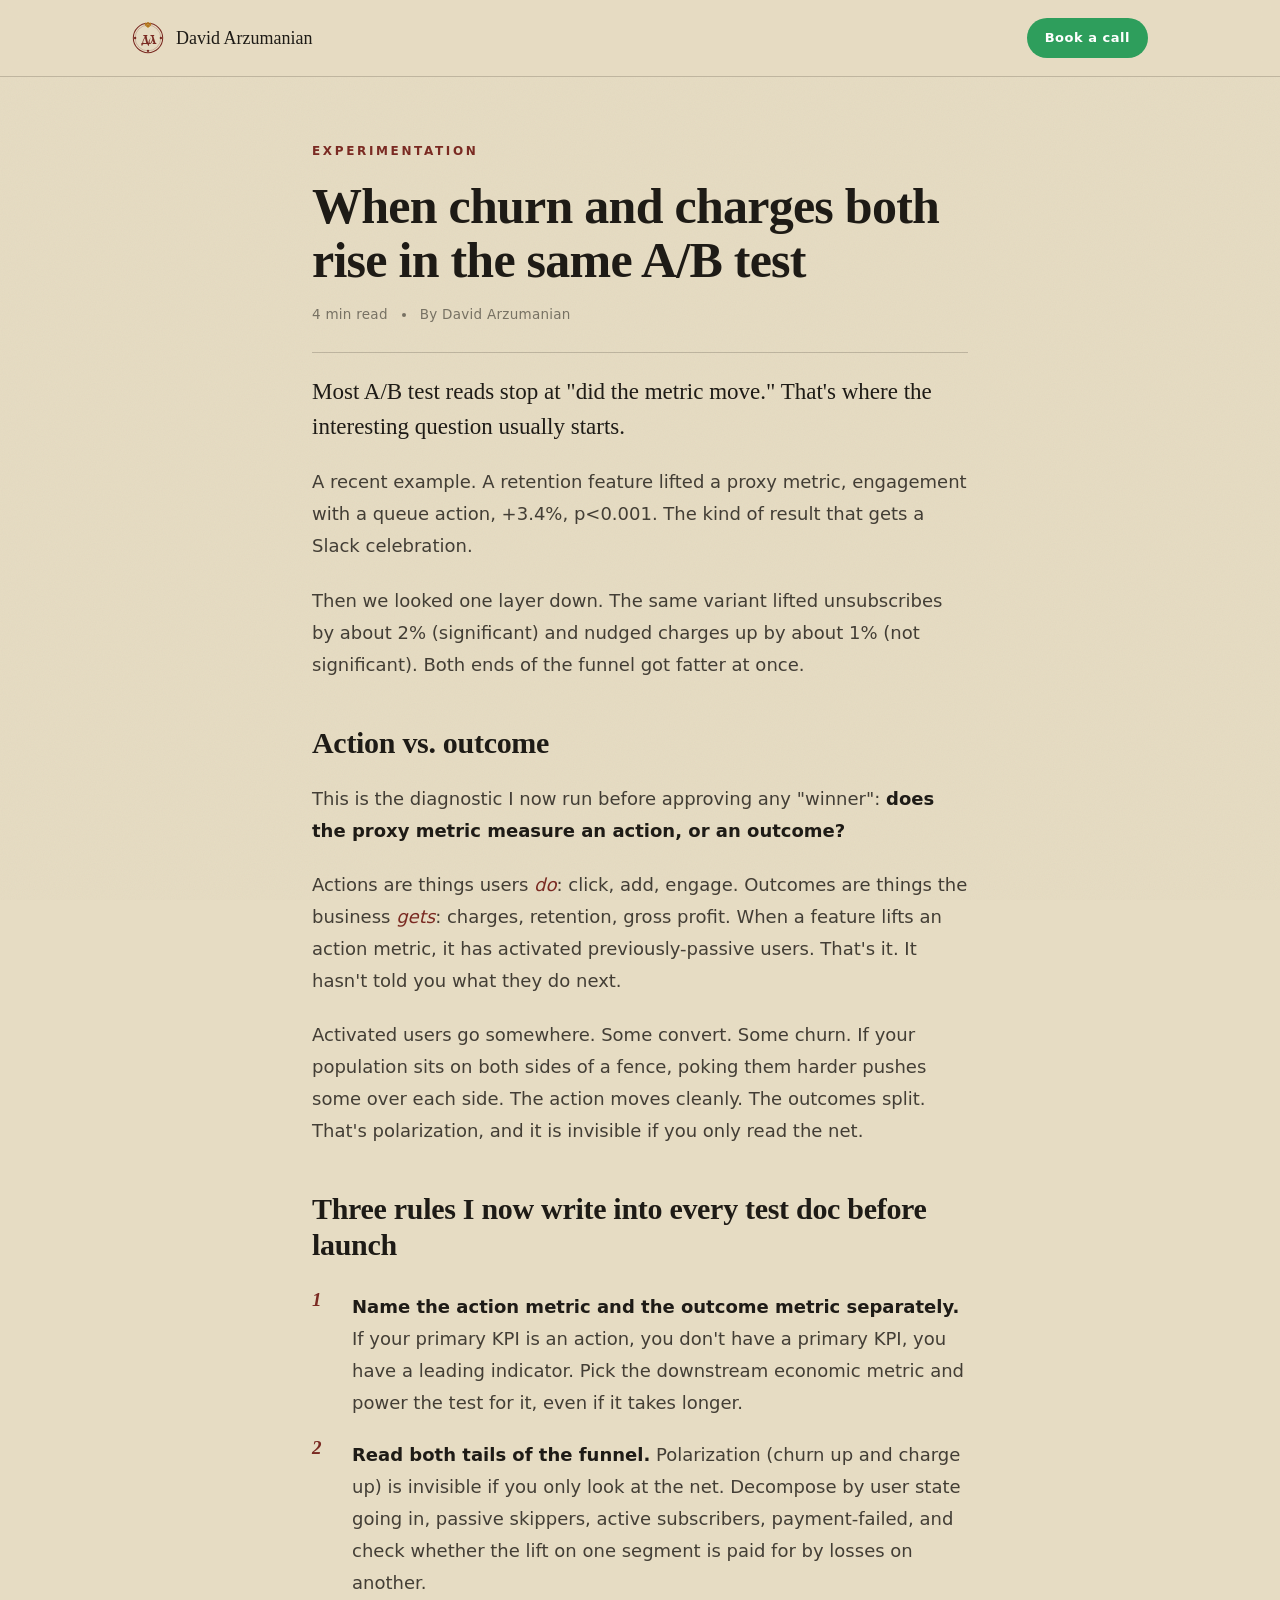
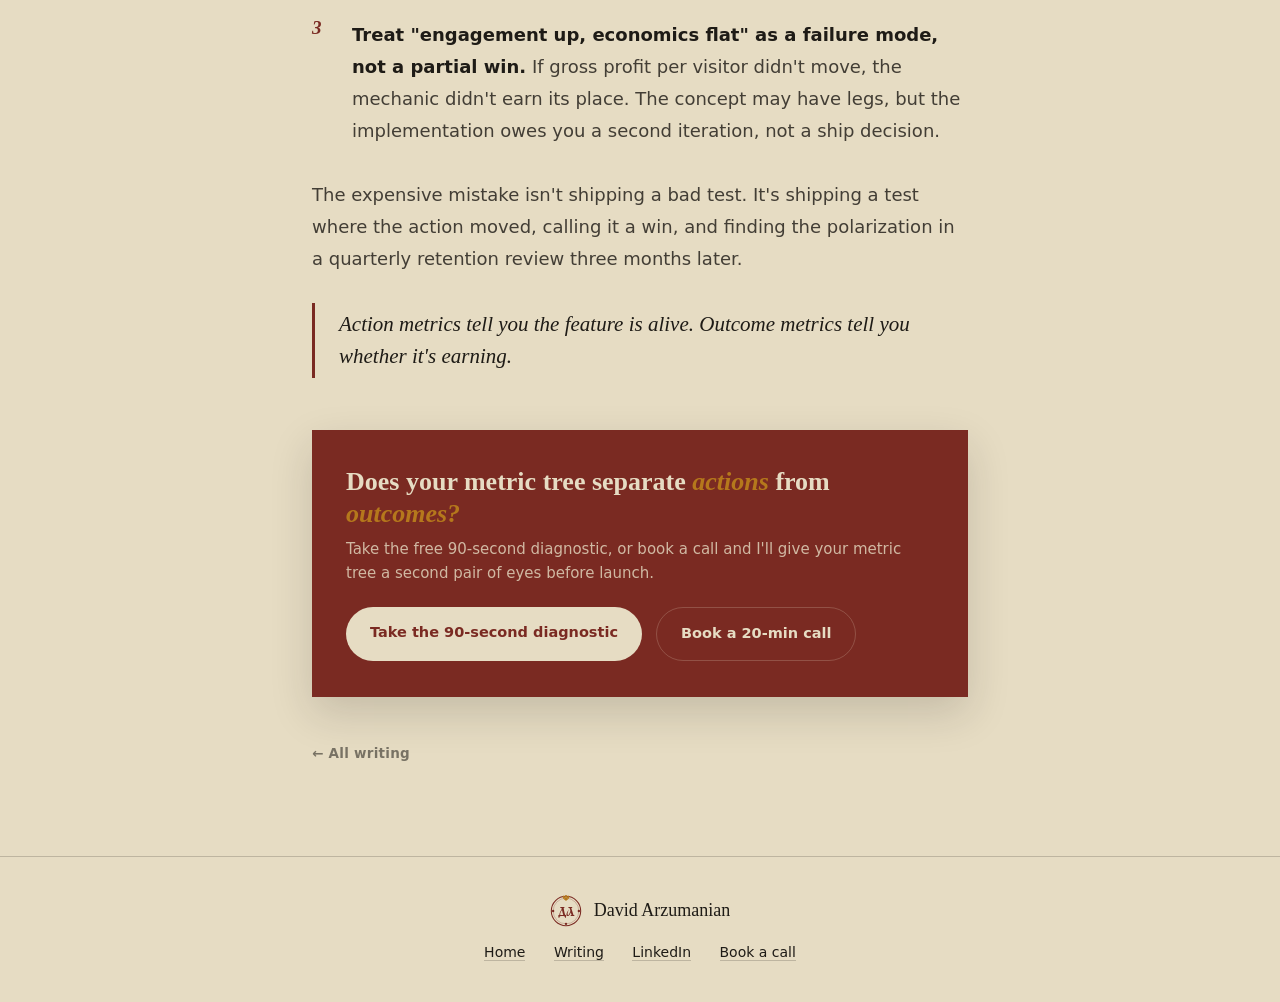
<file: writing/when-churn-and-charges-both-rise.html>
<!DOCTYPE html>
<html lang="en">
<head>
<meta charset="UTF-8">
<meta name="viewport" content="width=device-width, initial-scale=1.0">
<meta http-equiv="Content-Security-Policy" content="default-src 'self'; script-src 'self' 'unsafe-inline' https://assets.calendly.com; style-src 'self' 'unsafe-inline' https://fonts.googleapis.com https://assets.calendly.com; font-src 'self' https://fonts.gstatic.com; img-src 'self' data: https://assets.calendly.com; frame-src https://calendly.com https://assets.calendly.com; connect-src 'self' https://calendly.com https://*.calendly.com; base-uri 'self'; form-action 'self'">
<meta name="referrer" content="strict-origin-when-cross-origin">
<title>When churn and charges both rise in the same A/B test | David Arzumanian</title>
<meta name="description" content="A retention feature lifted engagement +3.4%, p<0.001 — and lifted unsubscribes and charges at the same time. Why polarization hides in the net, and the action-vs-outcome diagnostic that catches it.">
<link rel="canonical" href="https://arzumaniandavid.com/writing/when-churn-and-charges-both-rise.html">
<meta name="author" content="David Arzumanian">
<meta name="robots" content="index, follow, max-image-preview:large">
<meta property="og:type" content="article">
<meta property="og:site_name" content="David Arzumanian">
<meta property="og:url" content="https://arzumaniandavid.com/writing/when-churn-and-charges-both-rise.html">
<meta property="og:title" content="When churn and charges both rise in the same A/B test">
<meta property="og:description" content="Polarization is invisible in the net. The action-vs-outcome diagnostic that stops you shipping a 'winner' that splits your users.">
<meta property="og:image" content="https://arzumaniandavid.com/og-image.png">
<meta name="twitter:card" content="summary_large_image">
<meta name="twitter:image" content="https://arzumaniandavid.com/og-image.png">
<link rel="icon" type="image/svg+xml" href="/favicon.svg">
<link rel="icon" type="image/png" sizes="32x32" href="/favicon-32.png">
<link rel="apple-touch-icon" sizes="180x180" href="/apple-touch-icon.png">
<link rel="preconnect" href="https://fonts.googleapis.com">
<link rel="preconnect" href="https://fonts.gstatic.com" crossorigin>
<link href="https://fonts.googleapis.com/css2?family=Ruslan+Display&family=PT+Serif:ital,wght@0,400;0,700;1,400;1,700&family=Inter:wght@400;500;600;700&display=swap" rel="stylesheet">
<link rel="stylesheet" href="/writing/article.css">
<script type="application/ld+json">
{"@context":"https://schema.org","@type":"BlogPosting","headline":"When churn and charges both rise in the same A/B test","description":"A retention feature lifted an action metric and both ends of the funnel at once. The action-vs-outcome diagnostic that catches polarization before you ship a false winner.","author":{"@type":"Person","name":"David Arzumanian","url":"https://arzumaniandavid.com/"},"publisher":{"@type":"Person","name":"David Arzumanian"},"datePublished":"2026-06-26","mainEntityOfPage":"https://arzumaniandavid.com/writing/when-churn-and-charges-both-rise.html","url":"https://arzumaniandavid.com/writing/when-churn-and-charges-both-rise.html","image":"https://arzumaniandavid.com/og-image.png"}
</script>
</head>
<body>
<header>
  <nav class="nav">
    <div class="mark"><a href="/" class="logo" style="--logo:32px;--logo-ink:#7A2A22;--logo-krin:#B5781C" aria-label="David Arzumanian, home"><svg viewBox="0 0 122 122" aria-hidden="true"><g fill="none" stroke="var(--logo-ink,#7A2A22)" stroke-width="4"><circle cx="61" cy="61" r="56"/><circle cx="61" cy="61" r="49" stroke-width="2" opacity=".45"/></g><g fill="none" stroke="var(--logo-krin,#B5781C)" stroke-width="4" stroke-linecap="round"><path d="M61 18 C56 13 56 6 61 2 C66 6 66 13 61 18Z"/><path d="M61 19 C54 17 49 11 51 5 C56 8 60 13 61 19"/><path d="M61 19 C68 17 73 11 71 5 C66 8 62 13 61 19"/></g><g fill="var(--logo-ink,#7A2A22)"><circle cx="12" cy="61" r="4.5"/><circle cx="110" cy="61" r="4.5"/><circle cx="61" cy="110" r="4.5"/></g></svg><span class="logo__glyph">ДА</span></a><span><a href="/">David&nbsp;Arzumanian</a></span></div>
    <a href="https://calendly.com/dkarzumanian/discovery-call?hide_gdpr_banner=1&amp;primary_color=f2c744" target="_blank" rel="noopener" class="cta-mini">Book a call</a>
  </nav>
</header>

<main>
  <article class="article">
    <div class="eyebrow">Experimentation</div>
    <h1>When churn and charges both rise in the same A/B test</h1>
    <div class="meta"><span>4 min read</span><span class="dot"></span><span>By David Arzumanian</span></div>

    <div class="body">
      <p class="lede">Most A/B test reads stop at "did the metric move." That's where the interesting question usually starts.</p>

      <p>A recent example. A retention feature lifted a proxy metric, engagement with a queue action, +3.4%, p&lt;0.001. The kind of result that gets a Slack celebration.</p>
      <p>Then we looked one layer down. The same variant lifted unsubscribes by about 2% (significant) and nudged charges up by about 1% (not significant). Both ends of the funnel got fatter at once.</p>

      <h2>Action vs. outcome</h2>
      <p>This is the diagnostic I now run before approving any "winner": <strong>does the proxy metric measure an action, or an outcome?</strong></p>
      <p>Actions are things users <em>do</em>: click, add, engage. Outcomes are things the business <em>gets</em>: charges, retention, gross profit. When a feature lifts an action metric, it has activated previously-passive users. That's it. It hasn't told you what they do next.</p>
      <p>Activated users go somewhere. Some convert. Some churn. If your population sits on both sides of a fence, poking them harder pushes some over each side. The action moves cleanly. The outcomes split. That's polarization, and it is invisible if you only read the net.</p>

      <h2>Three rules I now write into every test doc before launch</h2>
      <ol>
        <li><strong>Name the action metric and the outcome metric separately.</strong> If your primary KPI is an action, you don't have a primary KPI, you have a leading indicator. Pick the downstream economic metric and power the test for it, even if it takes longer.</li>
        <li><strong>Read both tails of the funnel.</strong> Polarization (churn up and charge up) is invisible if you only look at the net. Decompose by user state going in, passive skippers, active subscribers, payment-failed, and check whether the lift on one segment is paid for by losses on another.</li>
        <li><strong>Treat "engagement up, economics flat" as a failure mode, not a partial win.</strong> If gross profit per visitor didn't move, the mechanic didn't earn its place. The concept may have legs, but the implementation owes you a second iteration, not a ship decision.</li>
      </ol>

      <p>The expensive mistake isn't shipping a bad test. It's shipping a test where the action moved, calling it a win, and finding the polarization in a quarterly retention review three months later.</p>
      <blockquote>Action metrics tell you the feature is alive. Outcome metrics tell you whether it's earning.</blockquote>

      <div class="cta-box">
        <h3>Does your metric tree separate <em>actions</em> from <em>outcomes?</em></h3>
        <p>Take the free 90-second diagnostic, or book a call and I'll give your metric tree a second pair of eyes before launch.</p>
        <div class="cta-row">
          <a href="/#diagnostic" class="btn btn-primary">Take the 90-second diagnostic</a>
          <a href="https://calendly.com/dkarzumanian/discovery-call?hide_gdpr_banner=1&amp;primary_color=f2c744" target="_blank" rel="noopener" class="btn btn-ghost">Book a 20-min call</a>
        </div>
      </div>

      <a href="/writing/" class="backlink">← All writing</a>
    </div>
  </article>
</main>

<footer>
  <div class="wrap">
    <div class="mark"><a href="/" class="logo" style="--logo:32px;--logo-ink:#7A2A22;--logo-krin:#B5781C" aria-label="David Arzumanian, home"><svg viewBox="0 0 122 122" aria-hidden="true"><g fill="none" stroke="var(--logo-ink,#7A2A22)" stroke-width="4"><circle cx="61" cy="61" r="56"/><circle cx="61" cy="61" r="49" stroke-width="2" opacity=".45"/></g><g fill="none" stroke="var(--logo-krin,#B5781C)" stroke-width="4" stroke-linecap="round"><path d="M61 18 C56 13 56 6 61 2 C66 6 66 13 61 18Z"/><path d="M61 19 C54 17 49 11 51 5 C56 8 60 13 61 19"/><path d="M61 19 C68 17 73 11 71 5 C66 8 62 13 61 19"/></g><g fill="var(--logo-ink,#7A2A22)"><circle cx="12" cy="61" r="4.5"/><circle cx="110" cy="61" r="4.5"/><circle cx="61" cy="110" r="4.5"/></g></svg><span class="logo__glyph">ДА</span></a><span>David&nbsp;Arzumanian</span></div>
    <div class="links">
      <a href="/">Home</a>
      <a href="/writing/">Writing</a>
      <a href="https://www.linkedin.com/in/dkarzumanian">LinkedIn</a>
      <a href="https://calendly.com/dkarzumanian/discovery-call?hide_gdpr_banner=1&amp;primary_color=f2c744" target="_blank" rel="noopener">Book a call</a>
    </div>
  </div>
</footer>
</body>
</html>
</file>
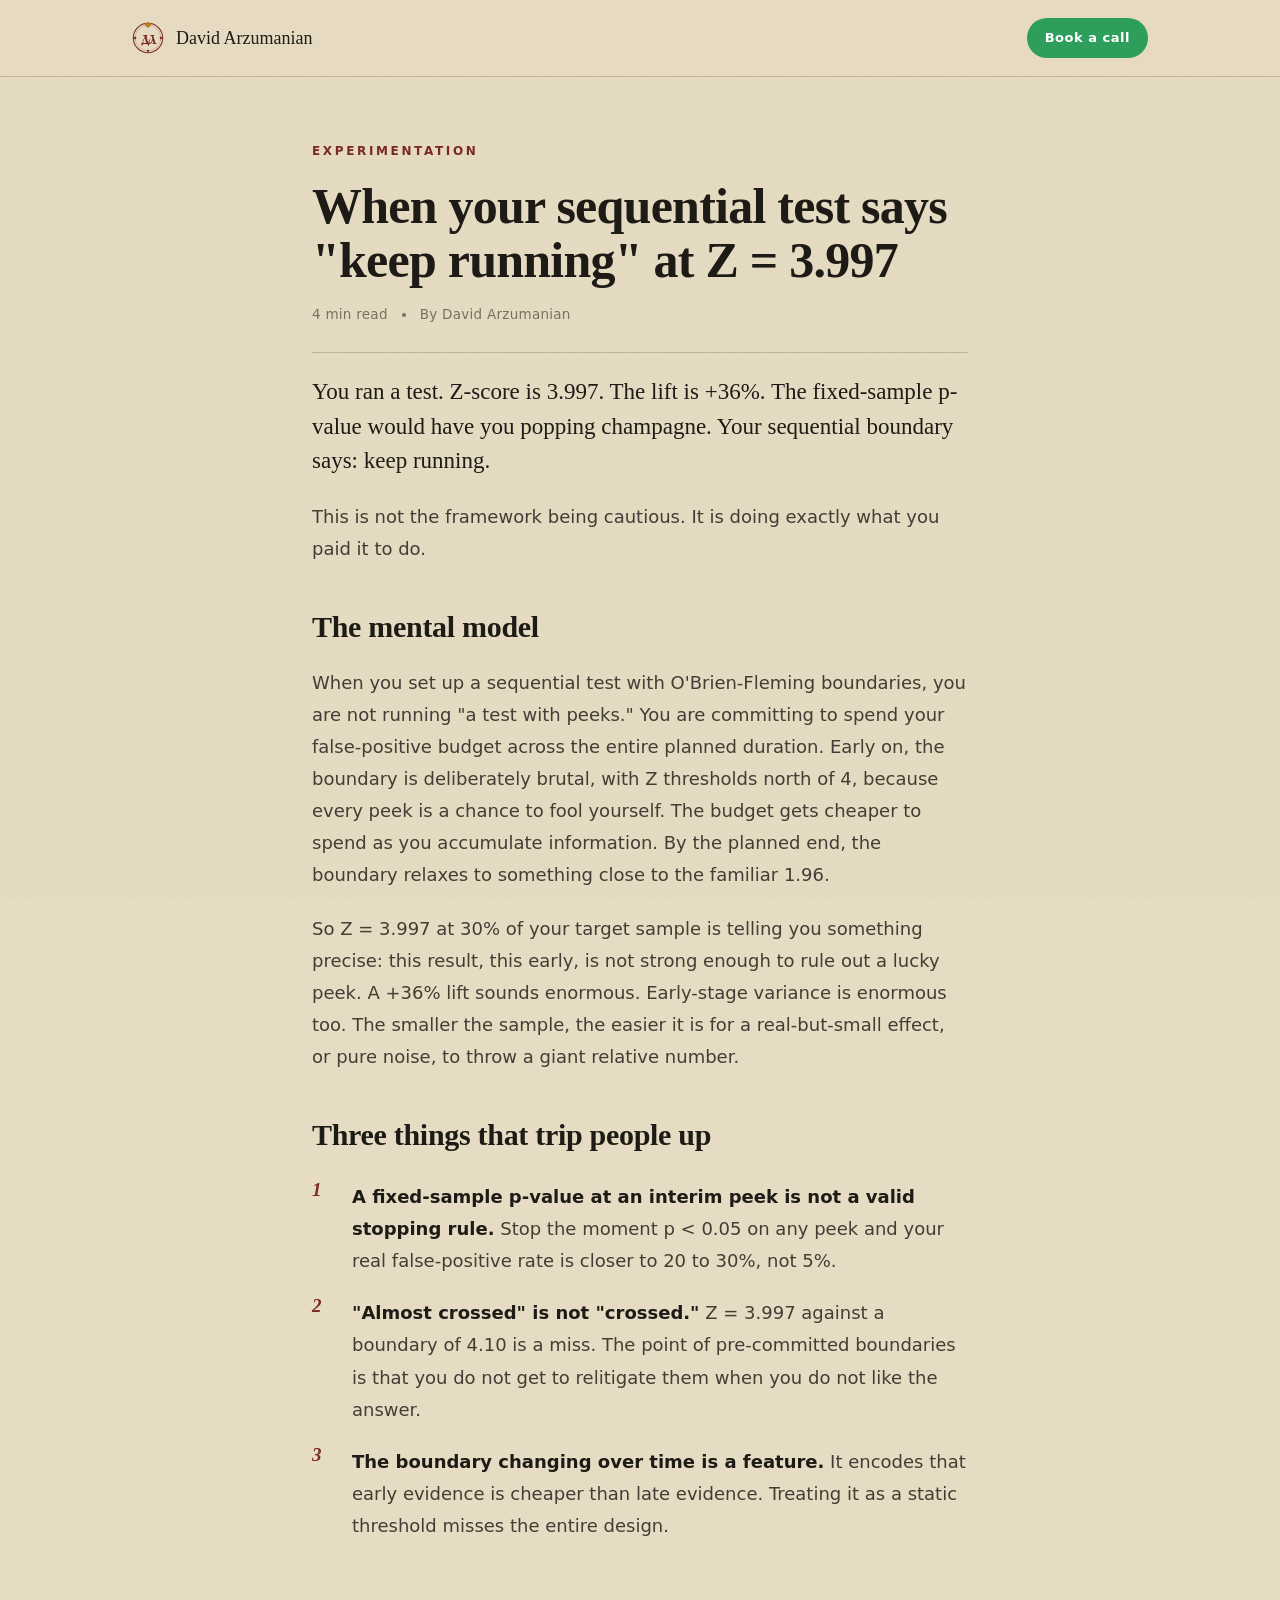
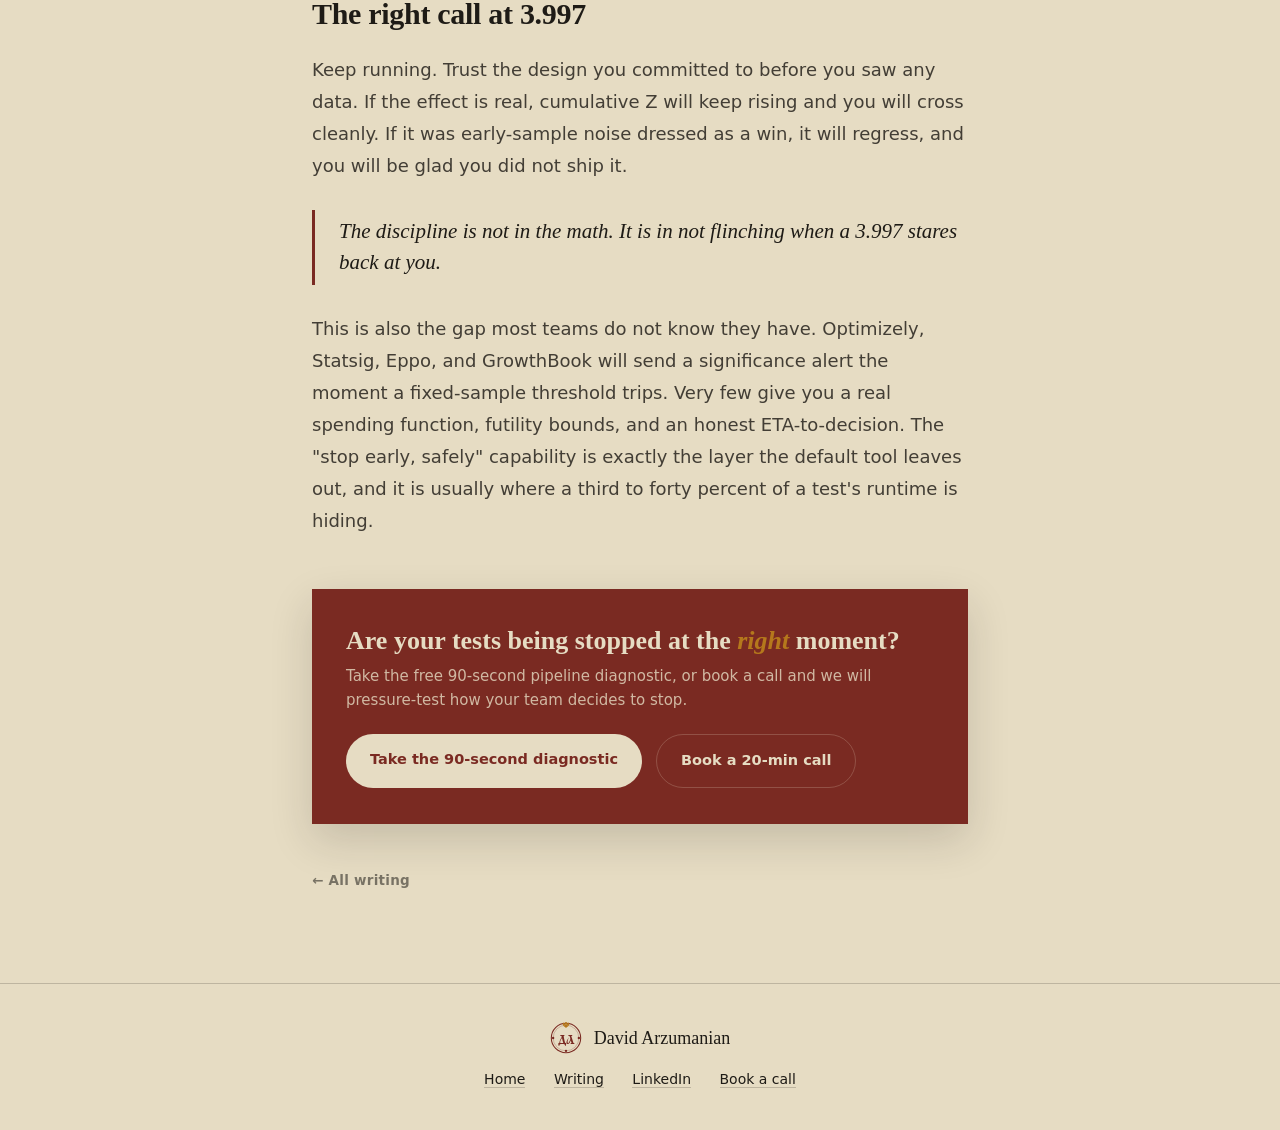
<file: writing/when-sequential-testing-says-keep-running.html>
<!DOCTYPE html>
<html lang="en">
<head>
<meta charset="UTF-8">
<meta name="viewport" content="width=device-width, initial-scale=1.0">
<meta http-equiv="Content-Security-Policy" content="default-src 'self'; script-src 'self' 'unsafe-inline' https://assets.calendly.com; style-src 'self' 'unsafe-inline' https://fonts.googleapis.com https://assets.calendly.com; font-src 'self' https://fonts.gstatic.com; img-src 'self' data: https://assets.calendly.com; frame-src https://calendly.com https://assets.calendly.com; connect-src 'self' https://calendly.com https://*.calendly.com; base-uri 'self'; form-action 'self'">
<meta name="referrer" content="strict-origin-when-cross-origin">
<title>When your sequential test says "keep running" at Z = 3.997 | David Arzumanian</title>
<meta name="description" content="A +36% lift and a 3.997 Z-score, and your sequential boundary still says keep running. Why that's the O'Brien-Fleming design working as paid for, not the framework being timid.">
<link rel="canonical" href="https://arzumaniandavid.com/writing/when-sequential-testing-says-keep-running.html">
<meta name="author" content="David Arzumanian">
<meta name="robots" content="index, follow, max-image-preview:large">
<meta property="og:type" content="article">
<meta property="og:site_name" content="David Arzumanian">
<meta property="og:url" content="https://arzumaniandavid.com/writing/when-sequential-testing-says-keep-running.html">
<meta property="og:title" content="When your sequential test says &quot;keep running&quot; at Z = 3.997">
<meta property="og:description" content="Why a 3.997 Z-score and a +36% lift can still mean keep running — O'Brien-Fleming boundaries, explained.">
<meta property="og:image" content="https://arzumaniandavid.com/og-image.png">
<meta name="twitter:card" content="summary_large_image">
<meta name="twitter:image" content="https://arzumaniandavid.com/og-image.png">
<link rel="icon" type="image/svg+xml" href="/favicon.svg">
<link rel="icon" type="image/png" sizes="32x32" href="/favicon-32.png">
<link rel="apple-touch-icon" sizes="180x180" href="/apple-touch-icon.png">
<link rel="preconnect" href="https://fonts.googleapis.com">
<link rel="preconnect" href="https://fonts.gstatic.com" crossorigin>
<link href="https://fonts.googleapis.com/css2?family=Ruslan+Display&family=PT+Serif:ital,wght@0,400;0,700;1,400;1,700&family=Inter:wght@400;500;600;700&display=swap" rel="stylesheet">
<link rel="stylesheet" href="/writing/article.css">
<script type="application/ld+json">
{"@context":"https://schema.org","@type":"BlogPosting","headline":"When your sequential test says keep running at Z = 3.997","description":"Why a 3.997 Z-score and a +36% lift can still mean keep running. O'Brien-Fleming sequential boundaries explained, and the discipline of not flinching at an interim peek.","author":{"@type":"Person","name":"David Arzumanian","url":"https://arzumaniandavid.com/"},"publisher":{"@type":"Person","name":"David Arzumanian"},"datePublished":"2026-06-26","mainEntityOfPage":"https://arzumaniandavid.com/writing/when-sequential-testing-says-keep-running.html","url":"https://arzumaniandavid.com/writing/when-sequential-testing-says-keep-running.html","image":"https://arzumaniandavid.com/og-image.png"}
</script>
</head>
<body>
<header>
  <nav class="nav">
    <div class="mark"><a href="/" class="logo" style="--logo:32px;--logo-ink:#7A2A22;--logo-krin:#B5781C" aria-label="David Arzumanian, home"><svg viewBox="0 0 122 122" aria-hidden="true"><g fill="none" stroke="var(--logo-ink,#7A2A22)" stroke-width="4"><circle cx="61" cy="61" r="56"/><circle cx="61" cy="61" r="49" stroke-width="2" opacity=".45"/></g><g fill="none" stroke="var(--logo-krin,#B5781C)" stroke-width="4" stroke-linecap="round"><path d="M61 18 C56 13 56 6 61 2 C66 6 66 13 61 18Z"/><path d="M61 19 C54 17 49 11 51 5 C56 8 60 13 61 19"/><path d="M61 19 C68 17 73 11 71 5 C66 8 62 13 61 19"/></g><g fill="var(--logo-ink,#7A2A22)"><circle cx="12" cy="61" r="4.5"/><circle cx="110" cy="61" r="4.5"/><circle cx="61" cy="110" r="4.5"/></g></svg><span class="logo__glyph">ДА</span></a><span><a href="/">David&nbsp;Arzumanian</a></span></div>
    <a href="https://calendly.com/dkarzumanian/discovery-call?hide_gdpr_banner=1&amp;primary_color=f2c744" target="_blank" rel="noopener" class="cta-mini">Book a call</a>
  </nav>
</header>

<main>
  <article class="article">
    <div class="eyebrow">Experimentation</div>
    <h1>When your sequential test says "keep running" at Z = 3.997</h1>
    <div class="meta"><span>4 min read</span><span class="dot"></span><span>By David Arzumanian</span></div>

    <div class="body">
      <p class="lede">You ran a test. Z-score is 3.997. The lift is +36%. The fixed-sample p-value would have you popping champagne. Your sequential boundary says: keep running.</p>

      <p>This is not the framework being cautious. It is doing exactly what you paid it to do.</p>

      <h2>The mental model</h2>
      <p>When you set up a sequential test with O'Brien-Fleming boundaries, you are not running "a test with peeks." You are committing to spend your false-positive budget across the entire planned duration. Early on, the boundary is deliberately brutal, with Z thresholds north of 4, because every peek is a chance to fool yourself. The budget gets cheaper to spend as you accumulate information. By the planned end, the boundary relaxes to something close to the familiar 1.96.</p>
      <p>So Z = 3.997 at 30% of your target sample is telling you something precise: this result, this early, is not strong enough to rule out a lucky peek. A +36% lift sounds enormous. Early-stage variance is enormous too. The smaller the sample, the easier it is for a real-but-small effect, or pure noise, to throw a giant relative number.</p>

      <h2>Three things that trip people up</h2>
      <ol>
        <li><strong>A fixed-sample p-value at an interim peek is not a valid stopping rule.</strong> Stop the moment p &lt; 0.05 on any peek and your real false-positive rate is closer to 20 to 30%, not 5%.</li>
        <li><strong>"Almost crossed" is not "crossed."</strong> Z = 3.997 against a boundary of 4.10 is a miss. The point of pre-committed boundaries is that you do not get to relitigate them when you do not like the answer.</li>
        <li><strong>The boundary changing over time is a feature.</strong> It encodes that early evidence is cheaper than late evidence. Treating it as a static threshold misses the entire design.</li>
      </ol>

      <h2>The right call at 3.997</h2>
      <p>Keep running. Trust the design you committed to before you saw any data. If the effect is real, cumulative Z will keep rising and you will cross cleanly. If it was early-sample noise dressed as a win, it will regress, and you will be glad you did not ship it.</p>
      <blockquote>The discipline is not in the math. It is in not flinching when a 3.997 stares back at you.</blockquote>
      <p>This is also the gap most teams do not know they have. Optimizely, Statsig, Eppo, and GrowthBook will send a significance alert the moment a fixed-sample threshold trips. Very few give you a real spending function, futility bounds, and an honest ETA-to-decision. The "stop early, safely" capability is exactly the layer the default tool leaves out, and it is usually where a third to forty percent of a test's runtime is hiding.</p>

      <div class="cta-box">
        <h3>Are your tests being stopped at the <em>right</em> moment?</h3>
        <p>Take the free 90-second pipeline diagnostic, or book a call and we will pressure-test how your team decides to stop.</p>
        <div class="cta-row">
          <a href="/#diagnostic" class="btn btn-primary">Take the 90-second diagnostic</a>
          <a href="https://calendly.com/dkarzumanian/discovery-call?hide_gdpr_banner=1&amp;primary_color=f2c744" target="_blank" rel="noopener" class="btn btn-ghost">Book a 20-min call</a>
        </div>
      </div>

      <a href="/writing/" class="backlink">← All writing</a>
    </div>
  </article>
</main>

<footer>
  <div class="wrap">
    <div class="mark"><a href="/" class="logo" style="--logo:32px;--logo-ink:#7A2A22;--logo-krin:#B5781C" aria-label="David Arzumanian, home"><svg viewBox="0 0 122 122" aria-hidden="true"><g fill="none" stroke="var(--logo-ink,#7A2A22)" stroke-width="4"><circle cx="61" cy="61" r="56"/><circle cx="61" cy="61" r="49" stroke-width="2" opacity=".45"/></g><g fill="none" stroke="var(--logo-krin,#B5781C)" stroke-width="4" stroke-linecap="round"><path d="M61 18 C56 13 56 6 61 2 C66 6 66 13 61 18Z"/><path d="M61 19 C54 17 49 11 51 5 C56 8 60 13 61 19"/><path d="M61 19 C68 17 73 11 71 5 C66 8 62 13 61 19"/></g><g fill="var(--logo-ink,#7A2A22)"><circle cx="12" cy="61" r="4.5"/><circle cx="110" cy="61" r="4.5"/><circle cx="61" cy="110" r="4.5"/></g></svg><span class="logo__glyph">ДА</span></a><span>David&nbsp;Arzumanian</span></div>
    <div class="links">
      <a href="/">Home</a>
      <a href="/writing/">Writing</a>
      <a href="https://www.linkedin.com/in/dkarzumanian">LinkedIn</a>
      <a href="https://calendly.com/dkarzumanian/discovery-call?hide_gdpr_banner=1&amp;primary_color=f2c744" target="_blank" rel="noopener">Book a call</a>
    </div>
  </div>
</footer>
</body>
</html>
</file>
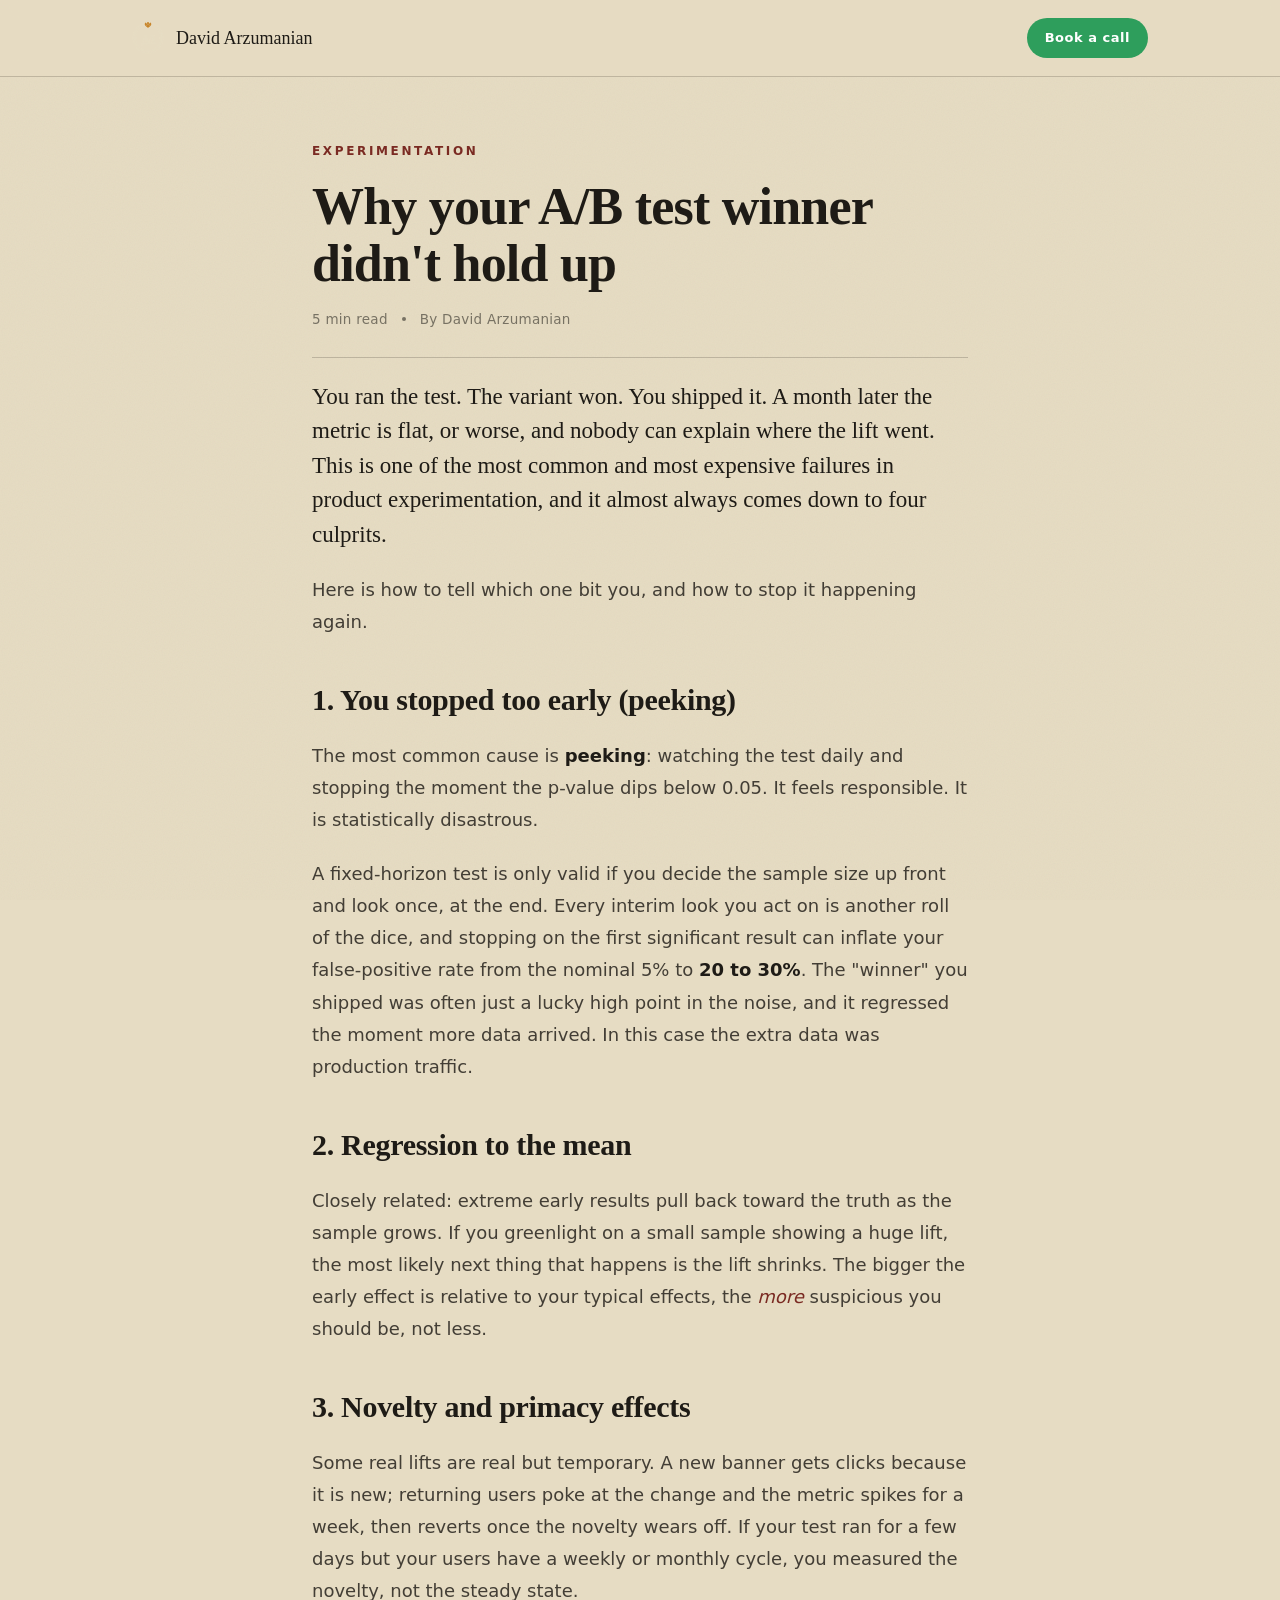
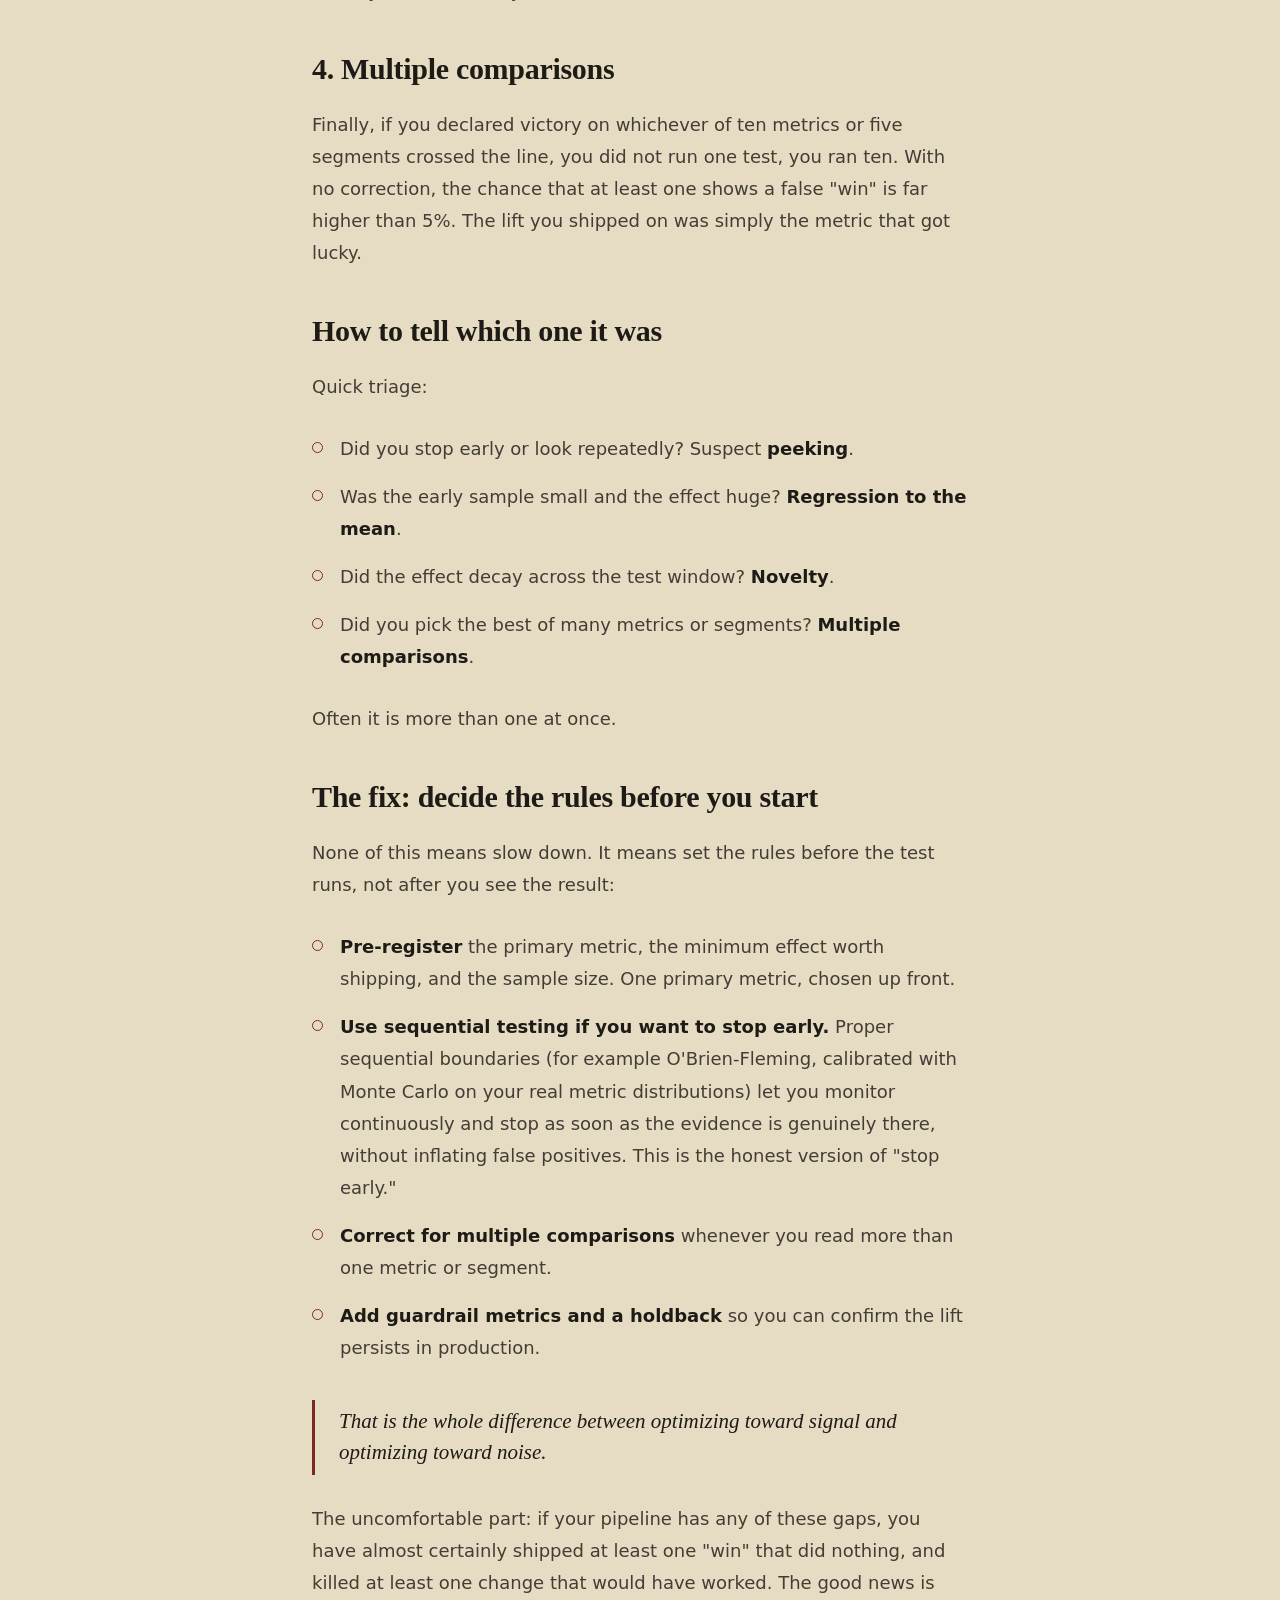
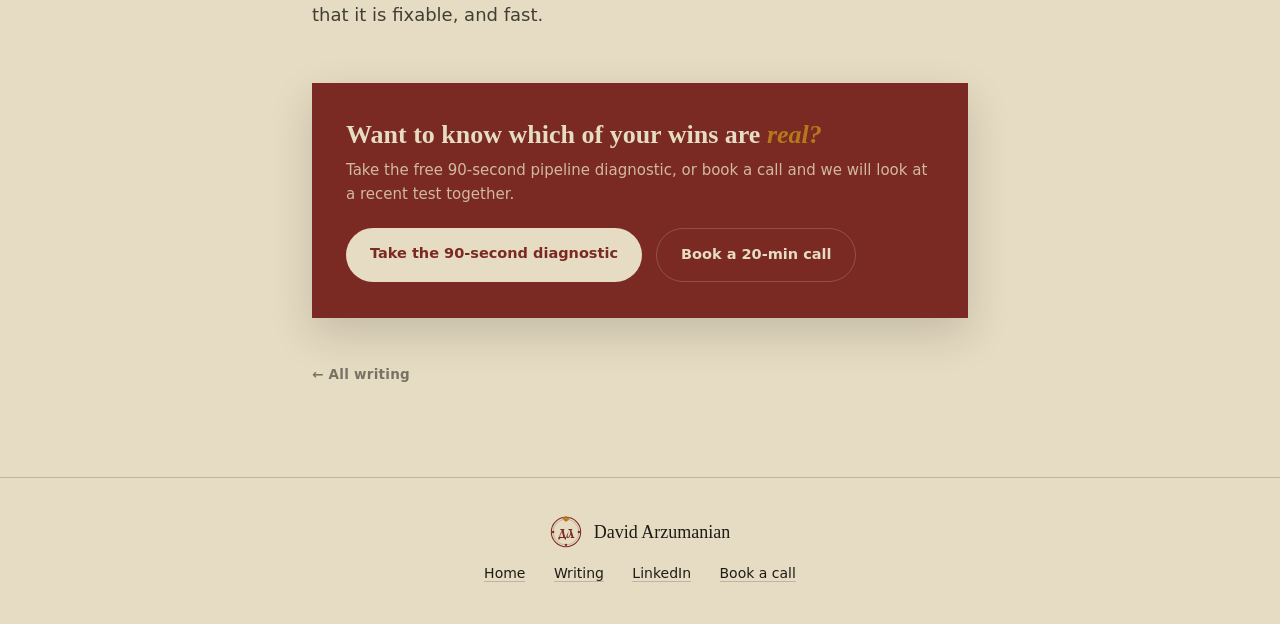
<file: writing/why-your-ab-test-winner-didnt-hold-up.html>
<!DOCTYPE html>
<html lang="en">
<head>
<meta charset="UTF-8">
<meta name="viewport" content="width=device-width, initial-scale=1.0">
<meta http-equiv="Content-Security-Policy" content="default-src 'self'; script-src 'self' 'unsafe-inline' https://assets.calendly.com; style-src 'self' 'unsafe-inline' https://fonts.googleapis.com https://assets.calendly.com; font-src 'self' https://fonts.gstatic.com; img-src 'self' data: https://assets.calendly.com; frame-src https://calendly.com https://assets.calendly.com; connect-src 'self' https://calendly.com https://*.calendly.com; base-uri 'self'; form-action 'self'">
<meta name="referrer" content="strict-origin-when-cross-origin">
<title>Why your A/B test winner didn't hold up | David Arzumanian</title>
<meta name="description" content="You shipped a winning variant and the lift vanished. The four reasons A/B test winners fade — peeking, regression to the mean, novelty effects, multiple comparisons — and how to stop it.">
<link rel="canonical" href="https://arzumaniandavid.com/writing/why-your-ab-test-winner-didnt-hold-up.html">
<meta name="author" content="David Arzumanian">
<meta name="robots" content="index, follow, max-image-preview:large">
<meta property="og:type" content="article">
<meta property="og:site_name" content="David Arzumanian">
<meta property="og:url" content="https://arzumaniandavid.com/writing/why-your-ab-test-winner-didnt-hold-up.html">
<meta property="og:title" content="Why your A/B test winner didn't hold up">
<meta property="og:description" content="The four reasons A/B test winners fade after launch, and how to stop shipping on noise.">
<meta property="og:image" content="https://arzumaniandavid.com/og-image.png">
<meta name="twitter:card" content="summary_large_image">
<meta name="twitter:title" content="Why your A/B test winner didn't hold up">
<meta name="twitter:description" content="The four reasons A/B test winners fade after launch, and how to stop shipping on noise.">
<meta name="twitter:image" content="https://arzumaniandavid.com/og-image.png">
<link rel="icon" type="image/svg+xml" href="/favicon.svg">
<link rel="icon" type="image/png" sizes="32x32" href="/favicon-32.png">
<link rel="apple-touch-icon" sizes="180x180" href="/apple-touch-icon.png">
<link rel="preconnect" href="https://fonts.googleapis.com">
<link rel="preconnect" href="https://fonts.gstatic.com" crossorigin>
<link href="https://fonts.googleapis.com/css2?family=Ruslan+Display&family=PT+Serif:ital,wght@0,400;0,700;1,400;1,700&family=Inter:wght@400;500;600;700&display=swap" rel="stylesheet">
<script type="application/ld+json">
{"@context":"https://schema.org","@type":"BlogPosting","headline":"Why your A/B test winner didn't hold up","description":"The four reasons A/B test winners fade after launch — peeking, regression to the mean, novelty effects, multiple comparisons — and how to stop it.","author":{"@type":"Person","name":"David Arzumanian","url":"https://arzumaniandavid.com/"},"publisher":{"@type":"Person","name":"David Arzumanian"},"datePublished":"2026-06-26","mainEntityOfPage":"https://arzumaniandavid.com/writing/why-your-ab-test-winner-didnt-hold-up.html","url":"https://arzumaniandavid.com/writing/why-your-ab-test-winner-didnt-hold-up.html","image":"https://arzumaniandavid.com/og-image.png"}
</script>
<style>
  @font-face{font-family:'Cyrillic Old';src:url('/fonts/cyrillic-old.woff2') format('woff2'),url('/fonts/cyrillic-old.otf') format('opentype');font-weight:400;font-style:normal;font-display:swap;}
  :root{
    /* ── Natural-dye brand tokens (Phase 1) ── */
    --parchment:#E6DCC3; --parchment-deep:#DDCFB0; --panel-warm:#EFE7D5;
    --oxblood:#7A2A22; --iron:#1E1B16; --ochre:#B5781C; --pine:#36473A;
    --oxblood-soft:rgba(122,42,34,.08); --line-strong:rgba(30,27,22,.38);
    /* ── Legacy palette (still referenced until Phase 4 recolor) ── */
    --burgundy:#1E1B16; --paper:#E6DCC3; --panel:#EFE7D5;
    --ink:#1E1B16; --ink-dim:rgba(30,27,22,.82); --ink-meta:rgba(30,27,22,.55);
    --line:rgba(30,27,22,.2); --accent:#7A2A22; --gold:#7A2A22;
    --cta:#2E9E5C; --cta-deep:#23814A; --cta-ink:#FFFFFF;
    --display:'Cyrillic Old','Ruslan Display','PT Serif',Georgia,serif;
    --serif:'PT Serif',Georgia,serif; --sans:'Inter',system-ui,sans-serif;
  }
  .logo{position:relative;display:inline-block;width:var(--logo,32px);height:var(--logo,32px);flex:none}
  .logo svg{position:absolute;inset:0;width:100%;height:100%}
  .logo__glyph{position:absolute;inset:0;display:flex;align-items:center;justify-content:center;font-family:var(--display);font-weight:400;color:var(--logo-ink,#7A2A22);font-size:calc(var(--logo,32px) * .40);letter-spacing:-.04em;line-height:1;padding-top:.04em}
  *{margin:0;padding:0;box-sizing:border-box}
  html{scroll-behavior:smooth}
  body{background:var(--parchment);color:var(--iron);font-family:var(--sans);-webkit-font-smoothing:antialiased;line-height:1.7}
  a{color:var(--accent);text-decoration:none;border-bottom:1px solid rgba(122,42,34,.28)}
  a:hover{border-color:var(--accent)}
  /* header */
  header{position:sticky;top:0;z-index:30;background:rgba(230,220,195,.92);backdrop-filter:blur(8px);border-bottom:1px solid var(--line)}
  .nav{max-width:1080px;margin:0 auto;padding:18px 32px;display:flex;align-items:center;justify-content:space-between}
  .mark{display:flex;align-items:center;gap:12px;font-family:var(--serif);font-size:18px;color:var(--ink)}
  .mark a{color:var(--ink);border:0}
  .cta-mini{font-family:var(--sans);font-size:13px;font-weight:600;letter-spacing:.04em;color:var(--cta-ink);background:var(--cta);padding:9px 18px;border-radius:999px;border:0;transition:transform .2s ease, box-shadow .2s ease}
  .cta-mini:hover{transform:translateY(-1px);box-shadow:0 6px 22px rgba(46,158,92,.32)}
  /* article */
  .article{max-width:720px;margin:0 auto;padding:64px 32px 40px}
  .eyebrow{font-size:12px;font-weight:700;letter-spacing:.22em;text-transform:uppercase;color:var(--accent)}
  .article h1{font-family:var(--serif);font-weight:700;font-size:clamp(34px,5.4vw,52px);line-height:1.08;letter-spacing:-.015em;margin:18px 0 16px;color:var(--ink)}
  .meta{font-size:13.5px;color:var(--ink-meta);font-weight:500;letter-spacing:.02em;display:flex;gap:14px;align-items:center;border-bottom:1px solid var(--line);padding-bottom:26px;margin-bottom:8px}
  .meta .dot{width:4px;height:4px;border-radius:50%;background:var(--ink-meta)}
  .body{font-size:18px;line-height:1.78;color:var(--ink-dim)}
  .body p{margin:22px 0}
  .body h2{font-family:var(--serif);font-weight:700;font-size:clamp(23px,3.4vw,30px);line-height:1.2;letter-spacing:-.01em;color:var(--ink);margin:44px 0 6px}
  .body strong{color:var(--ink);font-weight:600}
  .body em{color:var(--accent);font-style:italic}
  .body ul{margin:18px 0;padding-left:0;list-style:none}
  .body li{position:relative;padding:8px 0 8px 28px}
  .body li::before{content:"";position:absolute;left:0;top:17px;width:9px;height:9px;border:1.5px solid var(--accent);border-radius:50%}
  .body blockquote{margin:28px 0;padding:6px 0 6px 24px;border-left:3px solid var(--gold);font-family:var(--serif);font-style:italic;font-size:21px;line-height:1.5;color:var(--ink)}
  .lede{font-family:var(--serif);font-size:clamp(20px,2.6vw,23px);line-height:1.5;color:var(--ink);font-weight:400;margin:26px 0 8px}
  /* end CTA */
  .cta-box{margin:52px 0 8px;background:var(--oxblood);border-radius:0;padding:36px 34px;color:#E6DCC3;box-shadow:0 16px 40px rgba(30,27,22,.16)}
  .cta-box h3{font-family:var(--serif);font-weight:700;font-size:26px;line-height:1.2;color:#E6DCC3;margin-bottom:8px}
  .cta-box h3 em{font-style:italic;color:var(--ochre)}
  .cta-box p{font-size:15px;color:rgba(230,220,195,.8);margin:0 0 22px;line-height:1.6}
  .cta-row{display:flex;gap:14px;flex-wrap:wrap}
  .btn{font-weight:600;font-size:14.5px;text-decoration:none;padding:13px 24px;border-radius:999px;border:0;transition:transform .2s ease, box-shadow .2s ease}
  .btn-primary{background:var(--parchment);color:var(--oxblood)}
  .btn-primary:hover{transform:translateY(-2px);box-shadow:0 10px 28px rgba(122,42,34,.32)}
  .btn-ghost{border:1.5px solid rgba(230,220,195,.22);color:#E6DCC3}
  .btn-ghost:hover{border-color:var(--gold);color:var(--gold)}
  .backlink{display:inline-block;margin:36px 0 0;font-size:13.5px;font-weight:600;letter-spacing:.02em;color:var(--ink-meta);border:0}
  .backlink:hover{color:var(--accent)}
  /* footer */
  footer{border-top:1px solid var(--line);padding:38px 0;text-align:center;margin-top:48px}
  footer .mark{justify-content:center;color:var(--ink);margin-bottom:14px}
  footer .mark a{color:var(--ink)}
  footer .links{font-size:14px;color:var(--ink-meta)}
  footer .links a{color:var(--ink);margin:0 12px;border-bottom:1px solid var(--line)}
  footer .links a:hover{color:var(--accent);border-color:var(--accent)}
  @media(max-width:760px){.nav{padding:16px 22px}.article{padding:44px 22px 32px}}

/* paper grain (Phase 4) */
body::before{content:"";position:fixed;inset:0;pointer-events:none;z-index:0;opacity:.05;mix-blend-mode:multiply;background-image:url("data:image/svg+xml,%3Csvg xmlns='http://www.w3.org/2000/svg' width='160' height='160'%3E%3Cfilter id='n'%3E%3CfeTurbulence type='fractalNoise' baseFrequency='0.85' numOctaves='2' stitchTiles='stitch'/%3E%3C/filter%3E%3Crect width='100%25' height='100%25' filter='url(%23n)'/%3E%3C/svg%3E")}
body>*{position:relative;z-index:1}
</style>
</head>
<body>
<header>
  <nav class="nav">
    <div class="mark"><a href="/" class="logo" style="--logo:32px;--logo-ink:#E6DCC3;--logo-krin:#C8852B" aria-label="David Arzumanian, home"><svg viewBox="0 0 122 122" aria-hidden="true"><g fill="none" stroke="var(--logo-ink,#7A2A22)" stroke-width="4"><circle cx="61" cy="61" r="56"/><circle cx="61" cy="61" r="49" stroke-width="2" opacity=".45"/></g><g fill="none" stroke="var(--logo-krin,#B5781C)" stroke-width="4" stroke-linecap="round"><path d="M61 18 C56 13 56 6 61 2 C66 6 66 13 61 18Z"/><path d="M61 19 C54 17 49 11 51 5 C56 8 60 13 61 19"/><path d="M61 19 C68 17 73 11 71 5 C66 8 62 13 61 19"/></g><g fill="var(--logo-ink,#7A2A22)"><circle cx="12" cy="61" r="4.5"/><circle cx="110" cy="61" r="4.5"/><circle cx="61" cy="110" r="4.5"/></g></svg><span class="logo__glyph">ДА</span></a><span><a href="/">David&nbsp;Arzumanian</a></span></div>
    <a href="https://calendly.com/dkarzumanian/discovery-call?hide_gdpr_banner=1&amp;primary_color=f2c744" target="_blank" rel="noopener" class="cta-mini">Book a call</a>
  </nav>
</header>

<main>
  <article class="article">
    <div class="eyebrow">Experimentation</div>
    <h1>Why your A/B test winner didn't hold up</h1>
    <div class="meta"><span>5 min read</span><span class="dot"></span><span>By David Arzumanian</span></div>

    <div class="body">
      <p class="lede">You ran the test. The variant won. You shipped it. A month later the metric is flat, or worse, and nobody can explain where the lift went. This is one of the most common and most expensive failures in product experimentation, and it almost always comes down to four culprits.</p>

      <p>Here is how to tell which one bit you, and how to stop it happening again.</p>

      <h2>1. You stopped too early (peeking)</h2>
      <p>The most common cause is <strong>peeking</strong>: watching the test daily and stopping the moment the p-value dips below 0.05. It feels responsible. It is statistically disastrous.</p>
      <p>A fixed-horizon test is only valid if you decide the sample size up front and look once, at the end. Every interim look you act on is another roll of the dice, and stopping on the first significant result can inflate your false-positive rate from the nominal 5% to <strong>20 to 30%</strong>. The "winner" you shipped was often just a lucky high point in the noise, and it regressed the moment more data arrived. In this case the extra data was production traffic.</p>

      <h2>2. Regression to the mean</h2>
      <p>Closely related: extreme early results pull back toward the truth as the sample grows. If you greenlight on a small sample showing a huge lift, the most likely next thing that happens is the lift shrinks. The bigger the early effect is relative to your typical effects, the <em>more</em> suspicious you should be, not less.</p>

      <h2>3. Novelty and primacy effects</h2>
      <p>Some real lifts are real but temporary. A new banner gets clicks because it is new; returning users poke at the change and the metric spikes for a week, then reverts once the novelty wears off. If your test ran for a few days but your users have a weekly or monthly cycle, you measured the novelty, not the steady state.</p>

      <h2>4. Multiple comparisons</h2>
      <p>Finally, if you declared victory on whichever of ten metrics or five segments crossed the line, you did not run one test, you ran ten. With no correction, the chance that at least one shows a false "win" is far higher than 5%. The lift you shipped on was simply the metric that got lucky.</p>

      <h2>How to tell which one it was</h2>
      <p>Quick triage:</p>
      <ul>
        <li>Did you stop early or look repeatedly? Suspect <strong>peeking</strong>.</li>
        <li>Was the early sample small and the effect huge? <strong>Regression to the mean</strong>.</li>
        <li>Did the effect decay across the test window? <strong>Novelty</strong>.</li>
        <li>Did you pick the best of many metrics or segments? <strong>Multiple comparisons</strong>.</li>
      </ul>
      <p>Often it is more than one at once.</p>

      <h2>The fix: decide the rules before you start</h2>
      <p>None of this means slow down. It means set the rules before the test runs, not after you see the result:</p>
      <ul>
        <li><strong>Pre-register</strong> the primary metric, the minimum effect worth shipping, and the sample size. One primary metric, chosen up front.</li>
        <li><strong>Use sequential testing if you want to stop early.</strong> Proper sequential boundaries (for example O'Brien-Fleming, calibrated with Monte Carlo on your real metric distributions) let you monitor continuously and stop as soon as the evidence is genuinely there, without inflating false positives. This is the honest version of "stop early."</li>
        <li><strong>Correct for multiple comparisons</strong> whenever you read more than one metric or segment.</li>
        <li><strong>Add guardrail metrics and a holdback</strong> so you can confirm the lift persists in production.</li>
      </ul>
      <blockquote>That is the whole difference between optimizing toward signal and optimizing toward noise.</blockquote>

      <p>The uncomfortable part: if your pipeline has any of these gaps, you have almost certainly shipped at least one "win" that did nothing, and killed at least one change that would have worked. The good news is that it is fixable, and fast.</p>

      <div class="cta-box">
        <h3>Want to know which of your wins are <em>real?</em></h3>
        <p>Take the free 90-second pipeline diagnostic, or book a call and we will look at a recent test together.</p>
        <div class="cta-row">
          <a href="/#diagnostic" class="btn btn-primary">Take the 90-second diagnostic</a>
          <a href="https://calendly.com/dkarzumanian/discovery-call?hide_gdpr_banner=1&amp;primary_color=f2c744" target="_blank" rel="noopener" class="btn btn-ghost">Book a 20-min call</a>
        </div>
      </div>

      <a href="/writing/" class="backlink">← All writing</a>
    </div>
  </article>
</main>

<footer>
  <div class="wrap">
    <div class="mark"><a href="/" class="logo" style="--logo:32px;--logo-ink:#7A2A22;--logo-krin:#B5781C" aria-label="David Arzumanian, home"><svg viewBox="0 0 122 122" aria-hidden="true"><g fill="none" stroke="var(--logo-ink,#7A2A22)" stroke-width="4"><circle cx="61" cy="61" r="56"/><circle cx="61" cy="61" r="49" stroke-width="2" opacity=".45"/></g><g fill="none" stroke="var(--logo-krin,#B5781C)" stroke-width="4" stroke-linecap="round"><path d="M61 18 C56 13 56 6 61 2 C66 6 66 13 61 18Z"/><path d="M61 19 C54 17 49 11 51 5 C56 8 60 13 61 19"/><path d="M61 19 C68 17 73 11 71 5 C66 8 62 13 61 19"/></g><g fill="var(--logo-ink,#7A2A22)"><circle cx="12" cy="61" r="4.5"/><circle cx="110" cy="61" r="4.5"/><circle cx="61" cy="110" r="4.5"/></g></svg><span class="logo__glyph">ДА</span></a><span>David&nbsp;Arzumanian</span></div>
    <div class="links">
      <a href="/">Home</a>
      <a href="/writing/">Writing</a>
      <a href="https://www.linkedin.com/in/dkarzumanian">LinkedIn</a>
      <a href="https://calendly.com/dkarzumanian/discovery-call?hide_gdpr_banner=1&amp;primary_color=f2c744" target="_blank" rel="noopener">Book a call</a>
    </div>
  </div>
</footer>
</body>
</html>
</file>
<file: writing/article.css>
@font-face{font-family:'Cyrillic Old';src:url('/fonts/cyrillic-old.woff2') format('woff2'),url('/fonts/cyrillic-old.otf') format('opentype');font-weight:400;font-style:normal;font-display:swap;}
:root{
  /* ── Natural-dye brand tokens (Phase 1) ── */
  --parchment:#E6DCC3; --parchment-deep:#DDCFB0; --panel-warm:#EFE7D5;
  --oxblood:#7A2A22; --iron:#1E1B16; --ochre:#B5781C; --pine:#36473A;
  --oxblood-soft:rgba(122,42,34,.08); --line-strong:rgba(30,27,22,.38);
  /* ── Legacy palette (still referenced until Phase 4 recolor) ── */
  --burgundy:#1E1B16; --paper:#E6DCC3; --panel:#EFE7D5;
  --ink:#1E1B16; --ink-dim:rgba(30,27,22,.82); --ink-meta:rgba(30,27,22,.55);
  --line:rgba(30,27,22,.2); --accent:#7A2A22; --gold:#7A2A22;
  --cta:#2E9E5C; --cta-deep:#23814A; --cta-ink:#FFFFFF;
  --display:'Cyrillic Old','Ruslan Display','PT Serif',Georgia,serif;
  --serif:'PT Serif',Georgia,serif; --sans:'Inter',system-ui,sans-serif;
}
/* ── ДА monogram (shared with homepage) ── */
.logo{position:relative;display:inline-block;width:var(--logo,32px);height:var(--logo,32px);flex:none}
.logo svg{position:absolute;inset:0;width:100%;height:100%}
.logo__glyph{position:absolute;inset:0;display:flex;align-items:center;justify-content:center;font-family:var(--display);font-weight:400;color:var(--logo-ink,#7A2A22);font-size:calc(var(--logo,32px) * .40);letter-spacing:-.04em;line-height:1;padding-top:.04em}
*{margin:0;padding:0;box-sizing:border-box}
html{scroll-behavior:smooth}
body{background:var(--parchment);color:var(--iron);font-family:var(--sans);-webkit-font-smoothing:antialiased;line-height:1.7}
a{color:var(--accent);text-decoration:none;border-bottom:1px solid rgba(122,42,34,.28)}
a:hover{border-color:var(--accent)}
/* header */
header{position:sticky;top:0;z-index:30;background:rgba(230,220,195,.92);backdrop-filter:blur(8px);border-bottom:1px solid var(--line)}
.nav{max-width:1080px;margin:0 auto;padding:18px 32px;display:flex;align-items:center;justify-content:space-between}
.mark{display:flex;align-items:center;gap:12px;font-family:var(--serif);font-size:18px;color:var(--ink)}
.mark a{color:var(--ink);border:0}
.cta-mini{font-family:var(--sans);font-size:13px;font-weight:600;letter-spacing:.04em;color:var(--cta-ink);background:var(--cta);padding:9px 18px;border-radius:999px;border:0;transition:transform .2s ease, box-shadow .2s ease}
.cta-mini:hover{transform:translateY(-1px);box-shadow:0 6px 22px rgba(46,158,92,.32)}
/* hub */
.wrap{max-width:880px;margin:0 auto;padding:0 32px}
.head{padding:72px 0 16px}
.eyebrow{font-size:12px;font-weight:700;letter-spacing:.22em;text-transform:uppercase;color:var(--accent)}
.head h1{font-family:var(--serif);font-weight:700;font-size:clamp(38px,6vw,60px);line-height:1.05;letter-spacing:-.02em;margin:16px 0 14px;color:var(--ink)}
.head h1 em{font-style:italic;color:var(--accent)}
.head p{font-size:18px;color:var(--ink-dim);max-width:58ch;line-height:1.65}
.list{padding:40px 0 8px;border-top:1px solid var(--line);margin-top:36px}
.post{display:block;padding:30px 0;border-bottom:1px solid var(--line);transition:padding-left .25s ease}
.post:hover{padding-left:8px}
.post .cat{font-size:11.5px;font-weight:700;letter-spacing:.18em;text-transform:uppercase;color:var(--accent)}
.post h2{font-family:var(--serif);font-weight:700;font-size:clamp(23px,3.2vw,30px);line-height:1.15;letter-spacing:-.01em;color:var(--ink);margin:8px 0 8px}
.post p{font-size:16px;color:var(--ink-dim);max-width:64ch;line-height:1.6}
.post .more{display:inline-block;margin-top:12px;font-size:13px;font-weight:600;letter-spacing:.02em;color:var(--accent)}
.soon{padding:34px 0 0;font-size:15px;color:var(--ink-meta);font-style:italic;font-family:var(--serif)}
/* article */
.article{max-width:720px;margin:0 auto;padding:64px 32px 40px}
.article h1{font-family:var(--serif);font-weight:700;font-size:clamp(33px,5.2vw,50px);line-height:1.08;letter-spacing:-.015em;margin:18px 0 16px;color:var(--ink)}
.meta{font-size:13.5px;color:var(--ink-meta);font-weight:500;letter-spacing:.02em;display:flex;gap:14px;align-items:center;border-bottom:1px solid var(--line);padding-bottom:26px;margin-bottom:8px}
.meta .dot{width:4px;height:4px;border-radius:50%;background:var(--ink-meta)}
.body{font-size:18px;line-height:1.78;color:var(--ink-dim)}
.body p{margin:22px 0}
.body h2{font-family:var(--serif);font-weight:700;font-size:clamp(23px,3.4vw,30px);line-height:1.2;letter-spacing:-.01em;color:var(--ink);margin:44px 0 6px}
.body strong{color:var(--ink);font-weight:600}
.body em{color:var(--accent);font-style:italic}
.body code{font-family:ui-monospace,SFMono-Regular,Menlo,monospace;font-size:.84em;background:rgba(30,27,22,.06);border:1px solid var(--line);border-radius:0;padding:1px 6px;color:var(--ink)}
.body pre{background:var(--burgundy);color:#E6DCC3;border-radius:0;padding:16px 18px;overflow-x:auto;margin:22px 0;font-size:14px;line-height:1.55}
.body pre code{background:none;border:0;color:#E6DCC3;padding:0;font-size:14px}
.body ul{margin:18px 0;padding-left:0;list-style:none}
.body ol{margin:18px 0;padding-left:0;list-style:none;counter-reset:n}
.body ul li{position:relative;padding:8px 0 8px 28px}
.body ul li::before{content:"";position:absolute;left:0;top:17px;width:9px;height:9px;border:1.5px solid var(--accent);border-radius:50%}
.body ol li{position:relative;padding:10px 0 10px 40px;counter-increment:n}
.body ol li::before{content:counter(n);position:absolute;left:0;top:9px;font-family:var(--serif);font-style:italic;font-weight:700;font-size:19px;color:var(--accent);line-height:1}
.body blockquote{margin:28px 0;padding:6px 0 6px 24px;border-left:3px solid var(--gold);font-family:var(--serif);font-style:italic;font-size:21px;line-height:1.5;color:var(--ink)}
.lede{font-family:var(--serif);font-size:clamp(20px,2.6vw,23px);line-height:1.5;color:var(--ink);font-weight:400;margin:26px 0 8px}
.cta-box{margin:52px 0 8px;background:var(--oxblood);border-radius:0;padding:36px 34px;color:#E6DCC3;box-shadow:0 16px 40px rgba(30,27,22,.16)}
.cta-box h3{font-family:var(--serif);font-weight:700;font-size:26px;line-height:1.2;color:#E6DCC3;margin-bottom:8px}
.cta-box h3 em{font-style:italic;color:var(--ochre)}
.cta-box p{font-size:15px;color:rgba(230,220,195,.8);margin:0 0 22px;line-height:1.6}
.cta-row{display:flex;gap:14px;flex-wrap:wrap}
.btn{font-weight:600;font-size:14.5px;text-decoration:none;padding:13px 24px;border-radius:999px;border:0;transition:transform .2s ease, box-shadow .2s ease}
.btn-primary{background:var(--parchment);color:var(--oxblood)}
.btn-primary:hover{transform:translateY(-2px);box-shadow:0 10px 28px rgba(122,42,34,.32)}
.btn-ghost{border:1.5px solid rgba(230,220,195,.22);color:#E6DCC3}
.btn-ghost:hover{border-color:var(--gold);color:var(--gold)}
.backlink{display:inline-block;margin:36px 0 0;font-size:13.5px;font-weight:600;letter-spacing:.02em;color:var(--ink-meta);border:0}
.backlink:hover{color:var(--accent)}
/* footer */
footer{border-top:1px solid var(--line);padding:38px 0;text-align:center;margin-top:48px}
footer .mark{justify-content:center;color:var(--ink);margin-bottom:14px}
footer .mark a{color:var(--ink)}
footer .links{font-size:14px;color:var(--ink-meta)}
footer .links a{color:var(--ink);margin:0 12px;border-bottom:1px solid var(--line)}
footer .links a:hover{color:var(--accent);border-color:var(--accent)}
@media(max-width:760px){.nav{padding:16px 22px}.article{padding:44px 22px 32px}.head{padding:48px 0 8px}}

/* paper grain (Phase 4) */
body::before{content:"";position:fixed;inset:0;pointer-events:none;z-index:0;opacity:.05;mix-blend-mode:multiply;background-image:url("data:image/svg+xml,%3Csvg xmlns='http://www.w3.org/2000/svg' width='160' height='160'%3E%3Cfilter id='n'%3E%3CfeTurbulence type='fractalNoise' baseFrequency='0.85' numOctaves='2' stitchTiles='stitch'/%3E%3C/filter%3E%3Crect width='100%25' height='100%25' filter='url(%23n)'/%3E%3C/svg%3E")}
body>*{position:relative;z-index:1}
</file>
